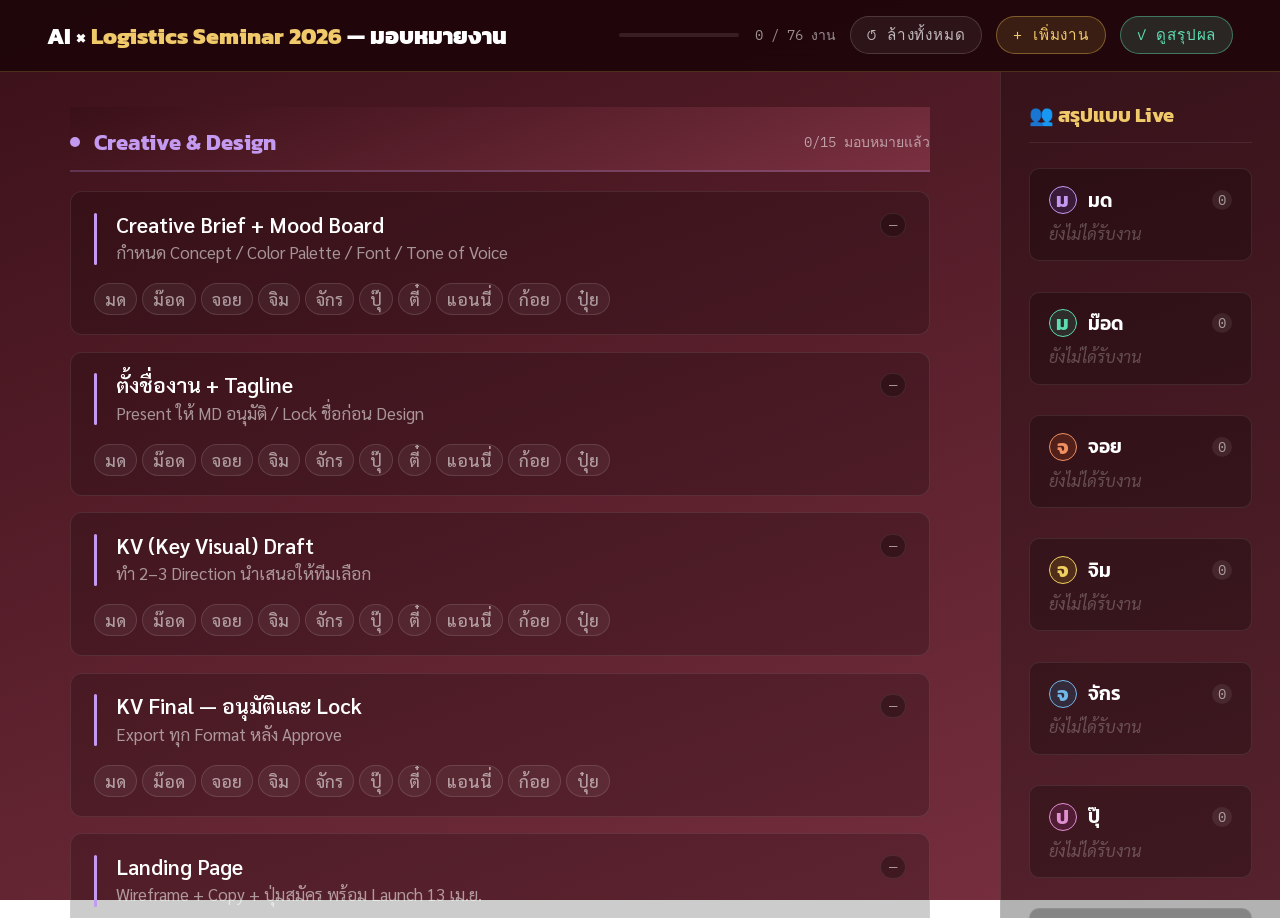
<file: index.html>
<!DOCTYPE html>
<html lang="th">
<head>
<meta charset="UTF-8">
<meta name="viewport" content="width=device-width, initial-scale=1.0">
<title>AI × Logistics — มอบหมายงาน</title>
<link href="https://fonts.googleapis.com/css2?family=Kanit:wght@300;400;500;600;700;800&family=Sarabun:wght@300;400;500;600;700&family=IBM+Plex+Mono:wght@400;600&display=swap" rel="stylesheet">
<style>
:root {
  --bg1: #3a1018;
  --bg2: #7a3040;
  --gold: #d4a843;
  --gold-light: #f0c96a;
  --surface: rgba(0,0,0,0.25);
  --border: rgba(255,255,255,0.09);
  --dim: rgba(255,255,255,0.55);
  --c-creative:  #c49af0;
  --c-speaker:   #5edcb0;
  --c-logistics: #f09060;
  --c-sales:     #f0d060;
  --c-meeting:   #70b8e8;
  --c-venue:     #e090d0;
}
* { margin:0; padding:0; box-sizing:border-box; }
html { font-size: 23.4px; }
body {
  font-family: 'Sarabun', sans-serif;
  background: linear-gradient(160deg, var(--bg1) 0%, var(--bg2) 100%);
  background-attachment: fixed;
  color: #fff;
  min-height: 100vh;
}

/* ── TOPBAR ── */
.topbar {
  position: sticky; top: 0; z-index: 50;
  display: flex; align-items: center; justify-content: space-between;
  padding: 0.7rem 2rem;
  background: rgba(30,6,10,0.92);
  backdrop-filter: blur(16px);
  border-bottom: 1px solid rgba(212,168,67,0.25);
  gap: 1rem;
}
.top-brand { font-family:'Kanit',sans-serif; font-weight:800; font-size:1rem; }
.top-brand span { color: var(--gold-light); }
.top-actions { display:flex; gap:0.6rem; align-items:center; }

.btn {
  font-family:'IBM Plex Mono',monospace; font-size:0.65rem; letter-spacing:0.8px;
  padding: 6px 16px; border-radius:100px; cursor:pointer; transition: all 0.18s;
  border: 1px solid;
}
.btn-ghost { background:rgba(255,255,255,0.06); border-color:rgba(255,255,255,0.15); color:rgba(255,255,255,0.7); }
.btn-ghost:hover { background:rgba(255,255,255,0.12); color:#fff; }
.btn-gold { background:rgba(212,168,67,0.15); border-color:rgba(212,168,67,0.45); color:var(--gold-light); }
.btn-gold:hover { background:rgba(212,168,67,0.28); }
.btn-green { background:rgba(94,220,176,0.15); border-color:rgba(94,220,176,0.45); color:#5edcb0; }
.btn-green:hover { background:rgba(94,220,176,0.28); }

/* progress bar */
.progress-wrap {
  display:flex; align-items:center; gap:0.7rem;
  font-family:'IBM Plex Mono',monospace; font-size:0.6rem; color:var(--dim);
}
.progress-bar { width:120px; height:4px; background:rgba(255,255,255,0.1); border-radius:4px; overflow:hidden; }
.progress-fill { height:100%; background:var(--gold); border-radius:4px; transition:width 0.3s; }

/* ── LAYOUT ── */
.layout { display:flex; height:calc(100vh - 54px); }

/* LEFT: task list */
.main-col {
  flex:1; overflow-y:auto; padding:1.5rem 2rem;
}
.main-col::-webkit-scrollbar { width:4px; }
.main-col::-webkit-scrollbar-thumb { background:rgba(212,168,67,0.25); border-radius:4px; }
.inner { max-width:860px; margin:0 auto; }

/* RIGHT: summary */
.side-col {
  width:280px; flex-shrink:0;
  background:rgba(0,0,0,0.3);
  border-left:1px solid var(--border);
  overflow-y:auto; padding:1.2rem;
  display:flex; flex-direction:column; gap:0.8rem;
}
.side-col::-webkit-scrollbar { width:3px; }
.side-col::-webkit-scrollbar-thumb { background:rgba(212,168,67,0.2); border-radius:3px; }

/* ── DEPT GROUP ── */
.dept-group { margin-bottom:2rem; }
.dept-header {
  display:flex; align-items:center; gap:0.6rem;
  padding:0.5rem 0; margin-bottom:0.8rem;
  border-bottom: 2px solid;
  position: sticky; top: -1px;
  background: linear-gradient(160deg, var(--bg1) 0%, var(--bg2) 100%);
  z-index: 10;
  padding-top: 0.8rem;
}
.dept-dot { width:10px; height:10px; border-radius:50%; flex-shrink:0; }
.dept-name { font-family:'Kanit',sans-serif; font-weight:700; font-size:0.95rem; }
.dept-progress { margin-left:auto; font-family:'IBM Plex Mono',monospace; font-size:0.6rem; color:var(--dim); }

/* ── TASK CARD ── */
.task-card {
  background: rgba(0,0,0,0.2);
  border: 1px solid var(--border);
  border-radius:12px;
  margin-bottom:0.7rem;
  overflow:hidden;
  transition: border-color 0.2s;
}
.task-card.has-assign { border-color: rgba(212,168,67,0.25); }

.task-top {
  display:flex; align-items:flex-start; gap:0.8rem;
  padding: 0.8rem 1rem;
}
.task-left-bar { width:3px; border-radius:2px; flex-shrink:0; align-self:stretch; margin-top:2px; }
.task-info { flex:1; }
.task-title { font-weight:600; font-size:0.9rem; line-height:1.35; margin-bottom:2px; }
.task-detail { font-size:0.72rem; color:var(--dim); line-height:1.4; }
.task-assign-count {
  flex-shrink:0;
  font-family:'IBM Plex Mono',monospace; font-size:0.58rem;
  background:rgba(0,0,0,0.3); border:1px solid var(--border);
  padding:2px 8px; border-radius:100px; color:var(--dim); white-space:nowrap;
  margin-top:2px;
}
.task-assign-count.has-n { background:rgba(212,168,67,0.1); border-color:rgba(212,168,67,0.3); color:var(--gold-light); }

/* member chips row */
.member-row {
  display:flex; flex-wrap:wrap; gap:5px;
  padding: 0 1rem 0.8rem 1rem;
}

.mem-chip {
  display:inline-flex; align-items:center; gap:4px;
  font-family:'Sarabun',sans-serif; font-size:0.72rem; font-weight:500;
  padding: 4px 10px;
  border-radius:100px;
  border: 1.5px solid rgba(255,255,255,0.12);
  background: rgba(255,255,255,0.05);
  color: rgba(255,255,255,0.55);
  cursor:pointer;
  transition: all 0.15s;
  user-select:none;
}
.mem-chip:hover { background:rgba(255,255,255,0.1); color:rgba(255,255,255,0.85); border-color:rgba(255,255,255,0.25); }
.mem-chip.selected {
  color: #1a0608;
  font-weight:700;
  border-color: transparent;
}
.mem-chip .check-icon { display:none; font-size:0.65rem; }
.mem-chip.selected .check-icon { display:inline; }

/* ── SUMMARY SIDEBAR ── */
.side-title {
  font-family:'Kanit',sans-serif; font-weight:700; font-size:0.85rem;
  color:var(--gold-light); padding-bottom:0.5rem;
  border-bottom:1px solid rgba(255,255,255,0.08); margin-bottom:0.3rem;
}
.member-summary-card {
  background:rgba(0,0,0,0.25); border:1px solid var(--border);
  border-radius:10px; padding:0.7rem 0.8rem; margin-bottom:0.5rem;
}
.ms-header { display:flex; align-items:center; gap:0.5rem; margin-bottom:0.35rem; }
.ms-avatar {
  width:28px; height:28px; border-radius:50%;
  display:flex; align-items:center; justify-content:center;
  font-family:'Kanit',sans-serif; font-weight:700; font-size:0.85rem;
  flex-shrink:0; border:1.5px solid;
}
.ms-name { font-family:'Kanit',sans-serif; font-weight:600; font-size:0.82rem; flex:1; }
.ms-count {
  font-family:'IBM Plex Mono',monospace; font-size:0.58rem;
  padding:1px 6px; border-radius:100px; background:rgba(255,255,255,0.08); color:var(--dim);
}
.ms-tasks { display:flex; flex-wrap:wrap; gap:3px; }
.ms-task-tag {
  font-size:0.62rem; padding:2px 6px; border-radius:5px;
  background:rgba(255,255,255,0.06); color:rgba(255,255,255,0.65);
  border:1px solid rgba(255,255,255,0.08);
  max-width:100%; overflow:hidden; text-overflow:ellipsis; white-space:nowrap;
}
.ms-empty { font-size:0.7rem; color:rgba(255,255,255,0.25); font-style:italic; }

/* ── GANTT ── */
.gtab {
  font-family:'IBM Plex Mono',monospace; font-size:0.6rem; letter-spacing:0.5px;
  padding:4px 12px; border-radius:100px; border:none;
  background:transparent; color:rgba(255,255,255,0.45); cursor:pointer; transition:all 0.15s;
}
.gtab.active-gtab { background:rgba(212,168,67,0.2); color:var(--gold-light); }
.gperson-chip {
  font-family:'Sarabun',sans-serif; font-size:0.68rem; font-weight:600;
  padding:3px 10px; border-radius:100px; border:1.5px solid rgba(255,255,255,0.12);
  background:rgba(255,255,255,0.05); color:rgba(255,255,255,0.5);
  cursor:pointer; transition:all 0.15s; user-select:none;
}
.gperson-chip.gp-active { color:#1a0608; border-color:transparent; font-weight:700; }
.gantt-table { width:100%; border-collapse:collapse; font-size:0.75rem; }
.gantt-table th {
  font-family:'IBM Plex Mono',monospace; font-size:0.55rem; letter-spacing:1px;
  color:rgba(255,255,255,0.4); font-weight:400; padding:6px 8px;
  border-bottom:1px solid rgba(255,255,255,0.08); white-space:nowrap;
  text-align:center; background:rgba(0,0,0,0.25);
}
.gantt-table th.col-task { text-align:left; width:220px; position:sticky; left:0; background:rgba(20,5,8,0.97); z-index:5; }
.gantt-table td { padding:3px 0; border-bottom:1px solid rgba(255,255,255,0.04); vertical-align:middle; }
.gantt-table td.col-task {
  padding:5px 10px; position:sticky; left:0; background:rgba(20,5,8,0.95); z-index:4;
  font-size:0.72rem; line-height:1.35;
}
.gantt-table tr:hover td { background:rgba(255,255,255,0.025); }
.gantt-table tr:hover td.col-task { background:rgba(20,5,8,0.98); }
.gantt-dept-row td {
  font-family:'Kanit',sans-serif; font-weight:700; font-size:0.72rem;
  padding:8px 10px 4px; color:rgba(255,255,255,0.5); background:rgba(0,0,0,0.2);
}
.gantt-dept-row td.col-task { background:rgba(10,2,5,0.98); }
.gbar-cell { padding:3px 2px !important; }
.gbar {
  height:18px; border-radius:4px; position:relative;
  display:flex; align-items:center; padding:0 5px;
  font-family:'IBM Plex Mono',monospace; font-size:0.5rem; white-space:nowrap;
  overflow:hidden; transition:opacity 0.2s;
  cursor:default;
}
.gbar:hover { filter:brightness(1.2); }
.gbar-label { overflow:hidden; text-overflow:ellipsis; color:rgba(0,0,0,0.8); font-weight:600; }
.today-col { background:rgba(212,168,67,0.08) !important; }
.today-header { color:var(--gold-light) !important; font-weight:600 !important; }
.assignees-tag {
  font-size:0.6rem; color:rgba(255,255,255,0.45);
  margin-top:1px; white-space:nowrap; overflow:hidden; text-overflow:ellipsis;
}
/* ── BAR CHART ── */
.chart-wrap {
  display: flex;
  align-items: flex-end;
  gap: 0.7rem;
  height: 220px;
  padding: 0 0.5rem;
  position: relative;
}
.chart-gridlines {
  position: absolute;
  inset: 0;
  display: flex;
  flex-direction: column;
  justify-content: space-between;
  pointer-events: none;
  padding-bottom: 36px;
}
.chart-gridline {
  border-top: 1px dashed rgba(255,255,255,0.07);
  width: 100%;
  position: relative;
}
.chart-gridline-label {
  position: absolute;
  right: calc(100% + 6px);
  top: -8px;
  font-family: 'IBM Plex Mono', monospace;
  font-size: 0.55rem;
  color: rgba(255,255,255,0.25);
  white-space: nowrap;
}
.chart-col {
  flex: 1;
  display: flex;
  flex-direction: column;
  align-items: center;
  justify-content: flex-end;
  gap: 6px;
  height: 100%;
}
.chart-bar-wrap {
  width: 100%;
  display: flex;
  flex-direction: column;
  align-items: center;
  justify-content: flex-end;
  flex: 1;
}
.chart-bar {
  width: 72%;
  border-radius: 6px 6px 0 0;
  transition: height 0.6s cubic-bezier(0.34,1.56,0.64,1);
  position: relative;
  min-height: 4px;
  cursor: default;
}
.chart-bar:hover { filter: brightness(1.15); }
.chart-val {
  font-family: 'Kanit', sans-serif;
  font-weight: 700;
  font-size: 0.85rem;
  margin-bottom: 4px;
  transition: all 0.3s;
}
.chart-name {
  font-family: 'Sarabun', sans-serif;
  font-size: 0.72rem;
  color: rgba(255,255,255,0.7);
  text-align: center;
  white-space: nowrap;
}
.chart-dept-dots {
  display: flex;
  flex-wrap: wrap;
  justify-content: center;
  gap: 2px;
  max-width: 100%;
  margin-top: 4px;
}
.chart-dept-dot { width: 5px; height: 5px; border-radius: 50%; }

/* ── SUMMARY MODAL ── */
.modal-bg {
  display:none; position:fixed; inset:0;
  background:rgba(0,0,0,0.85); z-index:200;
  overflow-y:auto; padding:2rem 1rem;
}
.modal-box {
  max-width:820px; margin:0 auto;
  background: linear-gradient(160deg,#2a0c10,#5a2030);
  border:1px solid rgba(212,168,67,0.25);
  border-radius:18px; overflow:hidden;
}
.modal-header {
  display:flex; align-items:center; justify-content:space-between;
  padding:1.2rem 1.5rem;
  border-bottom:1px solid rgba(255,255,255,0.08);
}
.modal-title { font-family:'Kanit',sans-serif; font-weight:800; font-size:1.1rem; }
.modal-body { padding:1.5rem; }

/* summary by person */
.sum-grid { display:grid; grid-template-columns:repeat(auto-fill,minmax(260px,1fr)); gap:1rem; }
.sum-card {
  background:rgba(0,0,0,0.3); border:1px solid rgba(255,255,255,0.08);
  border-radius:12px; overflow:hidden;
}
.sum-card-header {
  display:flex; align-items:center; gap:0.6rem;
  padding:0.8rem 1rem; border-bottom:1px solid rgba(255,255,255,0.06);
}
.sum-avatar {
  width:34px; height:34px; border-radius:50%;
  display:flex; align-items:center; justify-content:center;
  font-family:'Kanit',sans-serif; font-weight:700; font-size:1rem;
  flex-shrink:0; border:2px solid;
}
.sum-name { font-family:'Kanit',sans-serif; font-weight:700; font-size:0.9rem; flex:1; }
.sum-n { font-family:'IBM Plex Mono',monospace; font-size:0.6rem; color:var(--gold-light); background:rgba(212,168,67,0.12); padding:2px 8px; border-radius:100px; }
.sum-tasks { padding:0.7rem 1rem; }
.sum-task-row {
  display:flex; gap:0.5rem; align-items:flex-start;
  padding:0.3rem 0; border-bottom:1px solid rgba(255,255,255,0.04); font-size:0.75rem;
}
.sum-task-row:last-child { border:none; }
.sum-dot { width:6px; height:6px; border-radius:50%; flex-shrink:0; margin-top:5px; }
.sum-no-tasks { font-size:0.72rem; color:rgba(255,255,255,0.25); font-style:italic; padding:0.5rem 0; }

/* unassigned warning */
.unassigned-section { margin-top:1.5rem; }
.unassigned-title {
  font-family:'Kanit',sans-serif; font-weight:700; font-size:0.85rem;
  color:#f09060; margin-bottom:0.7rem; display:flex; align-items:center; gap:0.5rem;
}
.unassigned-row {
  display:flex; align-items:center; gap:0.6rem;
  padding:0.5rem 0.8rem; background:rgba(240,144,96,0.07);
  border:1px solid rgba(240,144,96,0.2); border-radius:8px; margin-bottom:0.4rem;
  font-size:0.78rem;
}
</style>
</head>
<body>

<!-- TOPBAR -->
<div class="topbar">
  <div class="top-brand">AI × <span>Logistics Seminar 2026</span> — มอบหมายงาน</div>
  <div class="top-actions">
    <div class="progress-wrap">
      <div class="progress-bar"><div class="progress-fill" id="progressFill" style="width:0%"></div></div>
      <span id="progressLabel">0 / 47 งาน</span>
    </div>
    <button class="btn btn-ghost" onclick="clearAll()">↺ ล้างทั้งหมด</button>
    <button class="btn btn-gold" onclick="openAddTask()">+ เพิ่มงาน</button>
    <button class="btn btn-green" onclick="openSummary()">✓ ดูสรุปผล</button>
  </div>
</div>

<!-- LAYOUT -->
<div class="layout">

  <!-- MAIN: tasks -->
  <div class="main-col">
    <div class="inner" id="taskList"></div>
    <!-- BAR CHART — appears when all tasks assigned -->
    <div class="inner" id="chartSection" style="display:none;padding-bottom:2rem">
      <div style="border-top:2px solid rgba(212,168,67,0.25);margin:2rem 0 1.5rem;padding-top:1.5rem">
        <div style="font-family:'IBM Plex Mono',monospace;font-size:0.6rem;letter-spacing:3px;color:var(--gold);margin-bottom:0.3rem">TEAM WORKLOAD</div>
        <div style="font-family:'Kanit',sans-serif;font-weight:800;font-size:1.1rem;margin-bottom:0.2rem">จำนวนงานของแต่ละคน</div>
        <div style="font-size:0.75rem;color:var(--dim)">มอบหมายงานครบ 47 งานแล้ว — ตรวจสอบ workload ของทีม</div>
      </div>
      <div id="barChart"></div>
    </div>

    <!-- GANTT CHART — always visible after bar chart -->
    <div class="inner" id="ganttSection" style="display:none;padding-bottom:3rem">
      <div style="border-top:2px solid rgba(212,168,67,0.25);margin:2rem 0 1.5rem;padding-top:1.5rem;display:flex;align-items:flex-end;justify-content:space-between;flex-wrap:wrap;gap:1rem">
        <div>
          <div style="font-family:'IBM Plex Mono',monospace;font-size:0.6rem;letter-spacing:3px;color:var(--gold);margin-bottom:0.3rem">PROJECT TIMELINE</div>
          <div style="font-family:'Kanit',sans-serif;font-weight:800;font-size:1.1rem;margin-bottom:0.2rem">Gantt Chart — AI × Logistics Seminar 2026</div>
          <div style="font-size:0.75rem;color:var(--dim)">กดชื่อคนเพื่อ filter เฉพาะงานของคนนั้น · Today = เส้นทอง</div>
        </div>
        <div style="display:flex;gap:0.5rem;align-items:center;flex-wrap:wrap">
          <!-- Person filter -->
          <div id="ganttPersonFilter" style="display:flex;gap:4px;flex-wrap:wrap"></div>
          <div style="width:1px;height:24px;background:rgba(255,255,255,0.15)"></div>
          <!-- View toggle -->
          <div style="display:flex;background:rgba(0,0,0,0.3);border:1px solid rgba(255,255,255,0.12);border-radius:100px;padding:3px;gap:2px">
            <button id="btnMonth" class="gtab active-gtab" onclick="setGanttView('month')">รายเดือน</button>
            <button id="btnWeek"  class="gtab" onclick="setGanttView('week')">รายสัปดาห์</button>
          </div>
        </div>
      </div>
      <div style="overflow-x:auto;border-radius:12px">
        <div id="ganttChart" style="min-width:900px"></div>
      </div>
    </div>
  </div>

  <!-- SIDE: live summary -->
  <div class="side-col" id="sideSummary"></div>

</div>

<!-- ADD TASK MODAL -->
<div class="modal-bg" id="addTaskModal">
  <div class="modal-box" style="max-width:500px">
    <div class="modal-header">
      <div>
        <div style="font-family:'IBM Plex Mono',monospace;font-size:0.55rem;letter-spacing:3px;color:var(--gold);margin-bottom:3px">NEW TASK</div>
        <div class="modal-title">เพิ่มงานใหม่</div>
      </div>
      <button class="btn btn-ghost" onclick="closeAddTask()">✕ ปิด</button>
    </div>
    <div class="modal-body" style="display:flex;flex-direction:column;gap:1rem">

      <!-- Task name -->
      <div>
        <label style="font-family:'IBM Plex Mono',monospace;font-size:0.6rem;letter-spacing:1px;color:var(--gold);display:block;margin-bottom:6px">ชื่องาน *</label>
        <input id="newTaskName" type="text" placeholder="เช่น ออกแบบ Email Template..."
          style="width:100%;background:rgba(0,0,0,0.3);border:1px solid rgba(255,255,255,0.15);border-radius:8px;padding:10px 14px;color:white;font-family:'Sarabun',sans-serif;font-size:0.9rem;outline:none;transition:border-color 0.2s"
          onfocus="this.style.borderColor='rgba(212,168,67,0.5)'" onblur="this.style.borderColor='rgba(255,255,255,0.15)'"
          onkeydown="if(event.key==='Enter')document.getElementById('newTaskDetail').focus()">
      </div>

      <!-- Detail -->
      <div>
        <label style="font-family:'IBM Plex Mono',monospace;font-size:0.6rem;letter-spacing:1px;color:var(--gold);display:block;margin-bottom:6px">รายละเอียด <span style="color:var(--dim)">(ไม่บังคับ)</span></label>
        <input id="newTaskDetail" type="text" placeholder="เช่น ทำ template HTML สำหรับ newsletter รายเดือน..."
          style="width:100%;background:rgba(0,0,0,0.3);border:1px solid rgba(255,255,255,0.15);border-radius:8px;padding:10px 14px;color:white;font-family:'Sarabun',sans-serif;font-size:0.9rem;outline:none;transition:border-color 0.2s"
          onfocus="this.style.borderColor='rgba(212,168,67,0.5)'" onblur="this.style.borderColor='rgba(255,255,255,0.15)'">
      </div>

      <!-- Dept -->
      <div>
        <label style="font-family:'IBM Plex Mono',monospace;font-size:0.6rem;letter-spacing:1px;color:var(--gold);display:block;margin-bottom:8px">ฝ่ายงาน *</label>
        <div style="display:flex;flex-wrap:wrap;gap:6px" id="deptPicker">
          <!-- rendered by JS -->
        </div>
      </div>

      <!-- Date range -->
      <div style="display:grid;grid-template-columns:1fr 1fr;gap:0.7rem">
        <div>
          <label style="font-family:'IBM Plex Mono',monospace;font-size:0.6rem;letter-spacing:1px;color:var(--gold);display:block;margin-bottom:6px">วันเริ่ม <span style="color:var(--dim)">(ไม่บังคับ)</span></label>
          <input id="newTaskStart" type="date" min="2026-03-13" max="2026-06-19"
            style="width:100%;background:rgba(0,0,0,0.3);border:1px solid rgba(255,255,255,0.15);border-radius:8px;padding:8px 10px;color:white;font-family:'IBM Plex Mono',monospace;font-size:0.72rem;outline:none;color-scheme:dark">
        </div>
        <div>
          <label style="font-family:'IBM Plex Mono',monospace;font-size:0.6rem;letter-spacing:1px;color:var(--gold);display:block;margin-bottom:6px">วันสิ้นสุด <span style="color:var(--dim)">(ไม่บังคับ)</span></label>
          <input id="newTaskEnd" type="date" min="2026-03-13" max="2026-06-20"
            style="width:100%;background:rgba(0,0,0,0.3);border:1px solid rgba(255,255,255,0.15);border-radius:8px;padding:8px 10px;color:white;font-family:'IBM Plex Mono',monospace;font-size:0.72rem;outline:none;color-scheme:dark">
        </div>
      </div>

      <!-- error msg -->
      <div id="addTaskError" style="display:none;background:rgba(240,96,96,0.15);border:1px solid rgba(240,96,96,0.3);border-radius:8px;padding:8px 12px;font-size:0.75rem;color:#f08080"></div>

      <!-- Confirm -->
      <div style="display:flex;justify-content:flex-end;gap:0.6rem;padding-top:0.3rem">
        <button class="btn btn-ghost" onclick="closeAddTask()">ยกเลิก</button>
        <button class="btn btn-gold" onclick="confirmAddTask()">+ เพิ่มงานนี้</button>
      </div>

    </div>
  </div>
</div>
<div class="modal-bg" id="summaryModal">
  <div class="modal-box">
    <div class="modal-header">
      <div>
        <div style="font-family:'IBM Plex Mono',monospace;font-size:0.55rem;letter-spacing:3px;color:var(--gold);margin-bottom:3px">สรุปผลการมอบหมายงาน</div>
        <div class="modal-title">AI × Logistics Seminar 2026</div>
      </div>
      <button class="btn btn-ghost" onclick="closeSummary()">✕ ปิด</button>
    </div>
    <div class="modal-body" id="summaryContent"></div>
  </div>
</div>

<script>
// ══════════════════════════════════════
// TEAM
// ══════════════════════════════════════
const MEMBERS = [
  { name:'มด',   color:'#c49af0', bg:'rgba(124,80,220,0.18)' },
  { name:'ม๊อด', color:'#5edcb0', bg:'rgba(46,180,138,0.18)' },
  { name:'จอย',  color:'#f09060', bg:'rgba(220,100,40,0.18)' },
  { name:'จิม',  color:'#f0d060', bg:'rgba(200,160,20,0.18)' },
  { name:'จักร', color:'#70b8e8', bg:'rgba(40,140,200,0.18)' },
  { name:'ปุ๊',  color:'#e090d0', bg:'rgba(180,60,160,0.18)' },
  { name:'ตี๋',  color:'#80e080', bg:'rgba(40,180,40,0.18)'  },
  { name:'แอนนี่',color:'#f08080',bg:'rgba(200,40,40,0.18)'  },
  { name:'ก้อย', color:'#80c8f0', bg:'rgba(20,120,180,0.18)' },
  { name:'ปุ๋ย', color:'#f0b060', bg:'rgba(200,120,20,0.18)' },
];

// ══════════════════════════════════════
// TASKS DATA
// ══════════════════════════════════════
const DEPTS = [
  { id:'creative', name:'Creative & Design', color:'#c49af0',
    tasks:[
      {id:'cr1',  t:'Creative Brief + Mood Board',        d:'กำหนด Concept / Color Palette / Font / Tone of Voice'},
      {id:'cr2',  t:'ตั้งชื่องาน + Tagline',              d:'Present ให้ MD อนุมัติ / Lock ชื่อก่อน Design'},
      {id:'cr3',  t:'KV (Key Visual) Draft',              d:'ทำ 2–3 Direction นำเสนอให้ทีมเลือก'},
      {id:'cr4',  t:'KV Final — อนุมัติและ Lock',         d:'Export ทุก Format หลัง Approve'},
      {id:'cr5',  t:'Landing Page',                       d:'Wireframe + Copy + ปุ่มสมัคร พร้อม Launch 13 เม.ย.'},
      {id:'cr6',  t:'Facebook Cover + Profile + Template',d:'Template โพสต์ทุก Format: Square / Portrait / Story'},
      {id:'cr7',  t:'LinkedIn Banner + Profile วิทยากร', d:'Graphic แนะนำวิทยากร 3 ท่าน / Copy ไทย-อังกฤษ'},
      {id:'cr8',  t:'Content Plan เม.ย. ล่วงหน้า',       d:'วาง Content Calendar / เขียน Copy ล่วงหน้า 50%'},
      {id:'cr9',  t:'Teaser Content 3 ชุด (Pre-Launch)', d:'Teaser 1–3 ก่อนเปิดขาย Early Bird'},
      {id:'cr10', t:'Facebook Ads Creative',              d:'ทำ Ad 3–4 แบบ A/B Test / Target ผู้จัดการ + เจ้าของธุรกิจ'},
      {id:'cr11', t:'Design สิ่งพิมพ์ทั้งหมด',           d:'Banner / Certificate / Name Tag / Handout / Table Number'},
      {id:'cr12', t:'Content พ.ค. — Push ขายหนัก',      d:'Social Proof / BTS การเตรียมงาน / Urgency'},
      {id:'cr13', t:'Line OA Broadcasts ทุกชุด',          d:'Reminder 4 ชุด: Early / Program / เตรียมตัว / วันก่อนงาน'},
      {id:'cr14', t:'Countdown Content 2 สัปดาห์สุดท้าย',d:'โพสต์ทุกวัน Preview หัวข้อ / Quote วิทยากร'},
      {id:'cr15', t:'Live Content วันงาน',                d:'Caption + Story Template + Hashtag พร้อมใช้ทันที'},
    ]
  },
  { id:'speaker', name:'Speaker & Content', color:'#5edcb0',
    tasks:[
      {id:'sp1', t:'ส่ง Brief วิทยากรทั้ง 3 ท่าน',     d:'Outline เนื้อหา / ระยะเวลา / ขอ Bio + รูปภาพ'},
      {id:'sp2', t:'เซ็นสัญญาวิทยากร',                  d:'ดร.ธรรณพ 25,000 ฿ — เตรียมสัญญาและนัดเซ็น'},
      {id:'sp3', t:'ส่ง Workshop Blueprint',             d:'Prompt Template + Exercise + ซักซ้อมกับ Facilitator'},
      {id:'sp4', t:'รับ Presentation Draft + Review',    d:'รับไฟล์ / Review / ส่ง Feedback / ตรวจ Branding'},
      {id:'sp5', t:'รับ Presentation Final + Lock',      d:'Deadline 13 มิ.ย. / Backup USB + Cloud ทุกไฟล์'},
      {id:'sp6', t:'เขียน Script พิธีกร',                d:'Opening / Closing / Run of Show ทั้งวัน'},
    ]
  },
  { id:'logistics', name:'Logistics & Production', color:'#f09060',
    tasks:[
      {id:'lg1', t:'Book ห้อง S31 อย่างเป็นทางการ',    d:'วางมัดจำ / ขอ Floor Plan / เช็ค WiFi + AV'},
      {id:'lg2', t:'ออกแบบ Welcome Pack',               d:'กำหนด Item / Quote โรงพิมพ์ 3 เจ้า / ออกแบบถุงผ้า'},
      {id:'lg3', t:'สั่งพิมพ์ทั้งหมด',                  d:'ส่ง Artwork Final / 100 ชุด + สำรอง ระยะ 2–3 อาทิตย์'},
      {id:'lg4', t:'รับของพิมพ์ + ตรวจ QC',             d:'ตรวจทุกชิ้น / แจ้งแก้ถ้าผิด / ก่อนงาน 3 สัปดาห์'},
      {id:'lg5', t:'จัดหาอุปกรณ์ Tech',                 d:'Router WiFi 2 / Extension 25 ชุด / Hotspot 5 / HDMI'},
      {id:'lg6', t:'Pack Welcome Pack 100 ชุด',         d:'เรียง A–Z / แปะชื่อ / พิมพ์ Certificate / ใส่กล่อง'},
      {id:'lg7', t:'Setup ห้องงาน 18 มิ.ย.',            d:'ติด Banner / วาง Extension / Setup Router / วางของ'},
    ]
  },
  { id:'sales', name:'Sales & Marketing', color:'#f0d060',
    tasks:[
      {id:'sl1', t:'เลือก Platform ขายตั๋ว',            d:'Eventpop / Google Form + Promptpay / ตั้งราคา'},
      {id:'sl2', t:'Launch Early Bird 3,000 ฿',         d:'13 เม.ย. 09:00 — โพสต์ทุก Channel / ยิง Ads'},
      {id:'sl3', t:'ปิด Early Bird + เปิด General',     d:'12 พ.ค. — โพสต์ Urgency / Countdown'},
      {id:'sl4', t:'Corporate Package 4,000 ฿/คน',     d:'เน้น HR/L&D 3+ คน ปิด 9 มิ.ย.'},
      {id:'sl5', t:'รายงานยอดขายรายสัปดาห์',            d:'Friday Report ทุกศุกร์ตลอด Campaign'},
    ]
  },
  { id:'meeting', name:'การประชุม / Briefing', color:'#70b8e8',
    tasks:[
      {id:'mt1', t:'Kick-off Meeting ทุกฝ่าย',          d:'ศุกร์ 13 มี.ค. — วาง Master Timeline / แบ่งหน้าที่'},
      {id:'mt2', t:'Weekly Meeting ทุกพฤหัส 10:00',     d:'14 ครั้ง ตั้งแต่ 20 มี.ค. — Update + ตัดสินใจ'},
      {id:'mt3', t:'Briefing ช่างภาพ',                  d:'เสาร์ 19 เม.ย. — Shot List / Style / Deliverable 48 ชม.'},
      {id:'mt4', t:'Full Team Briefing',                 d:'เสาร์ 14 มิ.ย. ครึ่งวัน — Walk-through Run of Show'},
      {id:'mt5', t:'จัดทำ Master Timeline',              d:'สร้างและ maintain ตาราง Timeline ทั้งโครงการ'},
      {id:'mt6', t:'ติดตาม Budget + P&L',               d:'Track ค่าใช้จ่าย / รายงาน MD / Alert เมื่อเกิน Budget'},
    ]
  },
  { id:'venue', name:'Venue & Tech Test', color:'#e090d0',
    tasks:[
      {id:'vn1', t:'ประสานงาน S31 — WiFi + AV',        d:'ยืนยัน Device capacity / ขอ Equipment list'},
      {id:'vn2', t:'Test จอ + เสียง ที่ S31',            d:'เสาร์ 14 มิ.ย. — Laptop / ไมค์ / Router / Extension'},
      {id:'vn3', t:'Setup Router WiFi + Hotspot',        d:'2 ตัว / Hotspot 5 เครื่อง / Test 90 Device พร้อมกัน'},
      {id:'vn4', t:'ดูแล Registration Desk',             d:'iPad check-in / Welcome Pack A–Z / QR poster'},
      {id:'vn5', t:'ดูแลช่างภาพและสื่อ',                d:'Coordinate / Photo delivery 48 ชม. / Highlight VDO'},
    ]
  },
  { id:'mc', name:'พิธีกร / MC', color:'#ffd166',
    tasks:[
      {id:'mc1', t:'เตรียม Script พิธีกร + Run of Show',   d:'ศึกษา Agenda / เขียน Script Opening–Closing / ส่งให้ PM Review ก่อน 13 มิ.ย.'},
      {id:'mc2', t:'ซักซ้อม Rehearsal กับวิทยากร',        d:'18 มิ.ย. ที่ S31 — ซักซ้อม Transition / ช่วงเวลา / Cue เข้า-ออก แต่ละ Session'},
      {id:'mc3', t:'ดำเนินรายการวันงาน 08:30–17:00',      d:'Opening / แนะนำวิทยากร / เชื่อม Session / Panel Discussion / ปิดงาน / มอบ Certificate'},
    ]
  },
  { id:'sponsor', name:'Sponsorship Liaison', color:'#a8dadc',
    tasks:[
      {id:'sp_1', t:'จัดทำ Sponsorship Package + Deck',     d:'ออกแบบ Package Platinum/Gold/Silver / เตรียม Deck นำเสนอ Sponsor'},
      {id:'sp_2', t:'ติดต่อและเจรจา Sponsor เป้าหมาย',    d:'ส่ง Deck / ติดตาม / ปิดดีล ก่อน 10 พ.ค.'},
      {id:'sp_3', t:'รวบรวม Logo + ข้อมูล Sponsor',        d:'ขอไฟล์ Logo ความละเอียดสูง / Bio / ส่งให้ทีม Creative ใส่ KV'},
      {id:'sp_4', t:'ประสานงานวางบูธ Sponsor',             d:'กำหนด Layout บูธ / ส่ง Spec ให้ Sponsor / ยืนยันขนาดและตำแหน่ง'},
      {id:'sp_5', t:'จัดคิวและเวลา Sponsor ขึ้นพูด',      d:'กำหนด Slot ใน Agenda / แจ้ง Script / ประสาน MC วันงาน'},
      {id:'sp_6', t:'ดูแล Sponsor วันงาน + ส่ง Thank You', d:'ต้อนรับ Sponsor / ส่ง Report หลังงาน / ขอบคุณเป็นทางการ'},
    ]
  },
  { id:'admin', name:'Customer Support & Admin', color:'#f4a261',
    tasks:[
      {id:'ad1', t:'ตั้งระบบตอบ LINE OA',                  d:'ตั้ง Auto-reply / กำหนดคนดูแล / วาง FAQ เรื่องการสมัคร ชำระเงิน'},
      {id:'ad2', t:'ตอบคำถามลูกค้าตลอด Campaign',          d:'ตอบ LINE / DM Facebook ทุกวันทำการ ภายใน 2 ชม.'},
      {id:'ad3', t:'จัดทำและส่งใบเสร็จ / ใบกำกับภาษี',    d:'สำหรับลูกค้านิติบุคคล — สำคัญมากสำหรับลดหย่อน 200% / ส่งภายใน 7 วัน'},
      {id:'ad4', t:'ดูแลระบบลงทะเบียนและฐานข้อมูลผู้สมัคร',d:'Export รายชื่อ / ตรวจ Payment / อัปเดต List ทุกวัน'},
      {id:'ad5', t:'แจ้ง Reminder ผู้ลงทะเบียนก่อนงาน',   d:'Line Broadcast 3 รอบ: 1 อาทิตย์ / 3 วัน / เช้าวันงาน'},
    ]
  },
  { id:'facilitator', name:'Workshop Facilitators', color:'#b7e4c7',
    tasks:[
      {id:'fc1', t:'คัดเลือก Facilitator 4 คน',            d:'เลือกคนที่ใช้ AI และ Gemini เป็น / อธิบายเทคนิคเบื้องต้นได้'},
      {id:'fc2', t:'เตรียม Facilitator Guide + Cheat Sheet',d:'สรุปขั้นตอน Workshop ทั้งหมด / ปัญหาที่พบบ่อย + วิธีแก้'},
      {id:'fc3', t:'Briefing Facilitator ก่อนงาน',          d:'18 มิ.ย. — ซักซ้อม Exercise ทุกข้อ / แบ่งโซนโต๊ะรับผิดชอบ'},
      {id:'fc4', t:'ประจำโต๊ะช่วย Workshop วันงาน',         d:'14:30–16:15 — เดิน 4 คน / โซนละ ~20 คน / ช่วยแก้ปัญหา Tech เบื้องต้น'},
    ]
  },
  { id:'pdpa', name:'PDPA & Media Consent', color:'#cdb4db',
    tasks:[
      {id:'pd1', t:'จัดทำ PDPA Notice + Consent Form',      d:'ร่างข้อความแจ้งสิทธิ / ฟอร์มยินยอมถ่ายภาพ-วิดีโอ / ให้ Legal ตรวจ'},
      {id:'pd2', t:'ออกแบบป้าย PDPA Notice วันงาน',         d:'ป้ายตั้งหน้าห้อง / สไลด์แจ้งก่อนเริ่ม / QR Code Privacy Policy'},
      {id:'pd3', t:'ดูแลฐานข้อมูลผู้เข้าร่วมให้ถูกกฎหมาย', d:'เก็บเฉพาะข้อมูลที่จำเป็น / กำหนด Access / ทำลายหลังงาน 90 วัน'},
    ]
  },
  { id:'postevent', name:'Post-Event Engagement', color:'#ffb4a2',
    tasks:[
      {id:'pe1', t:'ส่งแบบประเมินความพึงพอใจ',              d:'Google Form / ส่งภายใน 2 ชม. หลังปิดงาน / Target: Response rate 60%+'},
      {id:'pe2', t:'ส่งไฟล์รูปภาพให้ผู้เข้าร่วม',           d:'Google Drive Link / คัดรูปสวย 50+ ใบ / ส่งภายใน 48 ชม. หลังงาน'},
      {id:'pe3', t:'ส่ง Thank You Note วิทยากรทุกท่าน',      d:'เมล + ของที่ระลึก / ส่งภายในวันจันทร์หลังงาน'},
      {id:'pe4', t:'ส่ง Thank You + Report ให้ Sponsor',     d:'สรุป Reach / จำนวนผู้เข้าร่วม / รูปบูธ / ส่งภายใน 1 สัปดาห์'},
      {id:'pe5', t:'สรุป Lessons Learned + AAR ทีมงาน',      d:'ประชุมสรุปงาน ภายใน 1 สัปดาห์ — สิ่งที่ดี / แก้ / ทำต่อ ครั้งหน้า'},
    ]
  },
  { id:'onsite', name:'On-site Coordinator', color:'#90e0ef',
    tasks:[
      {id:'oc1', t:'จัดทำ Day-of Timeline ละเอียด',          d:'Timeline ทุก 15 นาที ตั้งแต่ 07:00–18:00 / แจก Walkie-talkie ทีม'},
      {id:'oc2', t:'ประสานโรงแรม S31 วันงาน',                d:'ติดต่อ Coordinator โรงแรม / ดูแล Catering / แก้ปัญหาเฉพาะหน้า'},
      {id:'oc3', t:'ควบคุมเวลาและ Flow วันงาน',               d:'สัญญาณ Cue วิทยากร / เตือนเวลา / ประสาน MC ตลอดวัน'},
    ]
  },
  { id:'vip', name:'VIP & Speaker Hospitality', color:'#e9c46a',
    tasks:[
      {id:'vp1', t:'วางแผน รับ-ส่ง วิทยากรวันงาน',           d:'ยืนยันเวลา / รถรับ-ส่ง หรือ นัดจอด / ติดต่อล่วงหน้า 3 วัน'},
      {id:'vp2', t:'เตรียมห้อง Speaker Room + อาหาร',        d:'น้ำ / ขนม / ของว่าง / Charger / ป้ายชื่อ / Wifi Password'},
      {id:'vp3', t:'ดูแลวิทยากรตลอดวันงาน',                  d:'ประกบ 1 คนต่อ 1 วิทยากร / ตรวจ Slide ก่อนขึ้นพูด / ดูแลทุก Need'},
    ]
  },
];

// ══════════════════════════════════════
// STATE: assign[taskId] = Set of names
// ══════════════════════════════════════
const assign = {};
DEPTS.forEach(d => d.tasks.forEach(t => { assign[t.id] = new Set(); }));

// ══════════════════════════════════════
// RENDER TASKS
// ══════════════════════════════════════
function render() {
  const container = document.getElementById('taskList');
  let html = '';

  DEPTS.forEach(dept => {
    const assignedCount = dept.tasks.filter(t => assign[t.id].size > 0).length;
    html += `<div class="dept-group">
      <div class="dept-header" style="border-color:${dept.color}44">
        <div class="dept-dot" style="background:${dept.color}"></div>
        <div class="dept-name" style="color:${dept.color}">${dept.name}</div>
        <div class="dept-progress">${assignedCount}/${dept.tasks.length} มอบหมายแล้ว</div>
      </div>`;

    dept.tasks.forEach(task => {
      const selected = assign[task.id];
      const hasAny = selected.size > 0;

      html += `<div class="task-card${hasAny?' has-assign':''}" id="card-${task.id}">
        <div class="task-top">
          <div class="task-left-bar" style="background:${dept.color}"></div>
          <div class="task-info">
            <div class="task-title">${task.t}</div>
            <div class="task-detail">${task.d}</div>
          </div>
          <div class="task-assign-count${hasAny?' has-n':''}">${hasAny ? selected.size+' คน' : '—'}</div>
        </div>
        <div class="member-row">`;

      MEMBERS.forEach(m => {
        const isSel = selected.has(m.name);
        html += `<span class="mem-chip${isSel?' selected':''}"
          style="${isSel ? `background:${m.color};color:#1a0608;border-color:${m.color}` : ''}"
          onclick="toggle('${task.id}','${m.name}')">
          <span class="check-icon">✓</span>${m.name}
        </span>`;
      });

      html += `</div></div>`;
    });

    html += `</div>`;
  });

  container.innerHTML = html;
  updateProgress();
  renderSide();
}

// ══════════════════════════════════════
// TOGGLE
// ══════════════════════════════════════
function toggle(taskId, name) {
  if (assign[taskId].has(name)) assign[taskId].delete(name);
  else assign[taskId].add(name);
  render();
}

// ══════════════════════════════════════
// BAR CHART
// ══════════════════════════════════════
function renderChart() {
  const chartSection = document.getElementById('chartSection');
  const chartEl = document.getElementById('barChart');

  // Count tasks per member, also track dept breakdown
  const counts = {};
  const deptCounts = {}; // name -> { deptColor: count }
  MEMBERS.forEach(m => {
    counts[m.name] = 0;
    deptCounts[m.name] = {};
  });

  DEPTS.forEach(d => {
    d.tasks.forEach(t => {
      assign[t.id].forEach(name => {
        counts[name] = (counts[name] || 0) + 1;
        if (!deptCounts[name][d.color]) deptCounts[name][d.color] = 0;
        deptCounts[name][d.color]++;
      });
    });
  });

  const max = Math.max(...Object.values(counts), 1);
  const totalHeight = 160; // px for bar area

  // gridline steps
  const step = max <= 5 ? 1 : max <= 10 ? 2 : max <= 20 ? 4 : 5;
  const gridLines = [];
  for (let v = step; v <= max; v += step) gridLines.push(v);

  let html = `<div class="chart-wrap">
    <div class="chart-gridlines">`;
  // render gridlines bottom to top
  [...gridLines].reverse().forEach(v => {
    const pct = (v / max) * 100;
    html += `<div class="chart-gridline" style="margin-bottom:${pct < 100 ? 0 : 0}px">
      <span class="chart-gridline-label">${v}</span>
    </div>`;
  });
  html += `</div>`;

  MEMBERS.forEach(m => {
    const count = counts[m.name] || 0;
    const barH = max > 0 ? Math.round((count / max) * totalHeight) : 0;
    const depts = Object.entries(deptCounts[m.name] || {});

    html += `<div class="chart-col">
      <div class="chart-bar-wrap">
        <div class="chart-val" style="color:${m.color}">${count > 0 ? count : ''}</div>
        <div class="chart-bar" style="height:${barH}px;background:${m.color};opacity:0.85" title="${m.name}: ${count} งาน"></div>
      </div>
      <div class="chart-name">${m.name}</div>
      <div class="chart-dept-dots">
        ${depts.map(([color, n]) => Array(n).fill(`<div class="chart-dept-dot" style="background:${color}" title="${n} งาน"></div>`).join('')).join('')}
      </div>
    </div>`;
  });

  html += `</div>`;

  // avg line annotation
  const totalAssigned = Object.values(counts).reduce((a,b)=>a+b,0);
  const avg = (totalAssigned / MEMBERS.length).toFixed(1);
  html += `<div style="margin-top:1rem;display:flex;gap:1.5rem;flex-wrap:wrap;font-size:0.75rem;color:var(--dim)">
    <span>รวมทั้งหมด <strong style="color:white">${totalAssigned}</strong> task assignments</span>
    <span>เฉลี่ย <strong style="color:var(--gold-light)">${avg}</strong> งาน/คน</span>
    <span>สูงสุด <strong style="color:#5edcb0">${max}</strong> งาน</span>
  </div>
  <div style="margin-top:0.8rem;display:flex;flex-wrap:wrap;gap:0.5rem">
    ${DEPTS.map(d=>`<span style="display:flex;align-items:center;gap:4px;font-size:0.68rem;color:var(--dim)"><span style="width:8px;height:8px;border-radius:50%;background:${d.color};display:inline-block"></span>${d.name}</span>`).join('')}
  </div>`;

  chartEl.innerHTML = html;
}

// ══════════════════════════════════════
// PROGRESS
// ══════════════════════════════════════
function updateProgress() {
  let total = 0, assigned = 0;
  DEPTS.forEach(d => d.tasks.forEach(t => {
    total++;
    if (assign[t.id].size > 0) assigned++;
  }));
  const pct = Math.round(assigned/total*100);
  document.getElementById('progressFill').style.width = pct+'%';
  document.getElementById('progressLabel').textContent = `${assigned} / ${total} งาน`;

  // Show chart when all assigned
  const chartSection = document.getElementById('chartSection');
  if (assigned === total) {
    chartSection.style.display = 'block';
    renderChart();
    if (assigned === total && chartSection.dataset.scrolled !== '1') {
      chartSection.dataset.scrolled = '1';
      setTimeout(() => chartSection.scrollIntoView({ behavior:'smooth', block:'start' }), 300);
    }
  } else {
    chartSection.style.display = 'none';
    chartSection.dataset.scrolled = '';
  }
  maybeShowGantt();
}

// ══════════════════════════════════════
// SIDE SUMMARY (live)
// ══════════════════════════════════════
function getDeptForTask(tid) {
  return DEPTS.find(d => d.tasks.some(t => t.id === tid));
}
function getTask(tid) {
  for (const d of DEPTS) { const t = d.tasks.find(x => x.id === tid); if(t) return t; }
}

function renderSide() {
  let html = `<div class="side-title">👥 สรุปแบบ Live</div>`;
  MEMBERS.forEach(m => {
    const myTasks = [];
    DEPTS.forEach(d => d.tasks.forEach(t => {
      if (assign[t.id].has(m.name)) myTasks.push({ t, dept:d });
    }));
    html += `<div class="member-summary-card">
      <div class="ms-header">
        <div class="ms-avatar" style="background:${m.bg};border-color:${m.color};color:${m.color}">${m.name.charAt(0)}</div>
        <div class="ms-name">${m.name}</div>
        <div class="ms-count">${myTasks.length}</div>
      </div>
      <div class="ms-tasks">`;
    if (myTasks.length === 0) {
      html += `<span class="ms-empty">ยังไม่ได้รับงาน</span>`;
    } else {
      myTasks.slice(0,4).forEach(({t,dept}) => {
        html += `<span class="ms-task-tag" style="border-color:${dept.color}33;color:rgba(255,255,255,0.75)">${t.t}</span>`;
      });
      if (myTasks.length > 4) html += `<span class="ms-task-tag" style="color:var(--dim)">+${myTasks.length-4} อีก</span>`;
    }
    html += `</div></div>`;
  });
  document.getElementById('sideSummary').innerHTML = html;
}

// ══════════════════════════════════════
// ADD TASK
// ══════════════════════════════════════
let selectedDeptForNew = null;
let customTaskCounter = 0;

function openAddTask() {
  selectedDeptForNew = null;
  document.getElementById('newTaskName').value = '';
  document.getElementById('newTaskDetail').value = '';
  document.getElementById('newTaskStart').value = '';
  document.getElementById('newTaskEnd').value = '';
  document.getElementById('addTaskError').style.display = 'none';

  // render dept picker
  const picker = document.getElementById('deptPicker');
  picker.innerHTML = DEPTS.map(d => `
    <span id="dpick-${d.id}" onclick="pickDept('${d.id}')"
      style="display:inline-flex;align-items:center;gap:5px;padding:5px 12px;border-radius:100px;border:1.5px solid rgba(255,255,255,0.12);background:rgba(255,255,255,0.05);color:rgba(255,255,255,0.55);cursor:pointer;font-size:0.75rem;transition:all 0.15s;font-family:'Sarabun',sans-serif">
      <span style="width:8px;height:8px;border-radius:50%;background:${d.color};display:inline-block"></span>
      ${d.name}
    </span>`).join('');

  document.getElementById('addTaskModal').style.display = 'block';
  setTimeout(() => document.getElementById('newTaskName').focus(), 100);
}

function pickDept(id) {
  selectedDeptForNew = id;
  document.querySelectorAll('[id^="dpick-"]').forEach(el => {
    el.style.background = '';
    el.style.borderColor = 'rgba(255,255,255,0.12)';
    el.style.color = 'rgba(255,255,255,0.55)';
  });
  const dept = DEPTS.find(d => d.id === id);
  const el = document.getElementById('dpick-' + id);
  el.style.background = dept.color + '25';
  el.style.borderColor = dept.color;
  el.style.color = dept.color;
}

function closeAddTask() {
  document.getElementById('addTaskModal').style.display = 'none';
}

function confirmAddTask() {
  const name   = document.getElementById('newTaskName').value.trim();
  const detail = document.getElementById('newTaskDetail').value.trim();
  const start  = document.getElementById('newTaskStart').value;
  const end    = document.getElementById('newTaskEnd').value;
  const errEl  = document.getElementById('addTaskError');

  if (!name) {
    errEl.textContent = 'กรุณาใส่ชื่องานก่อนนะครับ';
    errEl.style.display = 'block'; return;
  }
  if (!selectedDeptForNew) {
    errEl.textContent = 'กรุณาเลือกฝ่ายงานด้วยครับ';
    errEl.style.display = 'block'; return;
  }
  if (start && end && end < start) {
    errEl.textContent = 'วันสิ้นสุดต้องไม่มาก่อนวันเริ่มนะครับ';
    errEl.style.display = 'block'; return;
  }
  errEl.style.display = 'none';

  // create new task
  customTaskCounter++;
  const newId = 'custom_' + customTaskCounter;
  const dept  = DEPTS.find(d => d.id === selectedDeptForNew);
  dept.tasks.push({ id: newId, t: name, d: detail || '—' });
  assign[newId] = new Set();

  // add to gantt if dates provided
  if (start) {
    GANTT_TASKS.push({
      id: newId, dept: selectedDeptForNew, name,
      start: start || '2026-03-13',
      end:   end   || start || '2026-06-19',
    });
  }

  closeAddTask();
  render();
  renderGantt();

  // scroll to the new task
  setTimeout(() => {
    const el = document.getElementById('card-' + newId);
    if (el) el.scrollIntoView({ behavior:'smooth', block:'center' });
  }, 200);
}

// close modals on bg click
document.getElementById('addTaskModal').addEventListener('click', e => {
  if (e.target === e.currentTarget) closeAddTask();
});

// ══════════════════════════════════════
// FULL SUMMARY MODAL
// ══════════════════════════════════════
function openSummary() {
  let html = `<div class="sum-grid">`;

  MEMBERS.forEach(m => {
    const myTasks = [];
    DEPTS.forEach(d => d.tasks.forEach(t => {
      if (assign[t.id].has(m.name)) myTasks.push({ t, dept:d });
    }));

    html += `<div class="sum-card">
      <div class="sum-card-header">
        <div class="sum-avatar" style="background:${m.bg};border-color:${m.color};color:${m.color}">${m.name.charAt(0)}</div>
        <div class="sum-name">${m.name}</div>
        <div class="sum-n">${myTasks.length} งาน</div>
      </div>
      <div class="sum-tasks">`;

    if (myTasks.length === 0) {
      html += `<div class="sum-no-tasks">ยังไม่ได้รับมอบหมาย</div>`;
    } else {
      myTasks.forEach(({t, dept}) => {
        html += `<div class="sum-task-row">
          <div class="sum-dot" style="background:${dept.color}"></div>
          <div>${t.t}</div>
        </div>`;
      });
    }
    html += `</div></div>`;
  });
  html += `</div>`;

  // unassigned
  const unassigned = [];
  DEPTS.forEach(d => d.tasks.forEach(t => {
    if (assign[t.id].size === 0) unassigned.push({t,dept:d});
  }));

  if (unassigned.length > 0) {
    html += `<div class="unassigned-section">
      <div class="unassigned-title">⚠️ งานที่ยังไม่มีคนรับ (${unassigned.length} งาน)</div>`;
    unassigned.forEach(({t,dept}) => {
      html += `<div class="unassigned-row">
        <div style="width:8px;height:8px;border-radius:50%;background:${dept.color};flex-shrink:0"></div>
        <div><strong>${t.t}</strong> <span style="color:var(--dim);font-size:0.7rem">— ${dept.name}</span></div>
      </div>`;
    });
    html += `</div>`;
  }

  document.getElementById('summaryContent').innerHTML = html;
  document.getElementById('summaryModal').style.display = 'block';
}

function closeSummary() {
  document.getElementById('summaryModal').style.display = 'none';
}

function clearAll() {
  if (!confirm('ล้างการมอบหมายทั้งหมดใช่ไหม?')) return;
  DEPTS.forEach(d => d.tasks.forEach(t => { assign[t.id] = new Set(); }));
  render();
}

// close modal on bg click
document.getElementById('summaryModal').addEventListener('click', e => {
  if (e.target === e.currentTarget) closeSummary();
});

// ══════════════════════════════════════
// GANTT CHART
// ══════════════════════════════════════
const GANTT_TASKS = [
  // Creative
  {id:'cr1',  dept:'creative', name:'Creative Brief + Mood Board',        start:'2026-03-13', end:'2026-03-20'},
  {id:'cr2',  dept:'creative', name:'ตั้งชื่องาน + Tagline',              start:'2026-03-16', end:'2026-03-27'},
  {id:'cr3',  dept:'creative', name:'KV Draft',                           start:'2026-03-22', end:'2026-04-01'},
  {id:'cr4',  dept:'creative', name:'KV Final — Lock',                    start:'2026-04-01', end:'2026-04-03'},
  {id:'cr5',  dept:'creative', name:'Landing Page',                       start:'2026-03-27', end:'2026-04-13'},
  {id:'cr6',  dept:'creative', name:'Facebook Cover + Template',          start:'2026-03-29', end:'2026-04-07'},
  {id:'cr7',  dept:'creative', name:'LinkedIn Banner + Profile',          start:'2026-03-29', end:'2026-04-07'},
  {id:'cr8',  dept:'creative', name:'Content Plan เม.ย.',                 start:'2026-04-05', end:'2026-04-13'},
  {id:'cr9',  dept:'creative', name:'Teaser Content 3 ชุด',               start:'2026-04-10', end:'2026-04-13'},
  {id:'cr10', dept:'creative', name:'Facebook Ads Creative',              start:'2026-04-17', end:'2026-05-10'},
  {id:'cr11', dept:'creative', name:'Design สิ่งพิมพ์',                   start:'2026-04-24', end:'2026-05-10'},
  {id:'cr12', dept:'creative', name:'Content พ.ค. — Push ขาย',           start:'2026-05-10', end:'2026-06-05'},
  {id:'cr13', dept:'creative', name:'Line OA Broadcasts',                 start:'2026-05-29', end:'2026-06-12'},
  {id:'cr14', dept:'creative', name:'Countdown Content',                  start:'2026-06-05', end:'2026-06-18'},
  {id:'cr15', dept:'creative', name:'Live Content วันงาน',                start:'2026-06-18', end:'2026-06-19'},
  // Speaker
  {id:'sp1',  dept:'speaker',  name:'ส่ง Brief วิทยากร',                  start:'2026-03-13', end:'2026-03-20'},
  {id:'sp2',  dept:'speaker',  name:'เซ็นสัญญา ดร.ธรรณพ',                start:'2026-03-20', end:'2026-03-27'},
  {id:'sp3',  dept:'speaker',  name:'Workshop Blueprint',                 start:'2026-04-17', end:'2026-04-30'},
  {id:'sp4',  dept:'speaker',  name:'รับ Presentation Draft',             start:'2026-05-10', end:'2026-05-24'},
  {id:'sp5',  dept:'speaker',  name:'Presentation Final + Lock',          start:'2026-06-07', end:'2026-06-13'},
  {id:'sp6',  dept:'speaker',  name:'Script พิธีกร',                      start:'2026-06-07', end:'2026-06-14'},
  // Logistics
  {id:'lg1',  dept:'logistics',name:'Book ห้อง S31',                      start:'2026-03-13', end:'2026-03-20'},
  {id:'lg2',  dept:'logistics',name:'ออกแบบ Welcome Pack',                start:'2026-04-10', end:'2026-04-24'},
  {id:'lg3',  dept:'logistics',name:'สั่งพิมพ์',                           start:'2026-04-24', end:'2026-05-10'},
  {id:'lg4',  dept:'logistics',name:'รับของ + QC',                        start:'2026-05-10', end:'2026-05-22'},
  {id:'lg5',  dept:'logistics',name:'จัดหาอุปกรณ์ Tech',                  start:'2026-05-15', end:'2026-06-07'},
  {id:'lg6',  dept:'logistics',name:'Pack Welcome Pack',                  start:'2026-06-16', end:'2026-06-18'},
  {id:'lg7',  dept:'logistics',name:'Setup ห้องงาน',                      start:'2026-06-18', end:'2026-06-19'},
  // Sales
  {id:'sl1',  dept:'sales',    name:'เลือก Platform ขายตั๋ว',             start:'2026-03-22', end:'2026-04-01'},
  {id:'sl2',  dept:'sales',    name:'Launch Early Bird 3,000 ฿',          start:'2026-04-13', end:'2026-04-13'},
  {id:'sl3',  dept:'sales',    name:'ปิด Early Bird / เปิด General',      start:'2026-05-12', end:'2026-05-12'},
  {id:'sl4',  dept:'sales',    name:'Corporate Package',                  start:'2026-04-13', end:'2026-06-09'},
  {id:'sl5',  dept:'sales',    name:'Report ยอดขายรายสัปดาห์',            start:'2026-04-13', end:'2026-06-19'},
  // Meeting
  {id:'mt1',  dept:'meeting',  name:'Kick-off Meeting',                   start:'2026-03-13', end:'2026-03-13'},
  {id:'mt2',  dept:'meeting',  name:'Weekly Meeting (ทุกพฤหัส)',          start:'2026-03-20', end:'2026-06-18'},
  {id:'mt3',  dept:'meeting',  name:'Briefing ช่างภาพ',                   start:'2026-04-19', end:'2026-04-19'},
  {id:'mt4',  dept:'meeting',  name:'Full Team Briefing',                 start:'2026-06-14', end:'2026-06-14'},
  {id:'mt5',  dept:'meeting',  name:'Master Timeline',                    start:'2026-03-13', end:'2026-06-19'},
  {id:'mt6',  dept:'meeting',  name:'Budget + P&L',                       start:'2026-03-13', end:'2026-06-19'},
  // Venue
  {id:'vn1',  dept:'venue',    name:'ประสานงาน S31',                      start:'2026-03-27', end:'2026-04-07'},
  {id:'vn2',  dept:'venue',    name:'Test จอ + เสียง',                    start:'2026-06-14', end:'2026-06-14'},
  {id:'vn3',  dept:'venue',    name:'Setup Router + Hotspot',             start:'2026-06-14', end:'2026-06-19'},
  {id:'vn4',  dept:'venue',    name:'Registration Desk',                  start:'2026-06-19', end:'2026-06-19'},
  {id:'vn5',  dept:'venue',    name:'ดูแลช่างภาพ',                        start:'2026-06-19', end:'2026-06-20'},
  // Content Development
  {id:'cd1',  dept:'content',  name:'#1 Kickoff — กำหนด Theme & Scope',  start:'2026-03-27', end:'2026-03-27'},
  {id:'cd2',  dept:'content',  name:'เตรียม Outline แต่ละ Session',       start:'2026-03-28', end:'2026-04-17'},
  {id:'cd3',  dept:'content',  name:'#2 Review — Outline & Flow',        start:'2026-04-17', end:'2026-04-17'},
  {id:'cd4',  dept:'content',  name:'พัฒนา Slide Draft + Workshop',       start:'2026-04-18', end:'2026-05-22'},
  {id:'cd5',  dept:'content',  name:'#3 Slide & Workshop Check',          start:'2026-05-22', end:'2026-05-22'},
  {id:'cd6',  dept:'content',  name:'ปรับ Slide Final + Lock เนื้อหา',    start:'2026-05-23', end:'2026-06-05'},
  {id:'cd7',  dept:'content',  name:'#4 Final Sync — Lock ทั้งหมด',       start:'2026-06-05', end:'2026-06-05'},
  {id:'cd8',  dept:'content',  name:'Dress Rehearsal (Full Run-through)', start:'2026-06-18', end:'2026-06-18'},
  // MC / พิธีกร
  {id:'mc1',  dept:'mc',       name:'เตรียม Script + Run of Show',        start:'2026-06-01', end:'2026-06-13'},
  {id:'mc2',  dept:'mc',       name:'Rehearsal กับวิทยากร ที่ S31',       start:'2026-06-18', end:'2026-06-18'},
  {id:'mc3',  dept:'mc',       name:'ดำเนินรายการวันงาน 08:30–17:00',     start:'2026-06-19', end:'2026-06-19'},
];

const DEPT_META = {
  creative:  { name:'Creative & Design',           color:'#c49af0' },
  speaker:   { name:'Speaker & Content',            color:'#5edcb0' },
  logistics: { name:'Logistics & Production',       color:'#f09060' },
  sales:     { name:'Sales & Marketing',            color:'#f0d060' },
  meeting:   { name:'การประชุม / Briefing',         color:'#70b8e8' },
  venue:     { name:'Venue & Tech Test',            color:'#e090d0' },
  content:   { name:'Content Development (วิทยากร)',color:'#ff9f7f' },
  mc:        { name:'พิธีกร / MC',                  color:'#ffd166' },
};

const PROJECT_START = new Date('2026-03-13');
const PROJECT_END   = new Date('2026-06-20');
const TODAY         = new Date();

let ganttView        = 'month';  // 'month' | 'week'
let ganttFilterPerson = null;    // null = all

function setGanttView(v) {
  ganttView = v;
  document.getElementById('btnMonth').classList.toggle('active-gtab', v==='month');
  document.getElementById('btnWeek').classList.toggle('active-gtab', v==='week');
  renderGantt();
}

function toggleGanttPerson(name) {
  ganttFilterPerson = ganttFilterPerson === name ? null : name;
  document.querySelectorAll('.gperson-chip').forEach(el => {
    const active = el.dataset.name === ganttFilterPerson;
    el.classList.toggle('gp-active', active);
    if (active) { const m = MEMBERS.find(x=>x.name===name); el.style.background=m.color; el.style.borderColor=m.color; }
    else { el.style.background=''; el.style.borderColor=''; }
  });
  renderGantt();
}

// Build time columns
function buildColumns() {
  const cols = [];
  if (ganttView === 'month') {
    // month columns Mar–Jun 2026
    for (let m = 2; m <= 5; m++) {  // 0-indexed months: Mar=2 Jun=5
      const start = new Date(2026, m, 1);
      const end   = new Date(2026, m+1, 0); // last day of month
      const label = start.toLocaleDateString('th-TH',{month:'long'});
      cols.push({ label, start, end });
    }
  } else {
    // weekly columns: each Mon–Sun
    let cur = new Date(PROJECT_START);
    // go back to Monday
    const day = cur.getDay();
    cur.setDate(cur.getDate() - (day === 0 ? 6 : day - 1));
    while (cur <= PROJECT_END) {
      const wStart = new Date(cur);
      const wEnd   = new Date(cur); wEnd.setDate(wEnd.getDate()+6);
      const label  = `${wStart.getDate()}/${wStart.getMonth()+1}`;
      cols.push({ label, start: wStart, end: wEnd });
      cur.setDate(cur.getDate()+7);
    }
  }
  return cols;
}

function daysBetween(a, b) {
  return Math.round((b - a) / 86400000);
}
function totalDays() {
  return daysBetween(PROJECT_START, PROJECT_END) + 1;
}
function clamp(d, lo, hi) {
  return d < lo ? lo : d > hi ? hi : d;
}

function renderGantt() {
  const cols = buildColumns();
  const total = daysBetween(PROJECT_START, PROJECT_END) + 1;

  // person filter chips
  const filterEl = document.getElementById('ganttPersonFilter');
  if (filterEl && filterEl.childElementCount === 0) {
    filterEl.innerHTML = MEMBERS.map(m => `
      <span class="gperson-chip" data-name="${m.name}" onclick="toggleGanttPerson('${m.name}')">${m.name}</span>
    `).join('');
  }

  // group tasks by dept
  const deptOrder = ['creative','speaker','content','mc','logistics','sales','meeting','venue'];

  let html = `<table class="gantt-table"><thead><tr>
    <th class="col-task">งาน</th>`;
  cols.forEach((col, i) => {
    const isTodayCol = TODAY >= col.start && TODAY <= col.end;
    html += `<th class="${isTodayCol?'today-header':''}" style="min-width:${ganttView==='month'?100:52}px">${col.label}${isTodayCol?' ◀':''}  </th>`;
  });
  html += `</tr></thead><tbody>`;

  deptOrder.forEach(deptId => {
    const meta = DEPT_META[deptId];
    const tasks = GANTT_TASKS.filter(t => t.dept === deptId);
    const visibleTasks = ganttFilterPerson
      ? tasks.filter(t => (assign[t.id]||new Set()).has(ganttFilterPerson))
      : tasks;
    if (visibleTasks.length === 0) return;

    // dept header row
    html += `<tr class="gantt-dept-row">
      <td class="col-task" style="color:${meta.color}">
        <div style="display:flex;align-items:center;gap:5px">
          <div style="width:8px;height:8px;border-radius:50%;background:${meta.color}"></div>
          ${meta.name}
        </div>
      </td>`;
    cols.forEach(() => { html += `<td style="background:rgba(0,0,0,0.1)"></td>`; });
    html += `</tr>`;

    visibleTasks.forEach(task => {
      const tStart = new Date(task.start);
      const tEnd   = new Date(task.end);
      const assignees = [...(assign[task.id]||new Set())];
      const assigneeStr = assignees.length > 0 ? assignees.join(', ') : '—';

      html += `<tr>
        <td class="col-task">
          <div style="font-size:0.72rem;line-height:1.3">${task.name}</div>
          <div class="assignees-tag">${assigneeStr}</div>
        </td>`;

      cols.forEach(col => {
        const isTodayCol = TODAY >= col.start && TODAY <= col.end;
        // does bar overlap this col?
        const barStart = clamp(tStart, col.start, col.end);
        const barEnd   = clamp(tEnd,   col.start, col.end);
        const colLen   = daysBetween(col.start, col.end) + 1;
        const overlap  = daysBetween(barStart, barEnd) + 1;
        const leftPct  = (daysBetween(col.start, barStart) / colLen) * 100;
        const widthPct = (overlap / colLen) * 100;
        const hasBar   = tEnd >= col.start && tStart <= col.end;

        const tdStyle = isTodayCol ? 'background:rgba(212,168,67,0.05)' : '';

        if (hasBar) {
        const isMilestone = task.name.startsWith('#');
        const barColor = isMilestone
          ? '#ff9f7f'
          : assignees.length === 1
            ? (MEMBERS.find(m=>m.name===assignees[0])?.color || meta.color)
            : meta.color;
        const barStyle = isMilestone
          ? `background:${barColor};border:2px solid rgba(255,255,255,0.5);opacity:1`
          : `background:${barColor};opacity:0.82`;
          html += `<td class="gbar-cell" style="${tdStyle}">
            <div style="position:relative;height:22px">
              <div class="gbar"
                style="position:absolute;left:${leftPct}%;width:${Math.max(widthPct,3)}%;${barStyle}"
                title="${task.name} | ${task.start} → ${task.end} | ${assigneeStr}">
                <span class="gbar-label">${widthPct > 20 ? task.name : ''}</span>
              </div>
            </div>
          </td>`;
        } else {
          html += `<td style="${tdStyle}"></td>`;
        }
      });
      html += `</tr>`;
    });
  });

  // today marker row
  html += `</tbody></table>`;

  document.getElementById('ganttChart').innerHTML = html;
}

// Show gantt always after chart section (even before all assigned — show with unassigned state)
function maybeShowGantt() {
  const gs = document.getElementById('ganttSection');
  if (!gs) return;
  gs.style.display = 'block';
  renderGantt();
}

// ══════════════════════════════════════
// INIT
// ══════════════════════════════════════
render();
maybeShowGantt();
</script>
</body>
</html>
</file>
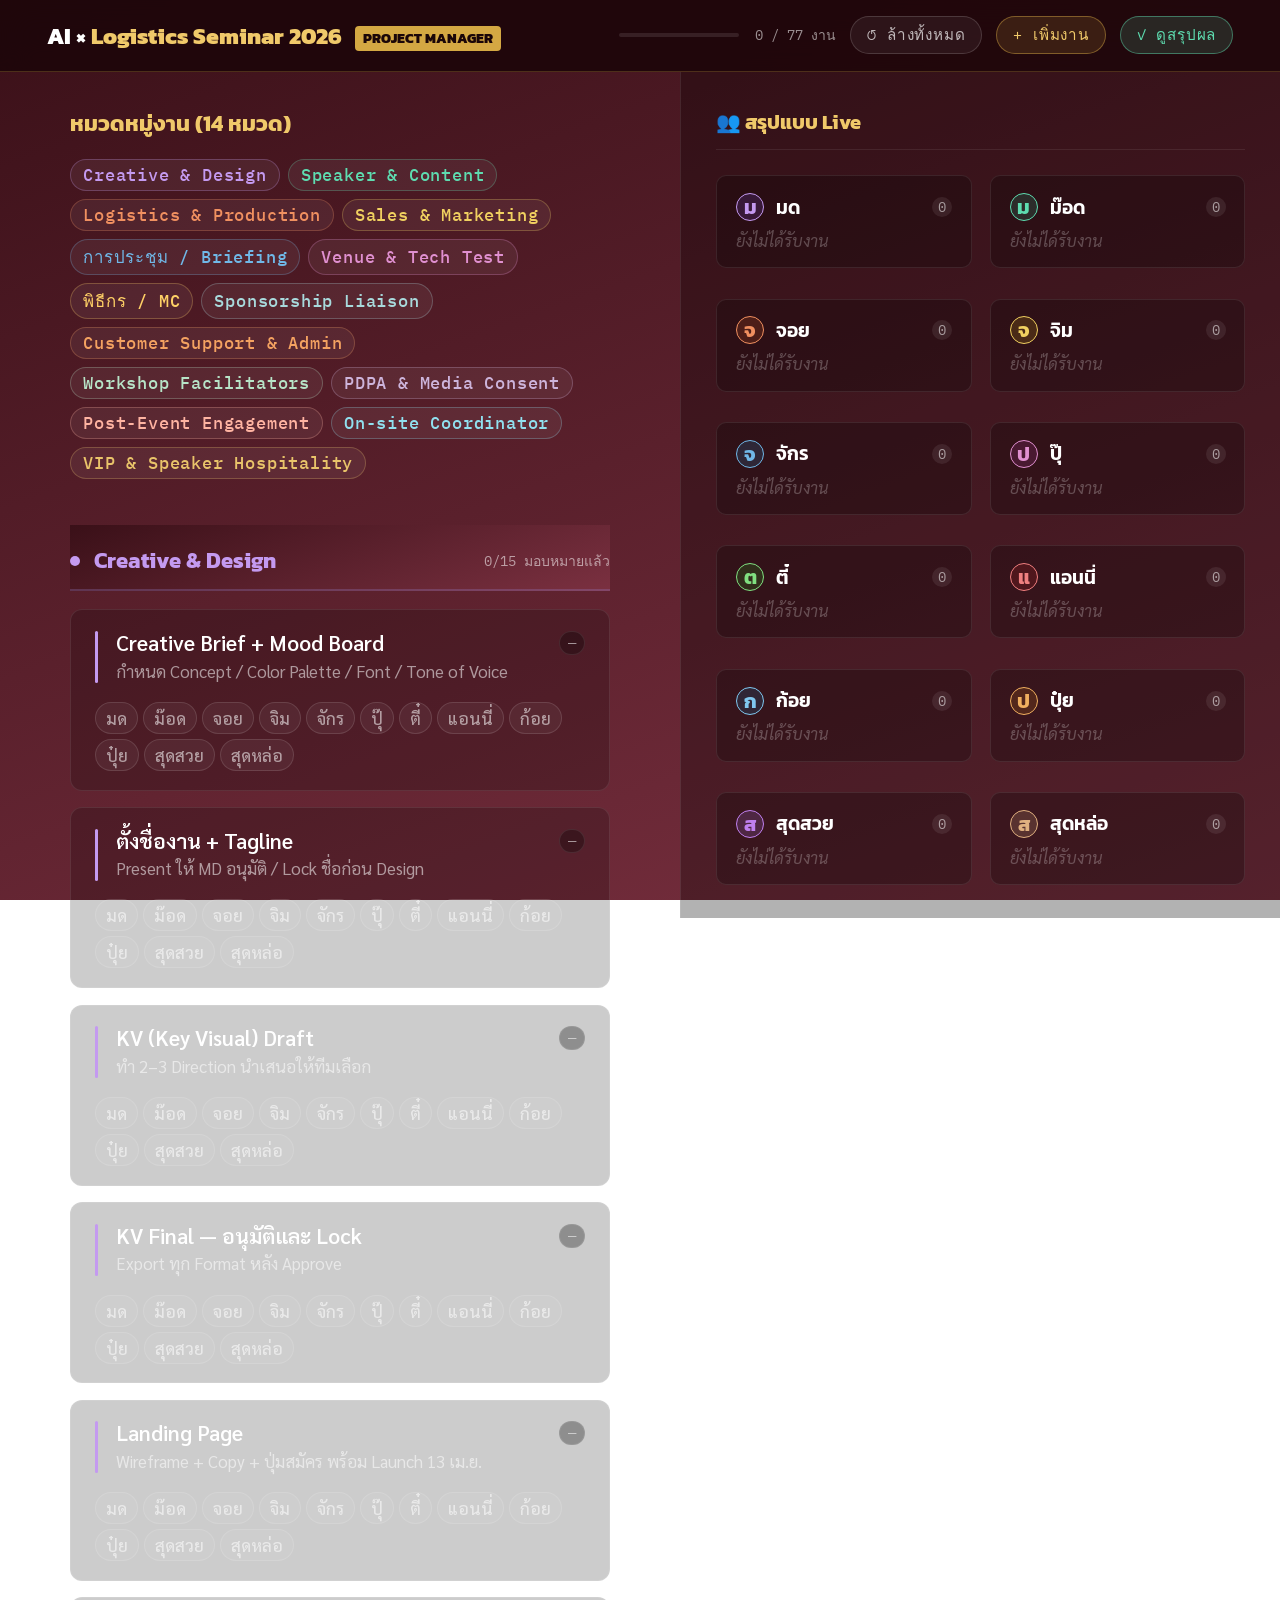
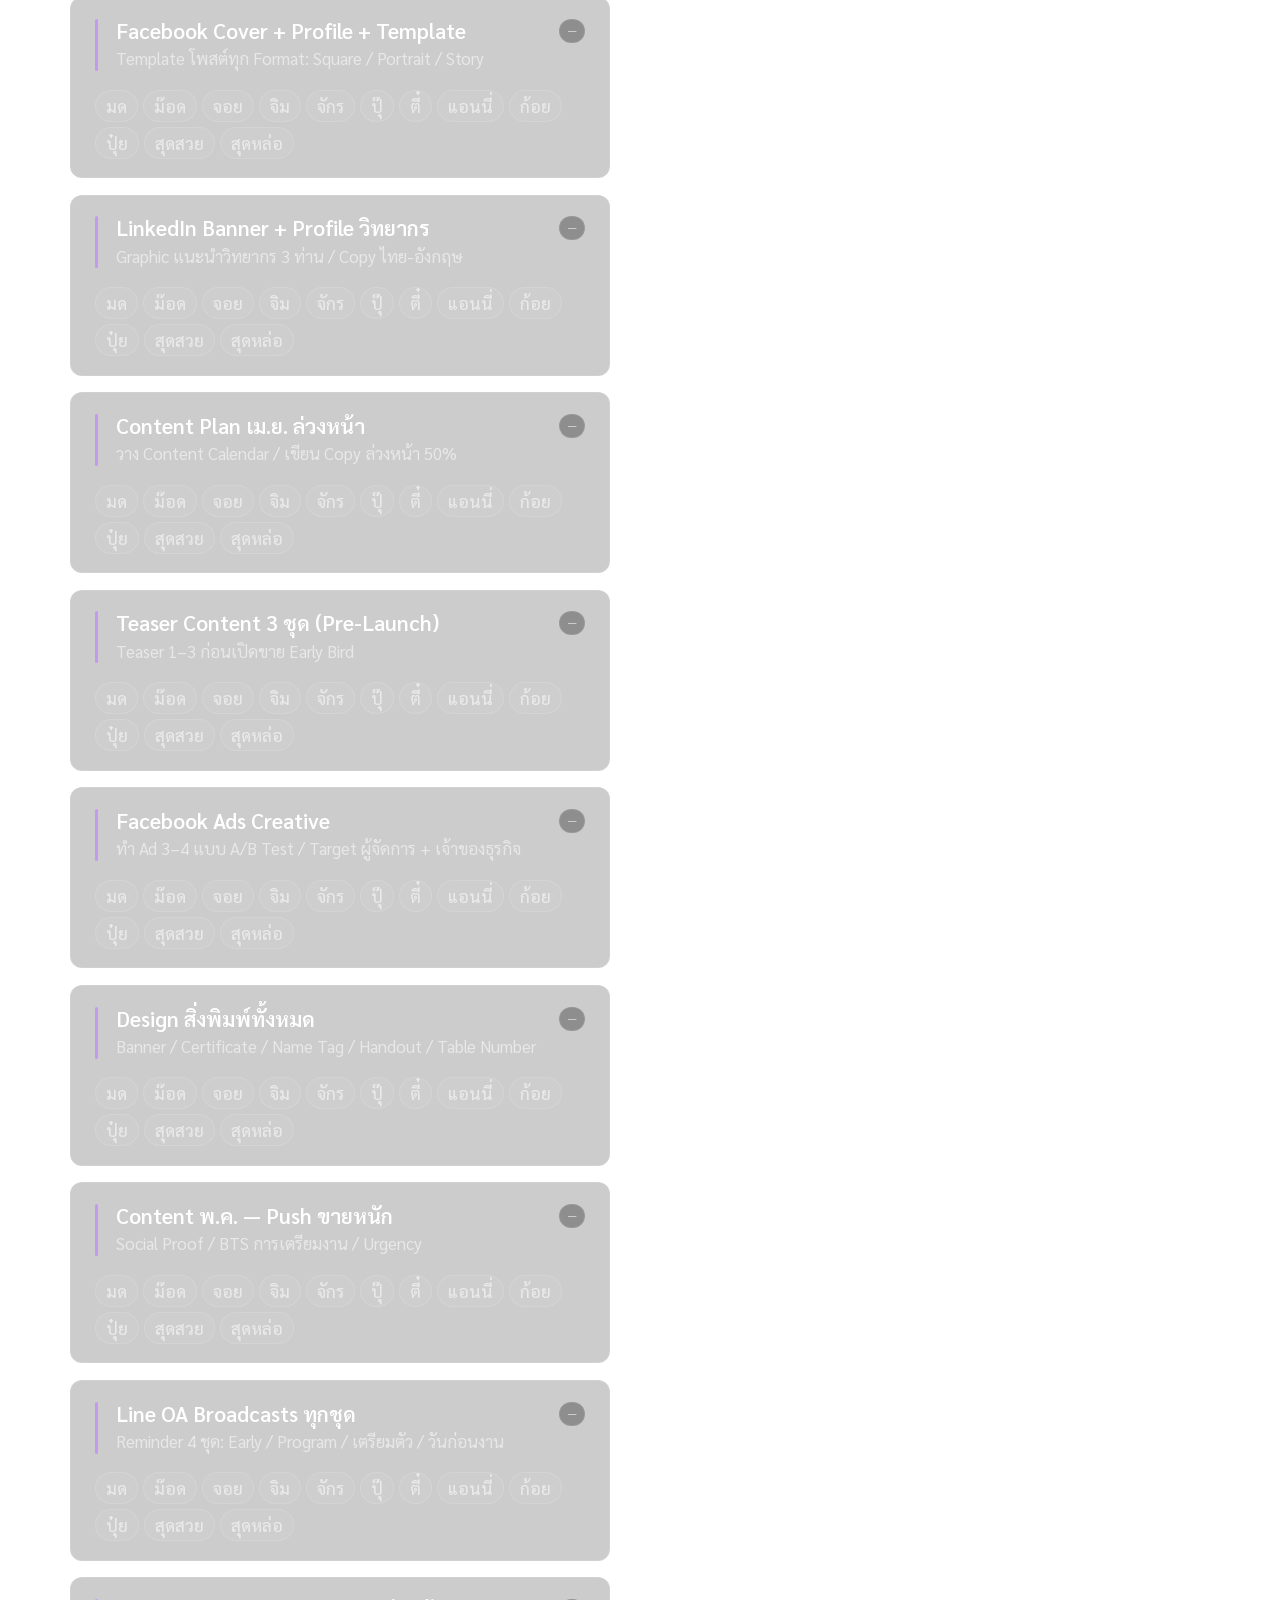
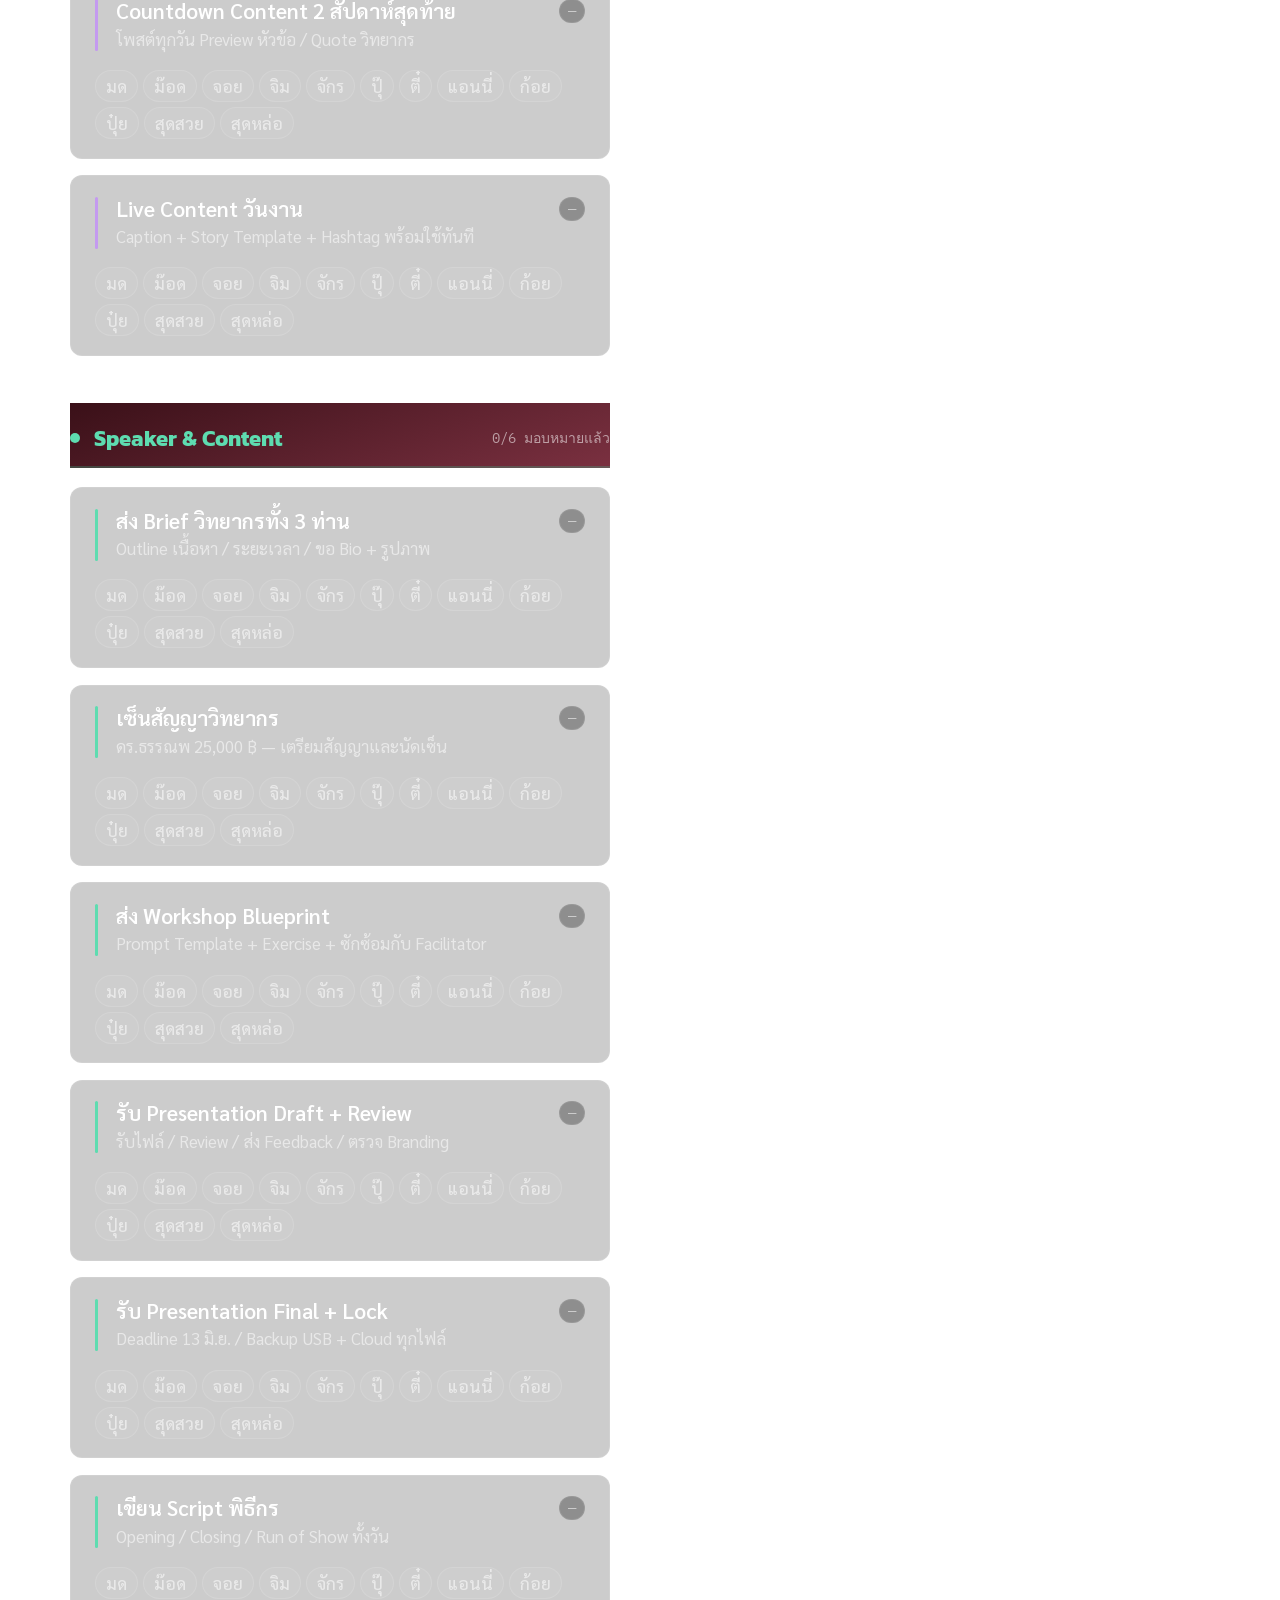
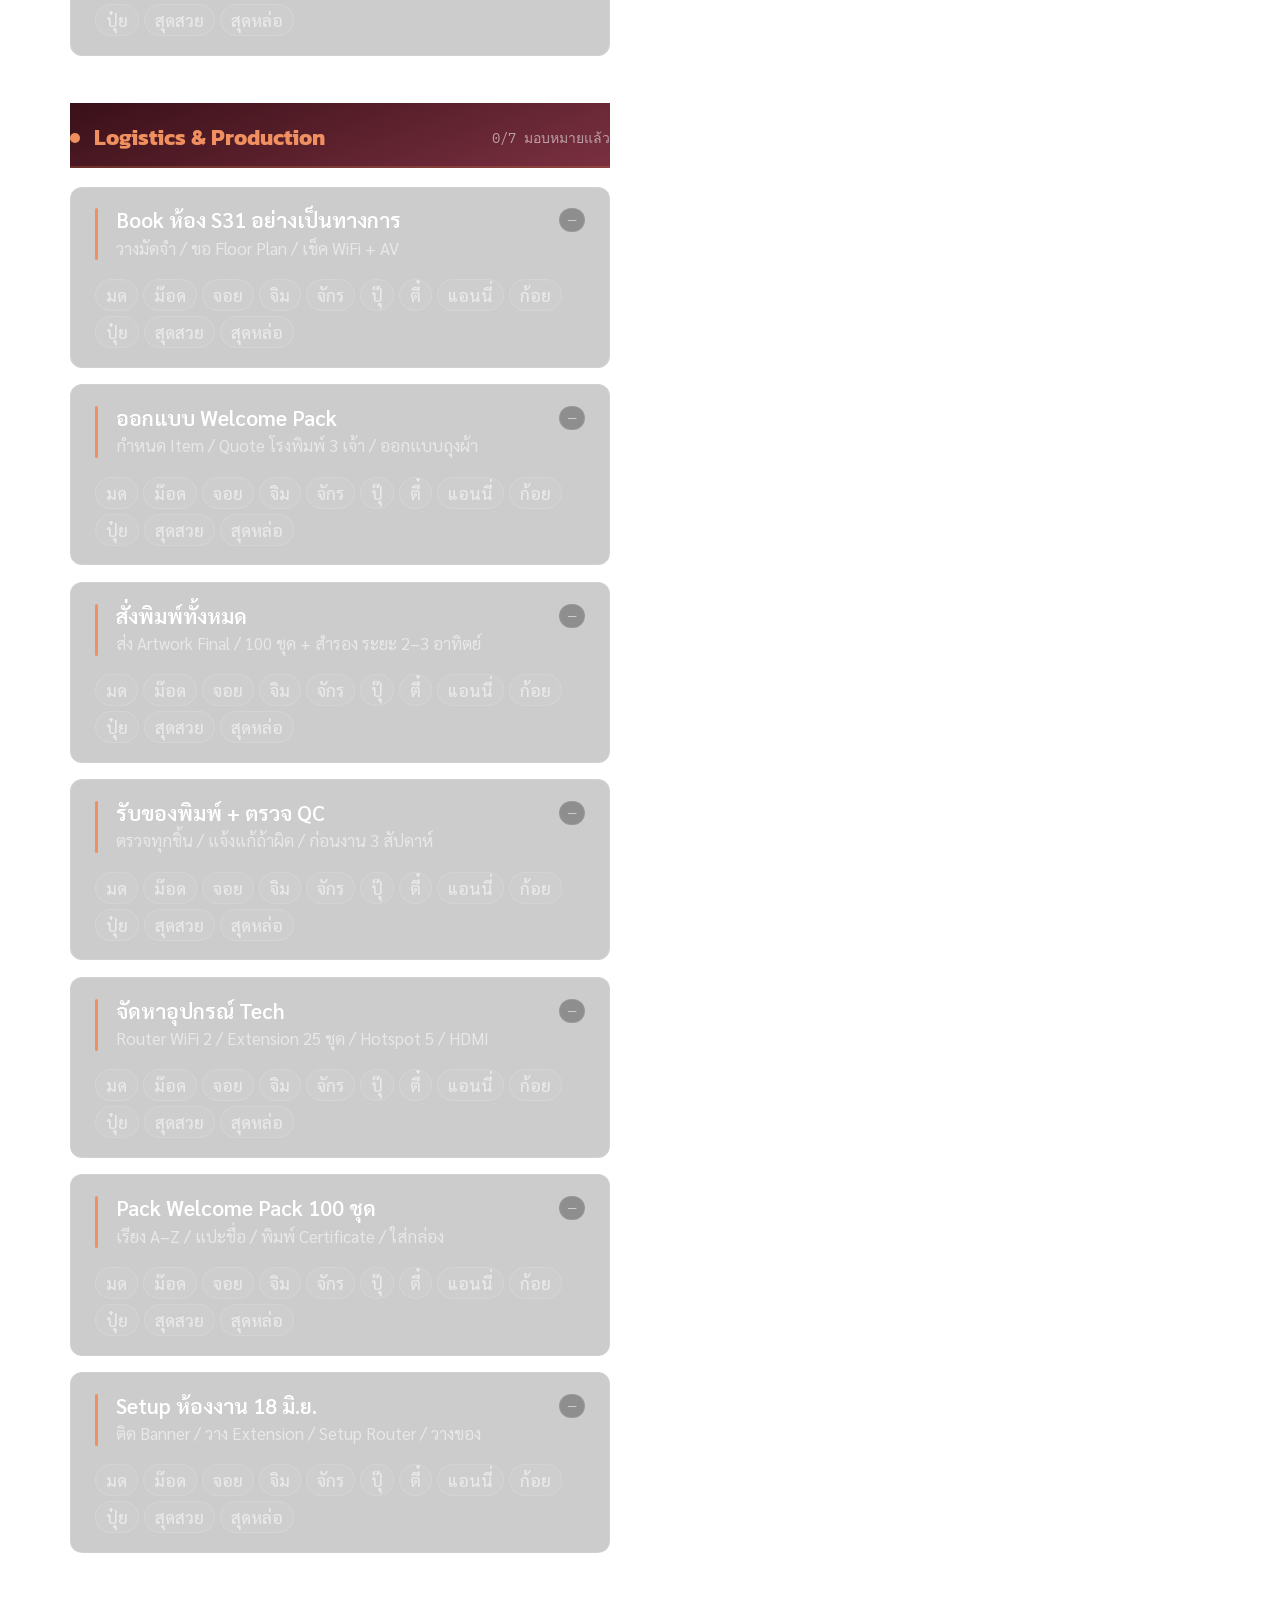
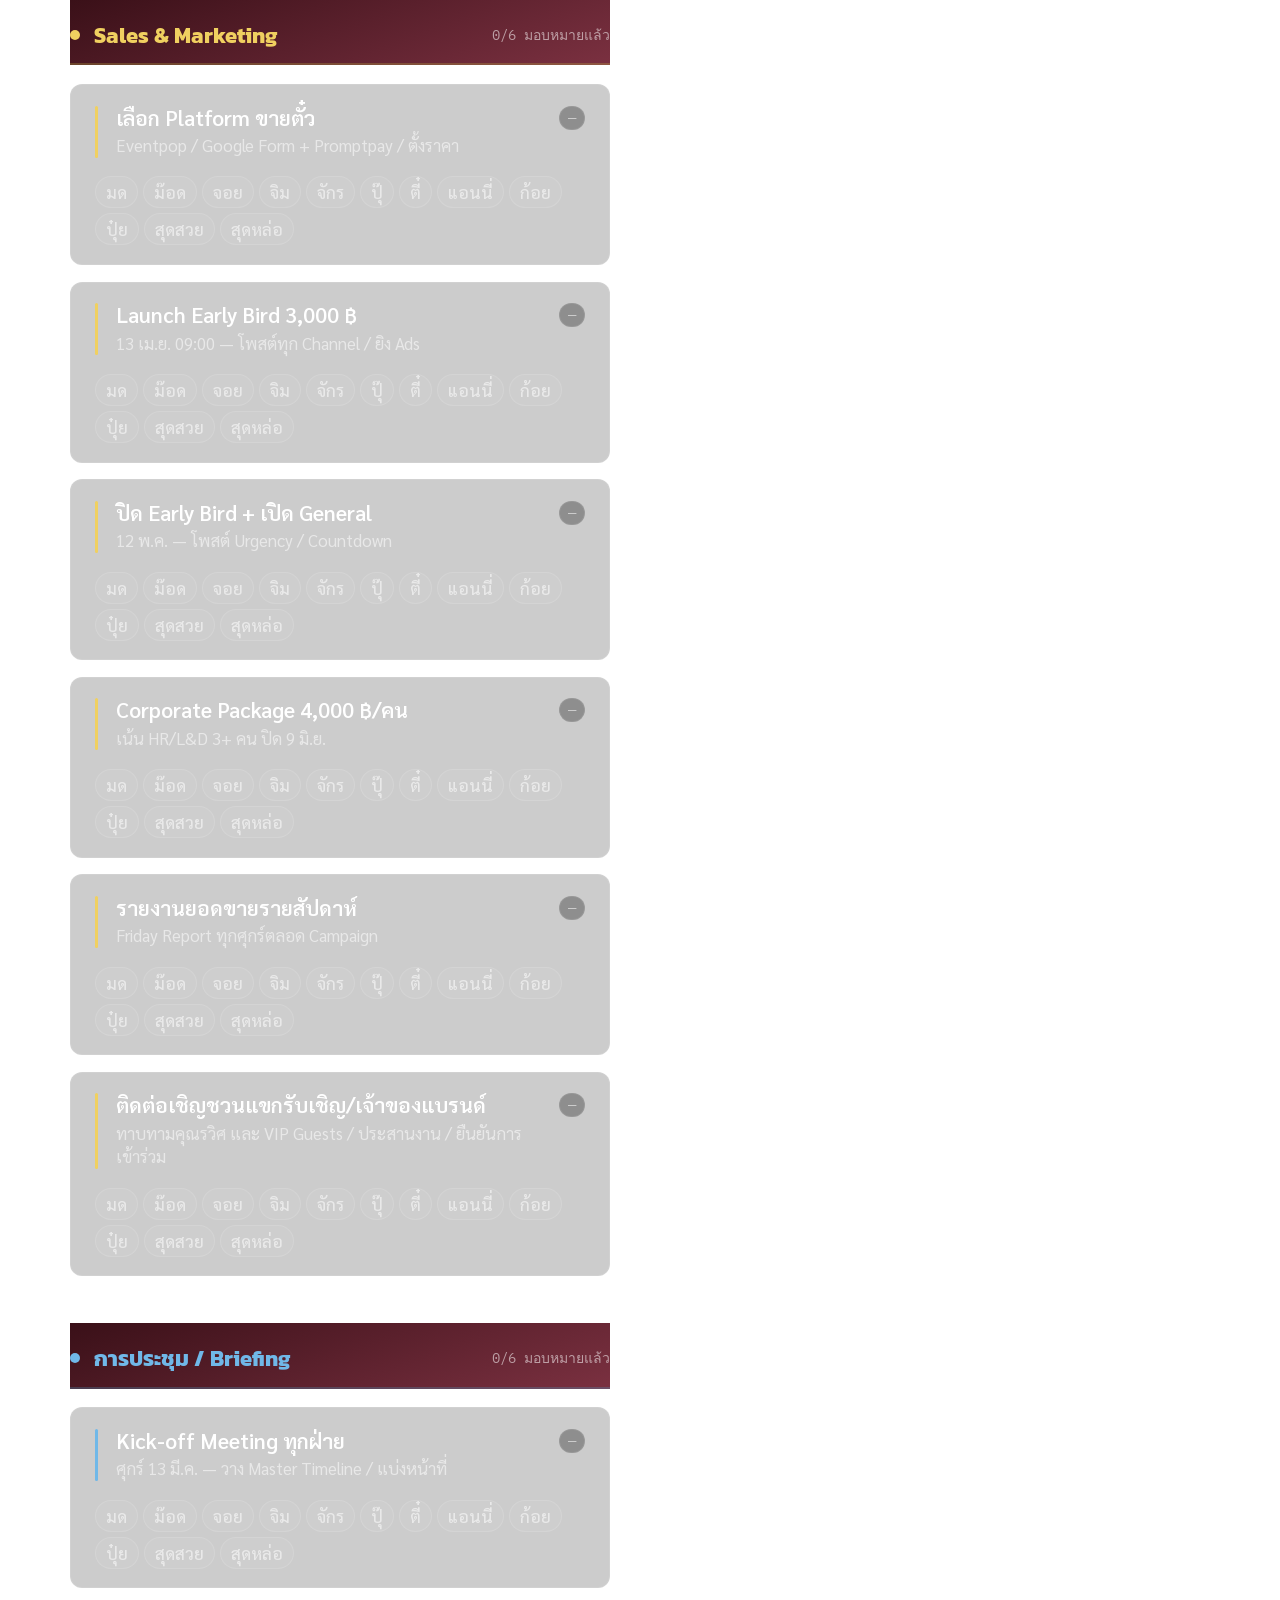
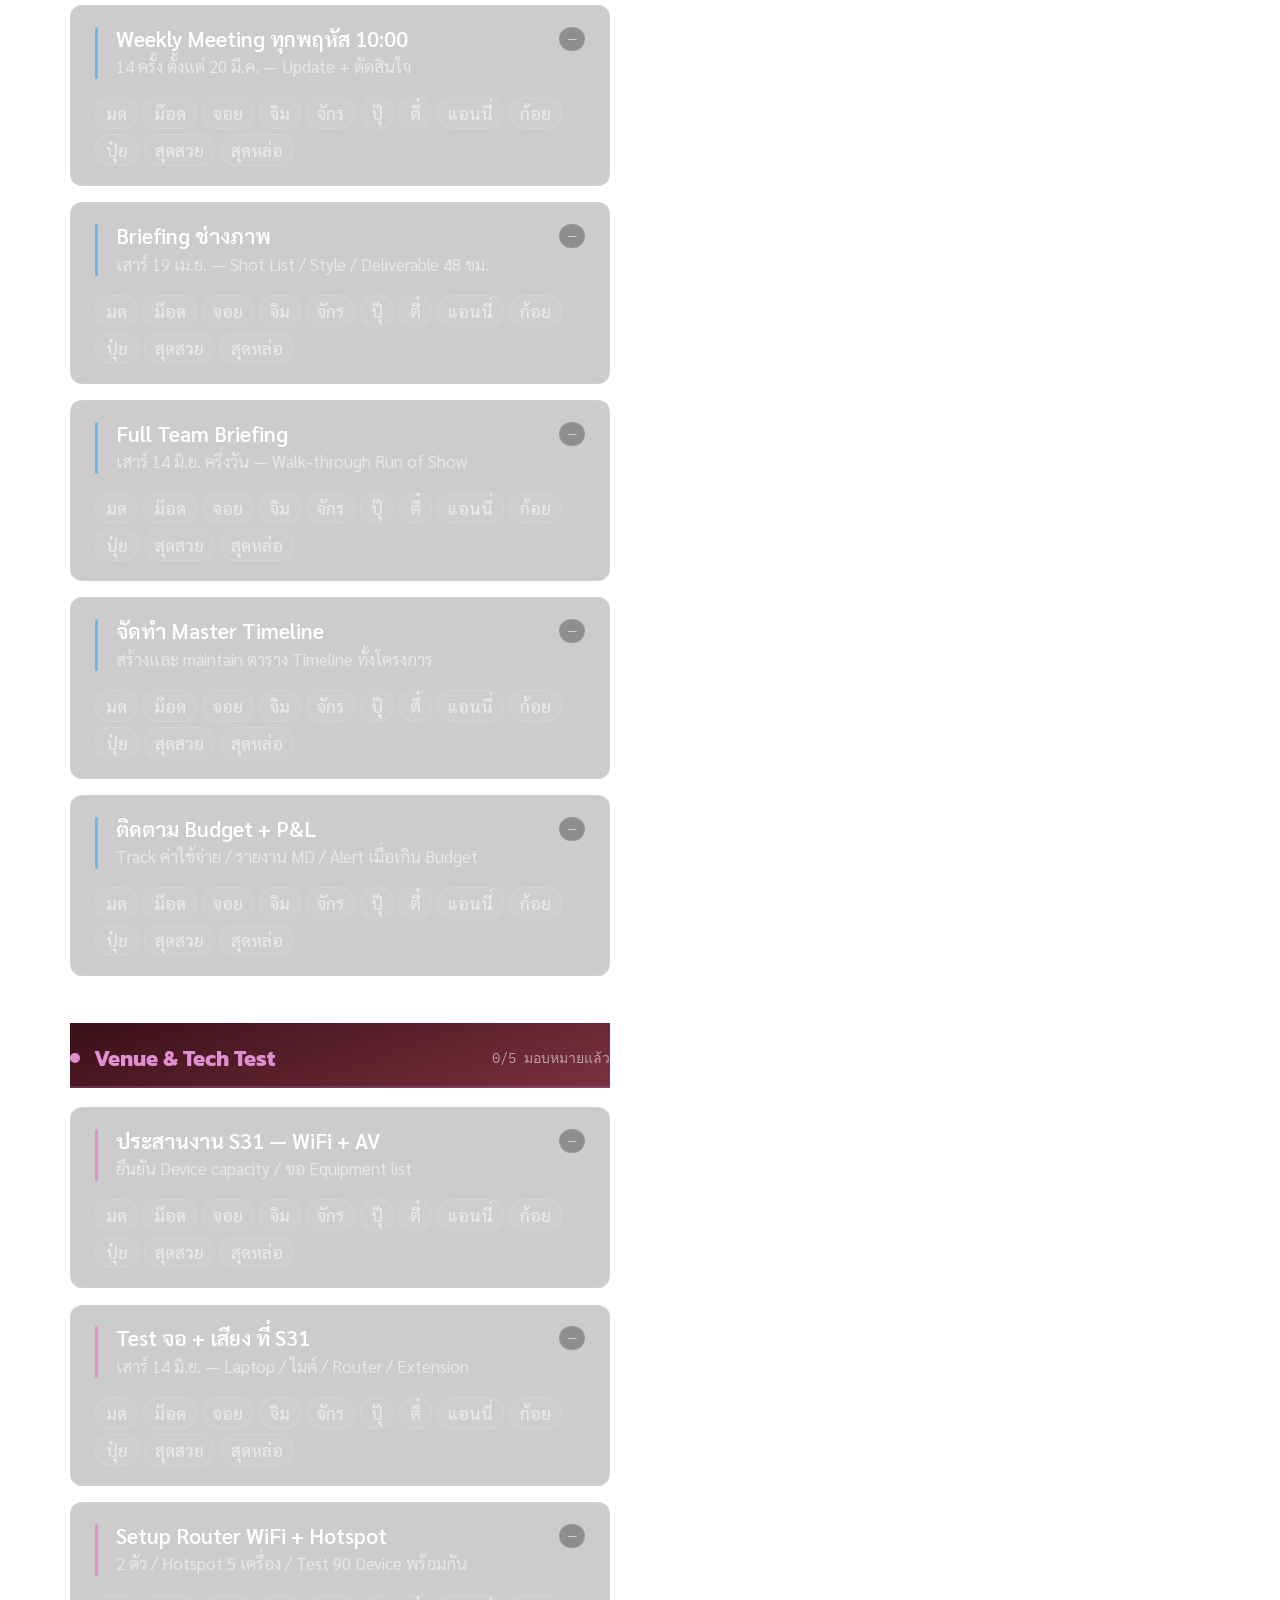
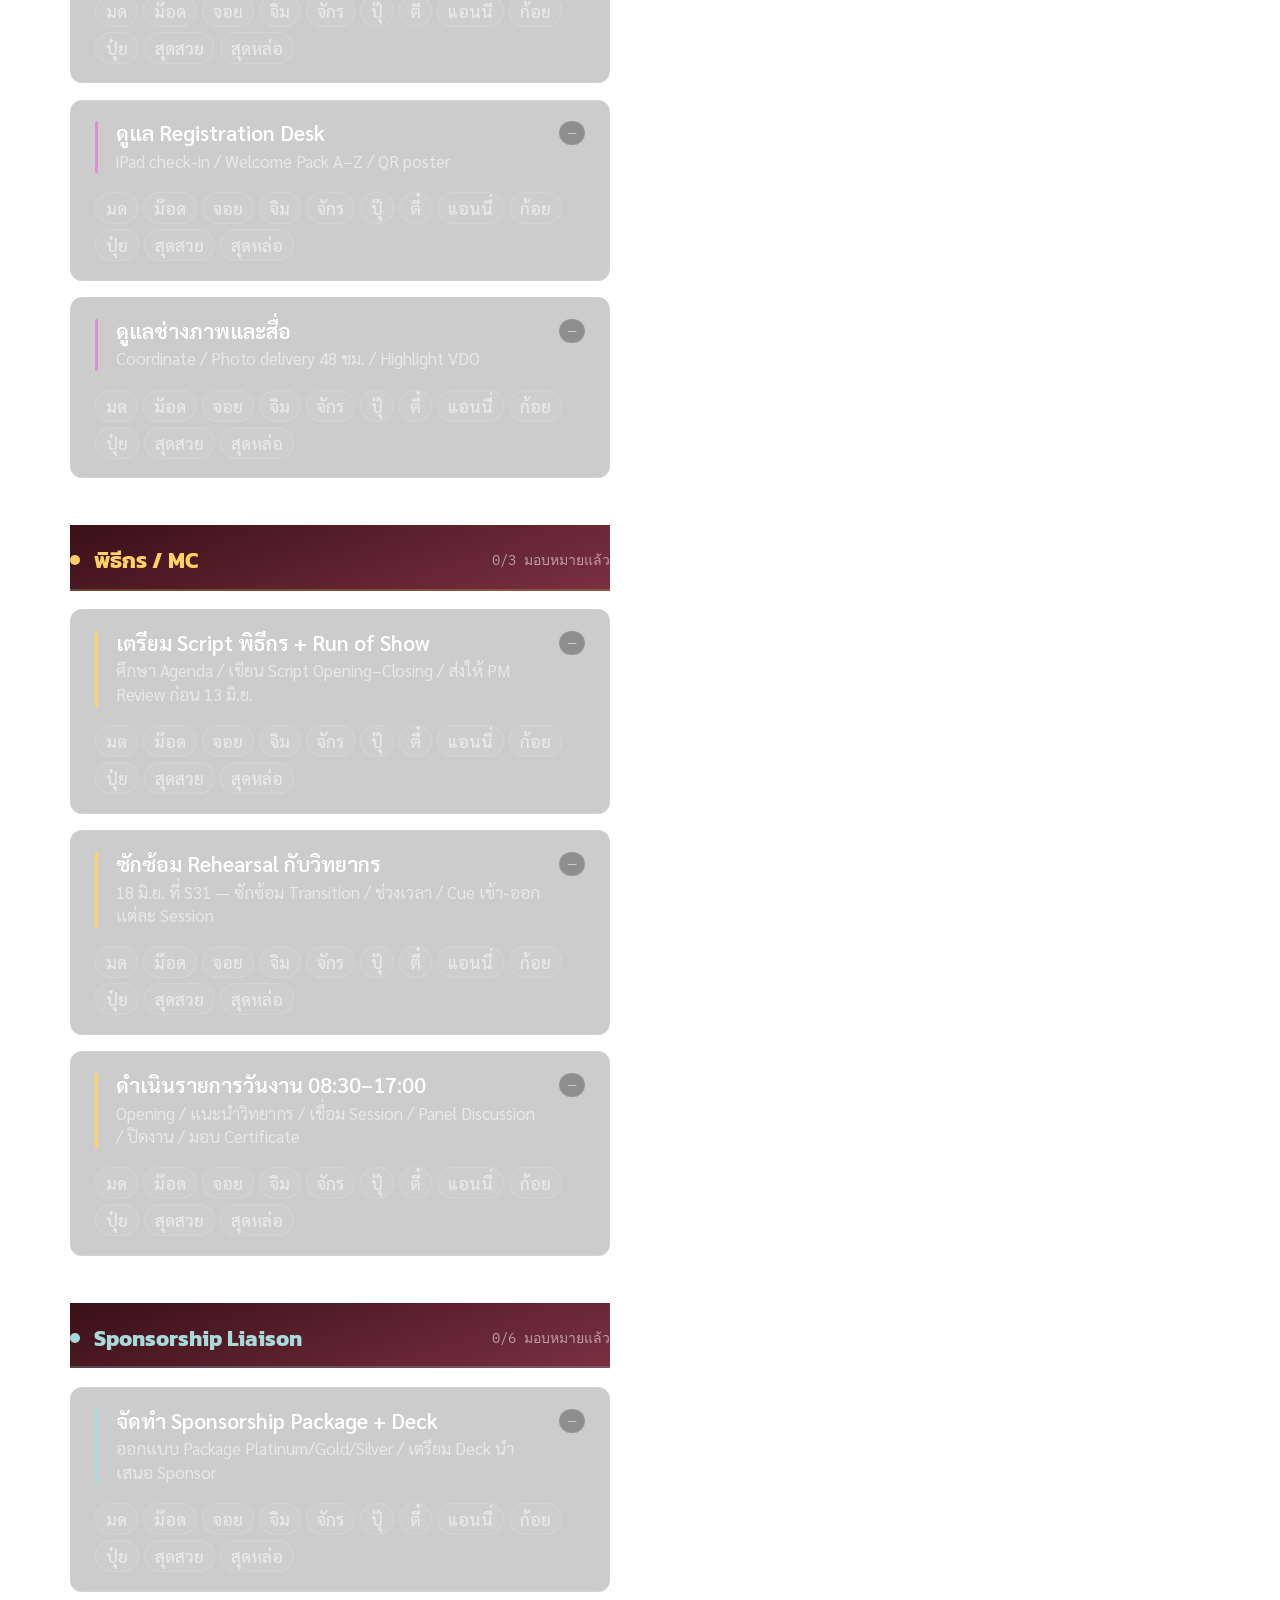
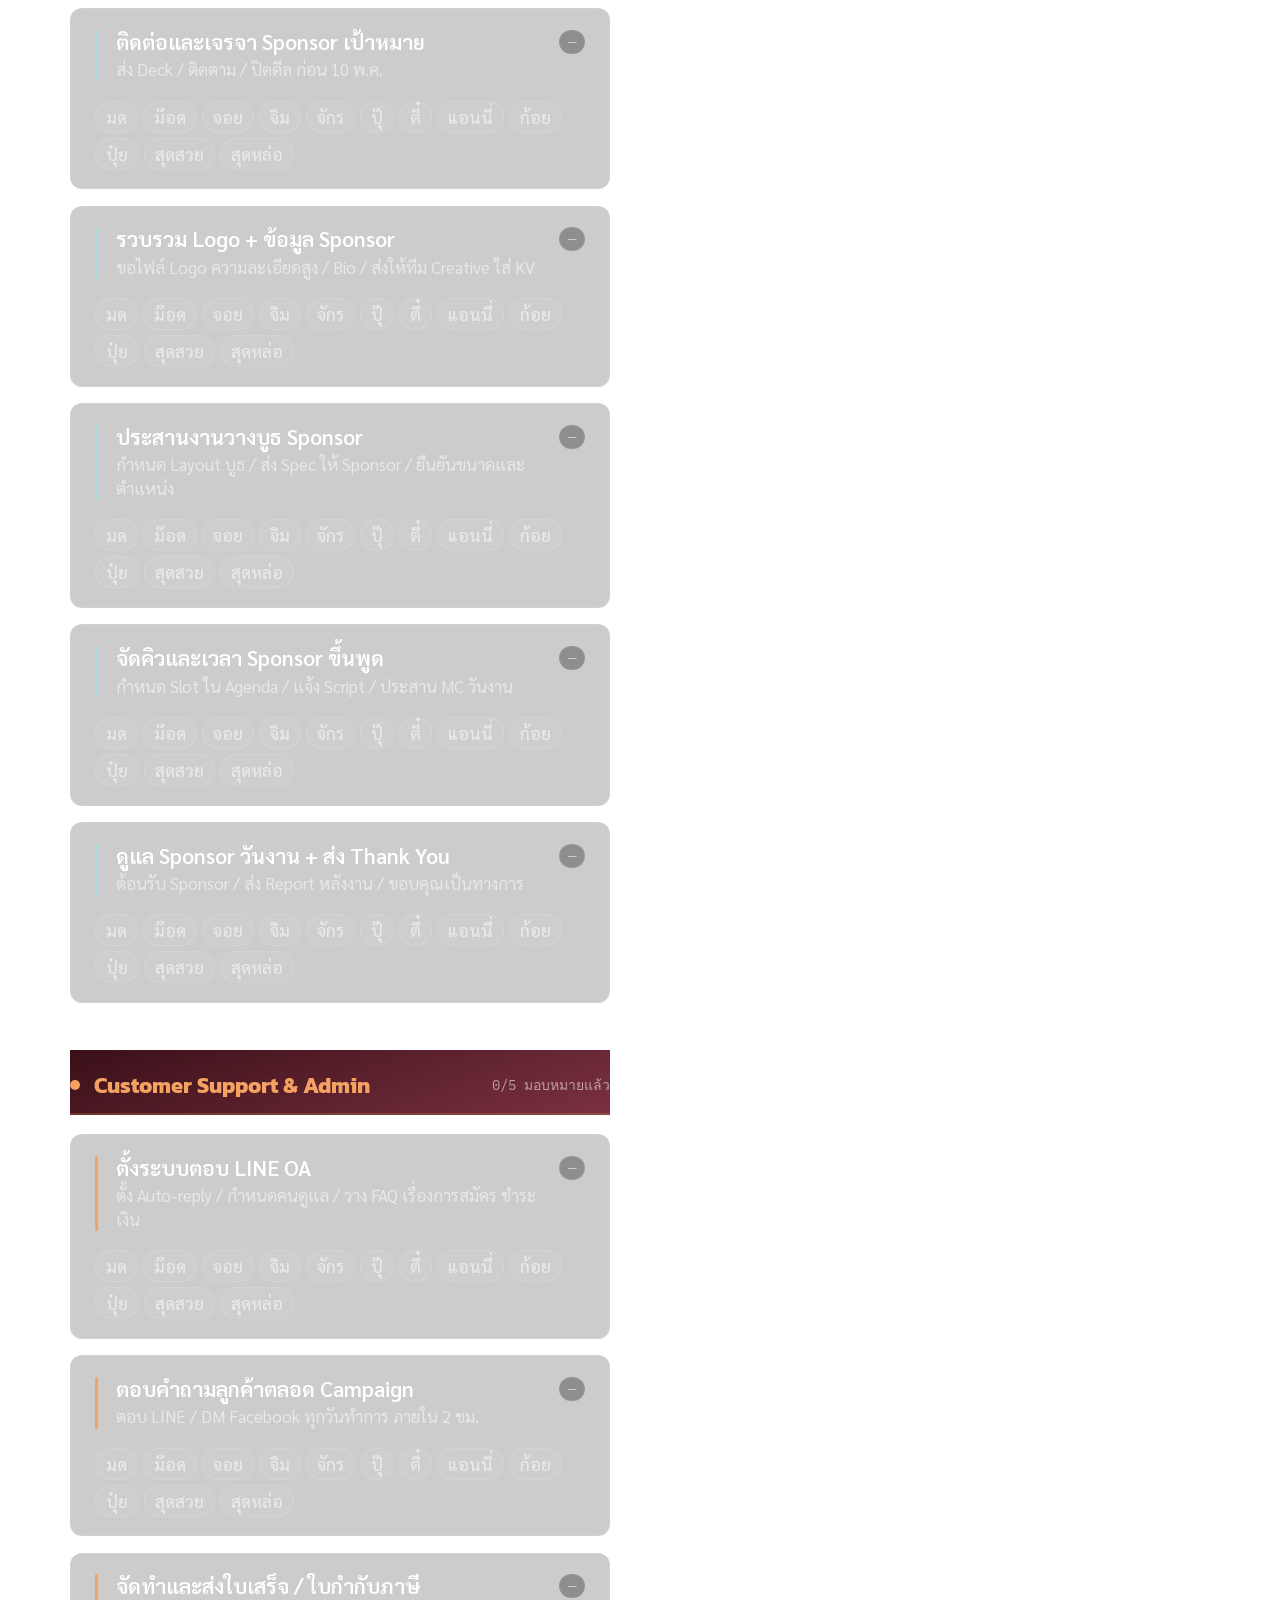
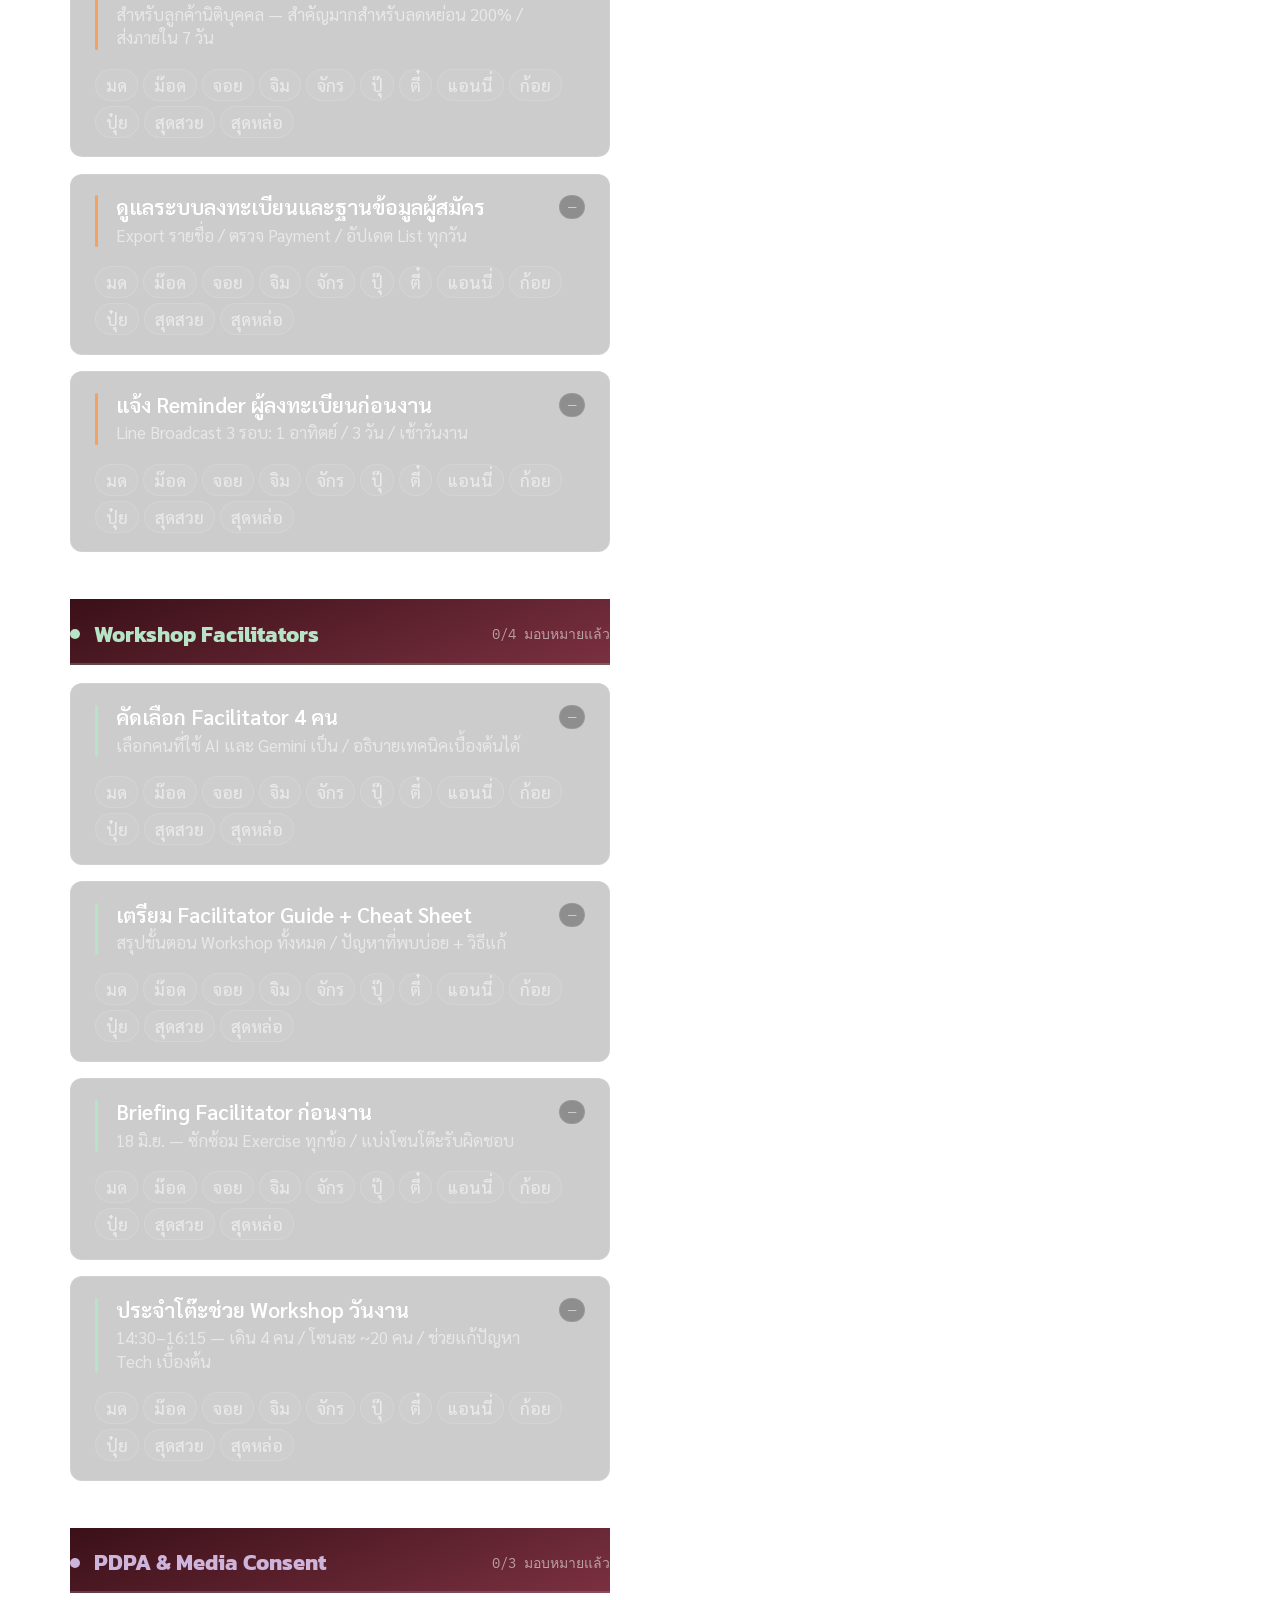
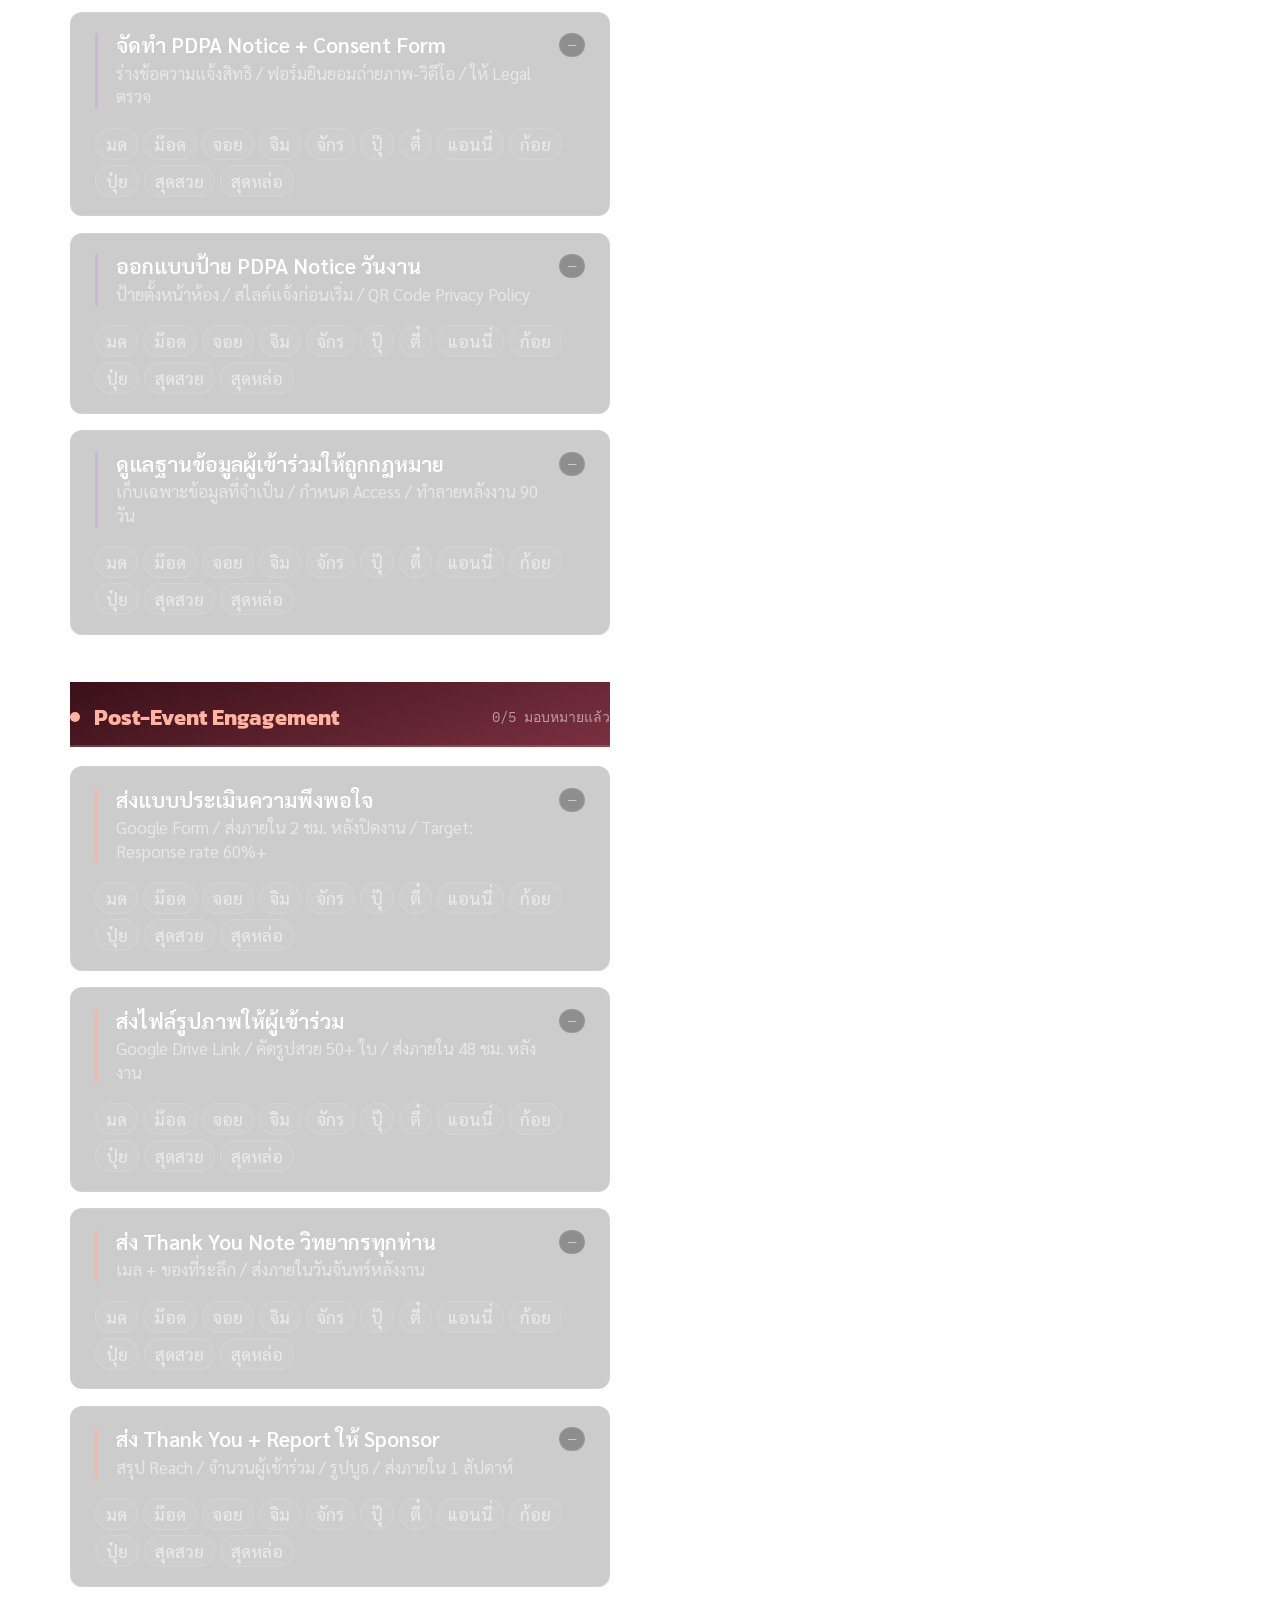
<file: pm_version.html>
<!DOCTYPE html>
<html lang="th">

<head>
  <meta charset="UTF-8">
  <meta name="viewport" content="width=device-width, initial-scale=1.0">
  <title>AI × Logistics — มอบหมายงาน</title>
  <link
    href="https://fonts.googleapis.com/css2?family=Kanit:wght@300;400;500;600;700;800&family=Sarabun:wght@300;400;500;600;700&family=IBM+Plex+Mono:wght@400;600&display=swap"
    rel="stylesheet">
  <style>
    :root {
      --bg1: #3a1018;
      --bg2: #7a3040;
      --gold: #d4a843;
      --gold-light: #f0c96a;
      --surface: rgba(0, 0, 0, 0.25);
      --border: rgba(255, 255, 255, 0.09);
      --dim: rgba(255, 255, 255, 0.55);
      --c-creative: #c49af0;
      --c-speaker: #5edcb0;
      --c-logistics: #f09060;
      --c-sales: #f0d060;
      --c-meeting: #70b8e8;
      --c-venue: #e090d0;
    }

    * {
      margin: 0;
      padding: 0;
      box-sizing: border-box;
    }

    html {
      font-size: 23.4px;
    }

    body {
      font-family: 'Sarabun', sans-serif;
      background: linear-gradient(160deg, var(--bg1) 0%, var(--bg2) 100%);
      background-attachment: fixed;
      color: #fff;
      min-height: 100vh;
    }

    /* ── TOPBAR ── */
    .topbar {
      position: sticky;
      top: 0;
      z-index: 50;
      display: flex;
      align-items: center;
      justify-content: space-between;
      padding: 0.7rem 2rem;
      background: rgba(30, 6, 10, 0.92);
      backdrop-filter: blur(16px);
      border-bottom: 1px solid rgba(212, 168, 67, 0.25);
      gap: 1rem;
    }

    .top-brand {
      font-family: 'Kanit', sans-serif;
      font-weight: 800;
      font-size: 1rem;
    }

    .top-brand span {
      color: var(--gold-light);
    }

    .top-brand .pm-label {
      background: var(--gold);
      color: #1a0608;
      padding: 2px 8px;
      border-radius: 4px;
      font-size: 0.6rem;
      margin-left: 8px;
      vertical-align: middle;
      text-transform: uppercase;
    }

    .top-actions {
      display: flex;
      gap: 0.6rem;
      align-items: center;
    }

    .btn {
      font-family: 'IBM Plex Mono', monospace;
      font-size: 0.65rem;
      letter-spacing: 0.8px;
      padding: 6px 16px;
      border-radius: 100px;
      cursor: pointer;
      transition: all 0.18s;
      border: 1px solid;
    }

    .btn-ghost {
      background: rgba(255, 255, 255, 0.06);
      border-color: rgba(255, 255, 255, 0.15);
      color: rgba(255, 255, 255, 0.7);
    }

    .btn-ghost:hover {
      background: rgba(255, 255, 255, 0.12);
      color: #fff;
    }

    .btn-gold {
      background: rgba(212, 168, 67, 0.15);
      border-color: rgba(212, 168, 67, 0.45);
      color: var(--gold-light);
    }

    .btn-gold:hover {
      background: rgba(212, 168, 67, 0.28);
    }

    .btn-green {
      background: rgba(94, 220, 176, 0.15);
      border-color: rgba(94, 220, 176, 0.45);
      color: #5edcb0;
    }

    .btn-green:hover {
      background: rgba(94, 220, 176, 0.28);
    }

    /* progress bar */
    .progress-wrap {
      display: flex;
      align-items: center;
      gap: 0.7rem;
      font-family: 'IBM Plex Mono', monospace;
      font-size: 0.6rem;
      color: var(--dim);
    }

    .progress-bar {
      width: 120px;
      height: 4px;
      background: rgba(255, 255, 255, 0.1);
      border-radius: 4px;
      overflow: hidden;
    }

    .progress-fill {
      height: 100%;
      background: var(--gold);
      border-radius: 4px;
      transition: width 0.3s;
    }

    /* ── LAYOUT ── */
    .layout {
      display: flex;
    }

    /* LEFT: task list */
    .main-col {
      flex: 1;
      overflow-y: auto;
      padding: 1.5rem 3rem;
    }

    .main-col::-webkit-scrollbar {
      width: 4px;
    }

    .main-col::-webkit-scrollbar-thumb {
      background: rgba(212, 168, 67, 0.25);
      border-radius: 4px;
    }

    .inner {
      max-width: 1000px;
      margin: 0 auto;
    }

    /* RIGHT: summary */
    .side-col {
      width: 600px;
      flex-shrink: 0;
      background: rgba(0, 0, 0, 0.3);
      border-left: 1px solid var(--border);
      overflow-y: auto;
      padding: 1.5rem;
      display: flex;
      flex-direction: column;
      gap: 0.8rem;
      position: sticky;
      top: 54px;
      height: calc(100vh - 54px);
    }

    .live-grid {
      display: grid;
      grid-template-columns: 1fr 1fr;
      gap: 0.8rem;
    }

    .side-col::-webkit-scrollbar {
      width: 3px;
    }

    .side-col::-webkit-scrollbar-thumb {
      background: rgba(212, 168, 67, 0.2);
      border-radius: 3px;
    }

    /* ── DEPT GROUP ── */
    .dept-group {
      margin-bottom: 2rem;
    }

    .dept-header {
      display: flex;
      align-items: center;
      gap: 0.6rem;
      padding: 0.5rem 0;
      margin-bottom: 0.8rem;
      border-bottom: 2px solid;
      position: sticky;
      top: -1px;
      background: linear-gradient(160deg, var(--bg1) 0%, var(--bg2) 100%);
      z-index: 10;
      padding-top: 0.8rem;
    }

    .dept-dot {
      width: 10px;
      height: 10px;
      border-radius: 50%;
      flex-shrink: 0;
    }

    .dept-name {
      font-family: 'Kanit', sans-serif;
      font-weight: 700;
      font-size: 0.95rem;
    }

    .dept-progress {
      margin-left: auto;
      font-family: 'IBM Plex Mono', monospace;
      font-size: 0.6rem;
      color: var(--dim);
    }

    /* ── TASK CARD ── */
    .task-card {
      background: rgba(0, 0, 0, 0.2);
      border: 1px solid var(--border);
      border-radius: 12px;
      margin-bottom: 0.7rem;
      overflow: hidden;
      transition: border-color 0.2s;
    }

    .task-card.has-assign {
      border-color: rgba(212, 168, 67, 0.25);
    }

    .task-top {
      display: flex;
      align-items: flex-start;
      gap: 0.8rem;
      padding: 0.8rem 1rem;
    }

    .task-left-bar {
      width: 3px;
      border-radius: 2px;
      flex-shrink: 0;
      align-self: stretch;
      margin-top: 2px;
    }

    .task-info {
      flex: 1;
    }

    .task-title {
      font-weight: 600;
      font-size: 0.9rem;
      line-height: 1.35;
      margin-bottom: 2px;
    }

    .task-detail {
      font-size: 0.72rem;
      color: var(--dim);
      line-height: 1.4;
    }

    .task-assign-count {
      flex-shrink: 0;
      font-family: 'IBM Plex Mono', monospace;
      font-size: 0.58rem;
      background: rgba(0, 0, 0, 0.3);
      border: 1px solid var(--border);
      padding: 2px 8px;
      border-radius: 100px;
      color: var(--dim);
      white-space: nowrap;
      margin-top: 2px;
    }

    .task-assign-count.has-n {
      background: rgba(212, 168, 67, 0.1);
      border-color: rgba(212, 168, 67, 0.3);
      color: var(--gold-light);
    }

    /* member chips row */
    .member-row {
      display: flex;
      flex-wrap: wrap;
      gap: 5px;
      padding: 0 1rem 0.8rem 1rem;
    }

    .mem-chip {
      display: inline-flex;
      align-items: center;
      gap: 4px;
      font-family: 'Sarabun', sans-serif;
      font-size: 0.72rem;
      font-weight: 500;
      padding: 4px 10px;
      border-radius: 100px;
      border: 1.5px solid rgba(255, 255, 255, 0.12);
      background: rgba(255, 255, 255, 0.05);
      color: rgba(255, 255, 255, 0.55);
      cursor: pointer;
      transition: all 0.15s;
      user-select: none;
    }

    .mem-chip:hover {
      background: rgba(255, 255, 255, 0.1);
      color: rgba(255, 255, 255, 0.85);
      border-color: rgba(255, 255, 255, 0.25);
    }

    .mem-chip.selected {
      color: #1a0608;
      font-weight: 700;
      border-color: transparent;
    }

    .mem-chip .check-icon {
      display: none;
      font-size: 0.65rem;
    }

    .mem-chip.selected .check-icon {
      display: inline;
    }

    /* ── SUMMARY SIDEBAR ── */
    .side-title {
      font-family: 'Kanit', sans-serif;
      font-weight: 700;
      font-size: 0.85rem;
      color: var(--gold-light);
      padding-bottom: 0.5rem;
      border-bottom: 1px solid rgba(255, 255, 255, 0.08);
      margin-bottom: 0.3rem;
    }

    .member-summary-card {
      background: rgba(0, 0, 0, 0.25);
      border: 1px solid var(--border);
      border-radius: 10px;
      padding: 0.7rem 0.8rem;
      margin-bottom: 0.5rem;
    }

    .ms-header {
      display: flex;
      align-items: center;
      gap: 0.5rem;
      margin-bottom: 0.35rem;
    }

    .ms-avatar {
      width: 28px;
      height: 28px;
      border-radius: 50%;
      display: flex;
      align-items: center;
      justify-content: center;
      font-family: 'Kanit', sans-serif;
      font-weight: 700;
      font-size: 0.85rem;
      flex-shrink: 0;
      border: 1.5px solid;
    }

    .ms-name {
      font-family: 'Kanit', sans-serif;
      font-weight: 600;
      font-size: 0.82rem;
      flex: 1;
    }

    .ms-count {
      font-family: 'IBM Plex Mono', monospace;
      font-size: 0.58rem;
      padding: 1px 6px;
      border-radius: 100px;
      background: rgba(255, 255, 255, 0.08);
      color: var(--dim);
    }

    .ms-tasks {
      display: flex;
      flex-wrap: wrap;
      gap: 3px;
      overflow: hidden;
    }

    .ms-task-tag {
      font-size: 0.62rem;
      padding: 2px 6px;
      border-radius: 5px;
      background: rgba(255, 255, 255, 0.06);
      color: rgba(255, 255, 255, 0.65);
      border: 1px solid rgba(255, 255, 255, 0.08);
      max-width: 100%;
      overflow: hidden;
      text-overflow: ellipsis;
      white-space: nowrap;
      min-width: 0;
    }

    .ms-empty {
      font-size: 0.7rem;
      color: rgba(255, 255, 255, 0.25);
      font-style: italic;
    }

    /* ── GANTT ── */
    .gtab {
      font-family: 'IBM Plex Mono', monospace;
      font-size: 0.6rem;
      letter-spacing: 0.5px;
      padding: 4px 12px;
      border-radius: 100px;
      border: none;
      background: transparent;
      color: rgba(255, 255, 255, 0.45);
      cursor: pointer;
      transition: all 0.15s;
    }

    .gtab.active-gtab {
      background: rgba(212, 168, 67, 0.2);
      color: var(--gold-light);
    }

    .gperson-chip {
      font-family: 'Sarabun', sans-serif;
      font-size: 0.68rem;
      font-weight: 600;
      padding: 3px 10px;
      border-radius: 100px;
      border: 1.5px solid rgba(255, 255, 255, 0.12);
      background: rgba(255, 255, 255, 0.05);
      color: rgba(255, 255, 255, 0.5);
      cursor: pointer;
      transition: all 0.15s;
      user-select: none;
    }

    .gperson-chip.gp-active {
      color: #1a0608;
      border-color: transparent;
      font-weight: 700;
    }

    .gantt-table {
      width: 100%;
      border-collapse: collapse;
      font-size: 0.75rem;
    }

    .gantt-table th {
      font-family: 'IBM Plex Mono', monospace;
      font-size: 0.55rem;
      letter-spacing: 1px;
      color: rgba(255, 255, 255, 0.4);
      font-weight: 400;
      padding: 6px 8px;
      border-bottom: 1px solid rgba(255, 255, 255, 0.08);
      white-space: nowrap;
      text-align: center;
      background: rgba(0, 0, 0, 0.25);
    }

    .gantt-table th.col-task {
      text-align: left;
      width: 220px;
      position: sticky;
      left: 0;
      background: rgba(20, 5, 8, 0.97);
      z-index: 5;
    }

    .gantt-table td {
      padding: 3px 0;
      border-bottom: 1px solid rgba(255, 255, 255, 0.04);
      vertical-align: middle;
    }

    .gantt-table td.col-task {
      padding: 5px 10px;
      position: sticky;
      left: 0;
      background: rgba(20, 5, 8, 0.95);
      z-index: 4;
      font-size: 0.72rem;
      line-height: 1.35;
    }

    .gantt-table tr:hover td {
      background: rgba(255, 255, 255, 0.025);
    }

    .gantt-table tr:hover td.col-task {
      background: rgba(20, 5, 8, 0.98);
    }

    .gantt-dept-row td {
      font-family: 'Kanit', sans-serif;
      font-weight: 700;
      font-size: 0.72rem;
      padding: 8px 10px 4px;
      color: rgba(255, 255, 255, 0.5);
      background: rgba(0, 0, 0, 0.2);
    }

    .gantt-dept-row td.col-task {
      background: rgba(10, 2, 5, 0.98);
    }

    .gbar-cell {
      padding: 3px 2px !important;
    }

    .gbar {
      height: 18px;
      border-radius: 4px;
      position: relative;
      display: flex;
      align-items: center;
      padding: 0 5px;
      font-family: 'IBM Plex Mono', monospace;
      font-size: 0.5rem;
      white-space: nowrap;
      overflow: hidden;
      transition: opacity 0.2s;
      cursor: default;
    }

    .gbar:hover {
      filter: brightness(1.2);
    }

    .gbar-label {
      overflow: hidden;
      text-overflow: ellipsis;
      color: rgba(0, 0, 0, 0.8);
      font-weight: 600;
    }

    .today-col {
      background: rgba(212, 168, 67, 0.08) !important;
    }

    .today-header {
      color: var(--gold-light) !important;
      font-weight: 600 !important;
    }

    .assignees-tag {
      font-size: 0.6rem;
      color: rgba(255, 255, 255, 0.45);
      margin-top: 1px;
      white-space: nowrap;
      overflow: hidden;
      text-overflow: ellipsis;
    }

    /* ── BAR CHART ── */
    .chart-wrap {
      display: flex;
      align-items: flex-end;
      gap: 0.7rem;
      height: 220px;
      padding: 0 0.5rem;
      position: relative;
    }

    .chart-gridlines {
      position: absolute;
      inset: 0;
      display: flex;
      flex-direction: column;
      justify-content: space-between;
      pointer-events: none;
      padding-bottom: 36px;
    }

    .chart-gridline {
      border-top: 1px dashed rgba(255, 255, 255, 0.07);
      width: 100%;
      position: relative;
    }

    .chart-gridline-label {
      position: absolute;
      right: calc(100% + 6px);
      top: -8px;
      font-family: 'IBM Plex Mono', monospace;
      font-size: 0.55rem;
      color: rgba(255, 255, 255, 0.25);
      white-space: nowrap;
    }

    .chart-col {
      flex: 1;
      display: flex;
      flex-direction: column;
      align-items: center;
      justify-content: flex-end;
      gap: 6px;
      height: 100%;
    }

    .chart-bar-wrap {
      width: 100%;
      display: flex;
      flex-direction: column;
      align-items: center;
      justify-content: flex-end;
      flex: 1;
    }

    .chart-bar {
      width: 72%;
      border-radius: 6px 6px 0 0;
      transition: height 0.6s cubic-bezier(0.34, 1.56, 0.64, 1);
      position: relative;
      min-height: 4px;
      cursor: default;
    }

    .chart-bar:hover {
      filter: brightness(1.15);
    }

    .chart-val {
      font-family: 'Kanit', sans-serif;
      font-weight: 700;
      font-size: 0.85rem;
      margin-bottom: 4px;
      transition: all 0.3s;
    }

    .chart-name {
      font-family: 'Sarabun', sans-serif;
      font-size: 0.72rem;
      color: rgba(255, 255, 255, 0.7);
      text-align: center;
      white-space: nowrap;
    }

    .chart-dept-dots {
      display: flex;
      flex-wrap: wrap;
      justify-content: center;
      gap: 2px;
      max-width: 100%;
      margin-top: 4px;
    }

    .chart-dept-dot {
      width: 5px;
      height: 5px;
      border-radius: 50%;
    }

    /* ── SUMMARY MODAL ── */
    .modal-bg {
      display: none;
      position: fixed;
      inset: 0;
      background: rgba(0, 0, 0, 0.85);
      z-index: 200;
      overflow-y: auto;
      padding: 2rem 1rem;
    }

    .modal-box {
      max-width: 1400px;
      width: 95%;
      margin: 0 auto;
      background: linear-gradient(160deg, #2a0c10, #5a2030);
      border: 1px solid rgba(212, 168, 67, 0.25);
      border-radius: 18px;
      overflow: hidden;
    }

    .modal-header {
      display: flex;
      align-items: center;
      justify-content: space-between;
      padding: 1.2rem 1.5rem;
      border-bottom: 1px solid rgba(255, 255, 255, 0.08);
    }

    .modal-title {
      font-family: 'Kanit', sans-serif;
      font-weight: 800;
      font-size: 1.1rem;
    }

    .modal-body {
      padding: 1.5rem;
    }

    /* summary by person */
    .sum-grid {
      display: grid;
      grid-template-columns: repeat(5, 1fr);
      gap: 1rem;
    }

    /* Responsive fallback for smaller screens */
    @media (max-width: 1200px) {
      .sum-grid {
        grid-template-columns: repeat(auto-fill, minmax(260px, 1fr));
      }
    }

    .sum-card {
      background: rgba(0, 0, 0, 0.3);
      border: 1px solid rgba(255, 255, 255, 0.08);
      border-radius: 12px;
      overflow: hidden;
    }

    .sum-card-header {
      display: flex;
      align-items: center;
      gap: 0.6rem;
      padding: 0.8rem 1rem;
      border-bottom: 1px solid rgba(255, 255, 255, 0.06);
    }

    .sum-avatar {
      width: 34px;
      height: 34px;
      border-radius: 50%;
      display: flex;
      align-items: center;
      justify-content: center;
      font-family: 'Kanit', sans-serif;
      font-weight: 700;
      font-size: 1rem;
      flex-shrink: 0;
      border: 2px solid;
    }

    .sum-name {
      font-family: 'Kanit', sans-serif;
      font-weight: 700;
      font-size: 0.9rem;
      flex: 1;
    }

    .sum-n {
      font-family: 'IBM Plex Mono', monospace;
      font-size: 0.6rem;
      color: var(--gold-light);
      background: rgba(212, 168, 67, 0.12);
      padding: 2px 8px;
      border-radius: 100px;
    }

    .sum-tasks {
      padding: 0.7rem 1rem;
    }

    .sum-task-row {
      display: flex;
      gap: 0.5rem;
      align-items: flex-start;
      padding: 0.3rem 0;
      border-bottom: 1px solid rgba(255, 255, 255, 0.04);
      font-size: 0.75rem;
    }

    .sum-task-row:last-child {
      border: none;
    }

    .sum-dot {
      width: 6px;
      height: 6px;
      border-radius: 50%;
      flex-shrink: 0;
      margin-top: 5px;
    }

    .sum-no-tasks {
      font-size: 0.72rem;
      color: rgba(255, 255, 255, 0.25);
      font-style: italic;
      padding: 0.5rem 0;
    }

    /* unassigned warning */
    .unassigned-section {
      margin-top: 1.5rem;
    }

    .unassigned-title {
      font-family: 'Kanit', sans-serif;
      font-weight: 700;
      font-size: 0.85rem;
      color: #f09060;
      margin-bottom: 0.7rem;
      display: flex;
      align-items: center;
      gap: 0.5rem;
    }

    .unassigned-row {
      display: flex;
      align-items: center;
      gap: 0.6rem;
      padding: 0.5rem 0.8rem;
      background: rgba(240, 144, 96, 0.07);
      border: 1px solid rgba(240, 144, 96, 0.2);
      border-radius: 8px;
      margin-bottom: 0.4rem;
      font-size: 0.78rem;
    }
  </style>
</head>

<body>

  <!-- TOPBAR -->
  <div class="topbar">
    <div class="top-brand">AI × <span>Logistics Seminar 2026</span> <span class="pm-label">Project Manager</span></div>
    <div class="top-actions">
      <div class="progress-wrap">
        <div class="progress-bar">
          <div class="progress-fill" id="progressFill" style="width:0%"></div>
        </div>
        <span id="progressLabel">0 / 47 งาน</span>
      </div>
      <button class="btn btn-ghost" onclick="clearAll()">↺ ล้างทั้งหมด</button>
      <button class="btn btn-gold" onclick="openAddTask()">+ เพิ่มงาน</button>
      <button class="btn btn-green" onclick="openSummary()">✓ ดูสรุปผล</button>
    </div>
  </div>

  <!-- LAYOUT -->
  <div class="layout">

    <!-- MAIN: tasks -->
    <div class="main-col">
      <div class="inner" style="margin-bottom: 2rem;">
        <div
          style="font-family:'Kanit',sans-serif;font-weight:700;font-size:0.95rem;margin-bottom:0.8rem;color:var(--gold-light)">
          หมวดหมู่งาน (14 หมวด)</div>
        <div id="deptNavButtons" style="display:flex;flex-wrap:wrap;gap:8px;"></div>
      </div>

      <div class="inner" id="taskList"></div>
      <!-- BAR CHART — appears when all tasks assigned -->
      <div class="inner" id="chartSection" style="display:none;padding-bottom:2rem">
        <div style="border-top:2px solid rgba(212,168,67,0.25);margin:2rem 0 1.5rem;padding-top:1.5rem">
          <div
            style="font-family:'IBM Plex Mono',monospace;font-size:0.6rem;letter-spacing:3px;color:var(--gold);margin-bottom:0.3rem">
            TEAM WORKLOAD</div>
          <div style="font-family:'Kanit',sans-serif;font-weight:800;font-size:1.1rem;margin-bottom:0.2rem">
            จำนวนงานของแต่ละคน</div>
          <div style="font-size:0.75rem;color:var(--dim)">มอบหมายงานครบ 47 งานแล้ว — ตรวจสอบ workload ของทีม</div>
        </div>
        <div id="barChart"></div>
      </div>

    </div>

    <!-- SIDE: live summary -->
    <div class="side-col" id="sideSummary"></div>

  </div> <!-- End .layout -->

  <!-- GANTT CHART — full width below layout -->
  <div id="ganttSection" style="display:none;padding:2rem 3rem 4rem;background:var(--bg1)">
    <div
      style="border-top:2px solid rgba(212,168,67,0.25);margin-bottom:1.5rem;padding-top:1.5rem;display:flex;align-items:flex-end;justify-content:space-between;flex-wrap:wrap;gap:1rem">
      <div>
        <div
          style="font-family:'IBM Plex Mono',monospace;font-size:0.6rem;letter-spacing:3px;color:var(--gold);margin-bottom:0.3rem">
          PROJECT TIMELINE</div>
        <div style="font-family:'Kanit',sans-serif;font-weight:800;font-size:1.1rem;margin-bottom:0.2rem">Gantt
          Chart — AI × Logistics Seminar 2026</div>
        <div style="font-size:0.75rem;color:var(--dim)">กดชื่อคนเพื่อ filter เฉพาะงานของคนนั้น · Today = เส้นทอง
        </div>
      </div>
      <div style="display:flex;gap:0.5rem;align-items:center;flex-wrap:wrap">
        <!-- Person filter -->
        <div id="ganttPersonFilter" style="display:flex;gap:4px;flex-wrap:wrap"></div>
        <div style="width:1px;height:24px;background:rgba(255,255,255,0.15)"></div>
        <!-- View toggle -->
        <div
          style="display:flex;background:rgba(0,0,0,0.3);border:1px solid rgba(255,255,255,0.12);border-radius:100px;padding:3px;gap:2px">
          <button id="btnMonth" class="gtab active-gtab" onclick="setGanttView('month')">รายเดือน</button>
          <button id="btnWeek" class="gtab" onclick="setGanttView('week')">รายสัปดาห์</button>
        </div>
      </div>
    </div>
    <div style="overflow-x:auto;border-radius:12px;box-shadow:0 4px 20px rgba(0,0,0,0.3)">
      <div id="ganttChart" style="min-width:1200px"></div>
    </div>
  </div>

  <!-- SIDE: live summary -->
  <div class="side-col" id="sideSummary"></div>

  </div>

  <!-- ADD TASK MODAL -->
  <div class="modal-bg" id="addTaskModal">
    <div class="modal-box" style="max-width:500px">
      <div class="modal-header">
        <div>
          <div
            style="font-family:'IBM Plex Mono',monospace;font-size:0.55rem;letter-spacing:3px;color:var(--gold);margin-bottom:3px">
            NEW TASK</div>
          <div class="modal-title">เพิ่มงานใหม่</div>
        </div>
        <button class="btn btn-ghost" onclick="closeAddTask()">✕ ปิด</button>
      </div>
      <div class="modal-body" style="display:flex;flex-direction:column;gap:1rem">

        <!-- Task name -->
        <div>
          <label
            style="font-family:'IBM Plex Mono',monospace;font-size:0.6rem;letter-spacing:1px;color:var(--gold);display:block;margin-bottom:6px">ชื่องาน
            *</label>
          <input id="newTaskName" type="text" placeholder="เช่น ออกแบบ Email Template..."
            style="width:100%;background:rgba(0,0,0,0.3);border:1px solid rgba(255,255,255,0.15);border-radius:8px;padding:10px 14px;color:white;font-family:'Sarabun',sans-serif;font-size:0.9rem;outline:none;transition:border-color 0.2s"
            onfocus="this.style.borderColor='rgba(212,168,67,0.5)'"
            onblur="this.style.borderColor='rgba(255,255,255,0.15)'"
            onkeydown="if(event.key==='Enter')document.getElementById('newTaskDetail').focus()">
        </div>

        <!-- Detail -->
        <div>
          <label
            style="font-family:'IBM Plex Mono',monospace;font-size:0.6rem;letter-spacing:1px;color:var(--gold);display:block;margin-bottom:6px">รายละเอียด
            <span style="color:var(--dim)">(ไม่บังคับ)</span></label>
          <input id="newTaskDetail" type="text" placeholder="เช่น ทำ template HTML สำหรับ newsletter รายเดือน..."
            style="width:100%;background:rgba(0,0,0,0.3);border:1px solid rgba(255,255,255,0.15);border-radius:8px;padding:10px 14px;color:white;font-family:'Sarabun',sans-serif;font-size:0.9rem;outline:none;transition:border-color 0.2s"
            onfocus="this.style.borderColor='rgba(212,168,67,0.5)'"
            onblur="this.style.borderColor='rgba(255,255,255,0.15)'">
        </div>

        <!-- Dept -->
        <div>
          <label
            style="font-family:'IBM Plex Mono',monospace;font-size:0.6rem;letter-spacing:1px;color:var(--gold);display:block;margin-bottom:8px">ฝ่ายงาน
            *</label>
          <div style="display:flex;flex-wrap:wrap;gap:6px" id="deptPicker">
            <!-- rendered by JS -->
          </div>
        </div>

        <!-- Date range -->
        <div style="display:grid;grid-template-columns:1fr 1fr;gap:0.7rem">
          <div>
            <label
              style="font-family:'IBM Plex Mono',monospace;font-size:0.6rem;letter-spacing:1px;color:var(--gold);display:block;margin-bottom:6px">วันเริ่ม
              <span style="color:var(--dim)">(ไม่บังคับ)</span></label>
            <input id="newTaskStart" type="date" min="2026-03-13" max="2026-06-19"
              style="width:100%;background:rgba(0,0,0,0.3);border:1px solid rgba(255,255,255,0.15);border-radius:8px;padding:8px 10px;color:white;font-family:'IBM Plex Mono',monospace;font-size:0.72rem;outline:none;color-scheme:dark">
          </div>
          <div>
            <label
              style="font-family:'IBM Plex Mono',monospace;font-size:0.6rem;letter-spacing:1px;color:var(--gold);display:block;margin-bottom:6px">วันสิ้นสุด
              <span style="color:var(--dim)">(ไม่บังคับ)</span></label>
            <input id="newTaskEnd" type="date" min="2026-03-13" max="2026-06-20"
              style="width:100%;background:rgba(0,0,0,0.3);border:1px solid rgba(255,255,255,0.15);border-radius:8px;padding:8px 10px;color:white;font-family:'IBM Plex Mono',monospace;font-size:0.72rem;outline:none;color-scheme:dark">
          </div>
        </div>

        <!-- error msg -->
        <div id="addTaskError"
          style="display:none;background:rgba(240,96,96,0.15);border:1px solid rgba(240,96,96,0.3);border-radius:8px;padding:8px 12px;font-size:0.75rem;color:#f08080">
        </div>

        <!-- Confirm -->
        <div style="display:flex;justify-content:flex-end;gap:0.6rem;padding-top:0.3rem">
          <button class="btn btn-ghost" onclick="closeAddTask()">ยกเลิก</button>
          <button class="btn btn-gold" onclick="confirmAddTask()">+ เพิ่มงานนี้</button>
        </div>

      </div>
    </div>
  </div>
  <div class="modal-bg" id="summaryModal">
    <div class="modal-box">
      <div class="modal-header">
        <div>
          <div
            style="font-family:'IBM Plex Mono',monospace;font-size:0.55rem;letter-spacing:3px;color:var(--gold);margin-bottom:3px">
            สรุปผลการมอบหมายงาน</div>
          <div class="modal-title">AI × Logistics Seminar 2026</div>
        </div>
        <button class="btn btn-ghost" onclick="closeSummary()">✕ ปิด</button>
      </div>
      <div class="modal-body" id="summaryContent"></div>
    </div>
  </div>

  <script>
    // ══════════════════════════════════════
    // TEAM
    // ══════════════════════════════════════
    const MEMBERS = [
      { name: 'มด', color: '#c49af0', bg: 'rgba(124,80,220,0.18)' },
      { name: 'ม๊อด', color: '#5edcb0', bg: 'rgba(46,180,138,0.18)' },
      { name: 'จอย', color: '#f09060', bg: 'rgba(220,100,40,0.18)' },
      { name: 'จิม', color: '#f0d060', bg: 'rgba(200,160,20,0.18)' },
      { name: 'จักร', color: '#70b8e8', bg: 'rgba(40,140,200,0.18)' },
      { name: 'ปุ๊', color: '#e090d0', bg: 'rgba(180,60,160,0.18)' },
      { name: 'ตี๋', color: '#80e080', bg: 'rgba(40,180,40,0.18)' },
      { name: 'แอนนี่', color: '#f08080', bg: 'rgba(200,40,40,0.18)' },
      { name: 'ก้อย', color: '#80c8f0', bg: 'rgba(20,120,180,0.18)' },
      { name: 'ปุ๋ย', color: '#f0b060', bg: 'rgba(200,120,20,0.18)' },
      { name: 'สุดสวย', color: '#c080f0', bg: 'rgba(180,120,240,0.18)' },
      { name: 'สุดหล่อ', color: '#e0b080', bg: 'rgba(224,176,128,0.18)' },
    ];

    // ══════════════════════════════════════
    // TASKS DATA
    // ══════════════════════════════════════
    const DEPTS = [
      {
        id: 'creative', name: 'Creative & Design', color: '#c49af0',
        tasks: [
          { id: 'cr1', t: 'Creative Brief + Mood Board', d: 'กำหนด Concept / Color Palette / Font / Tone of Voice' },
          { id: 'cr2', t: 'ตั้งชื่องาน + Tagline', d: 'Present ให้ MD อนุมัติ / Lock ชื่อก่อน Design' },
          { id: 'cr3', t: 'KV (Key Visual) Draft', d: 'ทำ 2–3 Direction นำเสนอให้ทีมเลือก' },
          { id: 'cr4', t: 'KV Final — อนุมัติและ Lock', d: 'Export ทุก Format หลัง Approve' },
          { id: 'cr5', t: 'Landing Page', d: 'Wireframe + Copy + ปุ่มสมัคร พร้อม Launch 13 เม.ย.' },
          { id: 'cr6', t: 'Facebook Cover + Profile + Template', d: 'Template โพสต์ทุก Format: Square / Portrait / Story' },
          { id: 'cr7', t: 'LinkedIn Banner + Profile วิทยากร', d: 'Graphic แนะนำวิทยากร 3 ท่าน / Copy ไทย-อังกฤษ' },
          { id: 'cr8', t: 'Content Plan เม.ย. ล่วงหน้า', d: 'วาง Content Calendar / เขียน Copy ล่วงหน้า 50%' },
          { id: 'cr9', t: 'Teaser Content 3 ชุด (Pre-Launch)', d: 'Teaser 1–3 ก่อนเปิดขาย Early Bird' },
          { id: 'cr10', t: 'Facebook Ads Creative', d: 'ทำ Ad 3–4 แบบ A/B Test / Target ผู้จัดการ + เจ้าของธุรกิจ' },
          { id: 'cr11', t: 'Design สิ่งพิมพ์ทั้งหมด', d: 'Banner / Certificate / Name Tag / Handout / Table Number' },
          { id: 'cr12', t: 'Content พ.ค. — Push ขายหนัก', d: 'Social Proof / BTS การเตรียมงาน / Urgency' },
          { id: 'cr13', t: 'Line OA Broadcasts ทุกชุด', d: 'Reminder 4 ชุด: Early / Program / เตรียมตัว / วันก่อนงาน' },
          { id: 'cr14', t: 'Countdown Content 2 สัปดาห์สุดท้าย', d: 'โพสต์ทุกวัน Preview หัวข้อ / Quote วิทยากร' },
          { id: 'cr15', t: 'Live Content วันงาน', d: 'Caption + Story Template + Hashtag พร้อมใช้ทันที' },
        ]
      },
      {
        id: 'speaker', name: 'Speaker & Content', color: '#5edcb0',
        tasks: [
          { id: 'sp1', t: 'ส่ง Brief วิทยากรทั้ง 3 ท่าน', d: 'Outline เนื้อหา / ระยะเวลา / ขอ Bio + รูปภาพ' },
          { id: 'sp2', t: 'เซ็นสัญญาวิทยากร', d: 'ดร.ธรรณพ 25,000 ฿ — เตรียมสัญญาและนัดเซ็น' },
          { id: 'sp3', t: 'ส่ง Workshop Blueprint', d: 'Prompt Template + Exercise + ซักซ้อมกับ Facilitator' },
          { id: 'sp4', t: 'รับ Presentation Draft + Review', d: 'รับไฟล์ / Review / ส่ง Feedback / ตรวจ Branding' },
          { id: 'sp5', t: 'รับ Presentation Final + Lock', d: 'Deadline 13 มิ.ย. / Backup USB + Cloud ทุกไฟล์' },
          { id: 'sp6', t: 'เขียน Script พิธีกร', d: 'Opening / Closing / Run of Show ทั้งวัน' },
        ]
      },
      {
        id: 'logistics', name: 'Logistics & Production', color: '#f09060',
        tasks: [
          { id: 'lg1', t: 'Book ห้อง S31 อย่างเป็นทางการ', d: 'วางมัดจำ / ขอ Floor Plan / เช็ค WiFi + AV' },
          { id: 'lg2', t: 'ออกแบบ Welcome Pack', d: 'กำหนด Item / Quote โรงพิมพ์ 3 เจ้า / ออกแบบถุงผ้า' },
          { id: 'lg3', t: 'สั่งพิมพ์ทั้งหมด', d: 'ส่ง Artwork Final / 100 ชุด + สำรอง ระยะ 2–3 อาทิตย์' },
          { id: 'lg4', t: 'รับของพิมพ์ + ตรวจ QC', d: 'ตรวจทุกชิ้น / แจ้งแก้ถ้าผิด / ก่อนงาน 3 สัปดาห์' },
          { id: 'lg5', t: 'จัดหาอุปกรณ์ Tech', d: 'Router WiFi 2 / Extension 25 ชุด / Hotspot 5 / HDMI' },
          { id: 'lg6', t: 'Pack Welcome Pack 100 ชุด', d: 'เรียง A–Z / แปะชื่อ / พิมพ์ Certificate / ใส่กล่อง' },
          { id: 'lg7', t: 'Setup ห้องงาน 18 มิ.ย.', d: 'ติด Banner / วาง Extension / Setup Router / วางของ' },
        ]
      },
      {
        id: 'sales', name: 'Sales & Marketing', color: '#f0d060',
        tasks: [
          { id: 'sl1', t: 'เลือก Platform ขายตั๋ว', d: 'Eventpop / Google Form + Promptpay / ตั้งราคา' },
          { id: 'sl2', t: 'Launch Early Bird 3,000 ฿', d: '13 เม.ย. 09:00 — โพสต์ทุก Channel / ยิง Ads' },
          { id: 'sl3', t: 'ปิด Early Bird + เปิด General', d: '12 พ.ค. — โพสต์ Urgency / Countdown' },
          { id: 'sl4', t: 'Corporate Package 4,000 ฿/คน', d: 'เน้น HR/L&D 3+ คน ปิด 9 มิ.ย.' },
          { id: 'sl5', t: 'รายงานยอดขายรายสัปดาห์', d: 'Friday Report ทุกศุกร์ตลอด Campaign' },
          { id: 'sl6', t: 'ติดต่อเชิญชวนแขกรับเชิญ/เจ้าของแบรนด์', d: 'ทาบทามคุณรวิศ และ VIP Guests / ประสานงาน / ยืนยันการเข้าร่วม' },
        ]
      },
      {
        id: 'meeting', name: 'การประชุม / Briefing', color: '#70b8e8',
        tasks: [
          { id: 'mt1', t: 'Kick-off Meeting ทุกฝ่าย', d: 'ศุกร์ 13 มี.ค. — วาง Master Timeline / แบ่งหน้าที่' },
          { id: 'mt2', t: 'Weekly Meeting ทุกพฤหัส 10:00', d: '14 ครั้ง ตั้งแต่ 20 มี.ค. — Update + ตัดสินใจ' },
          { id: 'mt3', t: 'Briefing ช่างภาพ', d: 'เสาร์ 19 เม.ย. — Shot List / Style / Deliverable 48 ชม.' },
          { id: 'mt4', t: 'Full Team Briefing', d: 'เสาร์ 14 มิ.ย. ครึ่งวัน — Walk-through Run of Show' },
          { id: 'mt5', t: 'จัดทำ Master Timeline', d: 'สร้างและ maintain ตาราง Timeline ทั้งโครงการ' },
          { id: 'mt6', t: 'ติดตาม Budget + P&L', d: 'Track ค่าใช้จ่าย / รายงาน MD / Alert เมื่อเกิน Budget' },
        ]
      },
      {
        id: 'venue', name: 'Venue & Tech Test', color: '#e090d0',
        tasks: [
          { id: 'vn1', t: 'ประสานงาน S31 — WiFi + AV', d: 'ยืนยัน Device capacity / ขอ Equipment list' },
          { id: 'vn2', t: 'Test จอ + เสียง ที่ S31', d: 'เสาร์ 14 มิ.ย. — Laptop / ไมค์ / Router / Extension' },
          { id: 'vn3', t: 'Setup Router WiFi + Hotspot', d: '2 ตัว / Hotspot 5 เครื่อง / Test 90 Device พร้อมกัน' },
          { id: 'vn4', t: 'ดูแล Registration Desk', d: 'iPad check-in / Welcome Pack A–Z / QR poster' },
          { id: 'vn5', t: 'ดูแลช่างภาพและสื่อ', d: 'Coordinate / Photo delivery 48 ชม. / Highlight VDO' },
        ]
      },
      {
        id: 'mc', name: 'พิธีกร / MC', color: '#ffd166',
        tasks: [
          { id: 'mc1', t: 'เตรียม Script พิธีกร + Run of Show', d: 'ศึกษา Agenda / เขียน Script Opening–Closing / ส่งให้ PM Review ก่อน 13 มิ.ย.' },
          { id: 'mc2', t: 'ซักซ้อม Rehearsal กับวิทยากร', d: '18 มิ.ย. ที่ S31 — ซักซ้อม Transition / ช่วงเวลา / Cue เข้า-ออก แต่ละ Session' },
          { id: 'mc3', t: 'ดำเนินรายการวันงาน 08:30–17:00', d: 'Opening / แนะนำวิทยากร / เชื่อม Session / Panel Discussion / ปิดงาน / มอบ Certificate' },
        ]
      },
      {
        id: 'sponsor', name: 'Sponsorship Liaison', color: '#a8dadc',
        tasks: [
          { id: 'sp_1', t: 'จัดทำ Sponsorship Package + Deck', d: 'ออกแบบ Package Platinum/Gold/Silver / เตรียม Deck นำเสนอ Sponsor' },
          { id: 'sp_2', t: 'ติดต่อและเจรจา Sponsor เป้าหมาย', d: 'ส่ง Deck / ติดตาม / ปิดดีล ก่อน 10 พ.ค.' },
          { id: 'sp_3', t: 'รวบรวม Logo + ข้อมูล Sponsor', d: 'ขอไฟล์ Logo ความละเอียดสูง / Bio / ส่งให้ทีม Creative ใส่ KV' },
          { id: 'sp_4', t: 'ประสานงานวางบูธ Sponsor', d: 'กำหนด Layout บูธ / ส่ง Spec ให้ Sponsor / ยืนยันขนาดและตำแหน่ง' },
          { id: 'sp_5', t: 'จัดคิวและเวลา Sponsor ขึ้นพูด', d: 'กำหนด Slot ใน Agenda / แจ้ง Script / ประสาน MC วันงาน' },
          { id: 'sp_6', t: 'ดูแล Sponsor วันงาน + ส่ง Thank You', d: 'ต้อนรับ Sponsor / ส่ง Report หลังงาน / ขอบคุณเป็นทางการ' },
        ]
      },
      {
        id: 'admin', name: 'Customer Support & Admin', color: '#f4a261',
        tasks: [
          { id: 'ad1', t: 'ตั้งระบบตอบ LINE OA', d: 'ตั้ง Auto-reply / กำหนดคนดูแล / วาง FAQ เรื่องการสมัคร ชำระเงิน' },
          { id: 'ad2', t: 'ตอบคำถามลูกค้าตลอด Campaign', d: 'ตอบ LINE / DM Facebook ทุกวันทำการ ภายใน 2 ชม.' },
          { id: 'ad3', t: 'จัดทำและส่งใบเสร็จ / ใบกำกับภาษี', d: 'สำหรับลูกค้านิติบุคคล — สำคัญมากสำหรับลดหย่อน 200% / ส่งภายใน 7 วัน' },
          { id: 'ad4', t: 'ดูแลระบบลงทะเบียนและฐานข้อมูลผู้สมัคร', d: 'Export รายชื่อ / ตรวจ Payment / อัปเดต List ทุกวัน' },
          { id: 'ad5', t: 'แจ้ง Reminder ผู้ลงทะเบียนก่อนงาน', d: 'Line Broadcast 3 รอบ: 1 อาทิตย์ / 3 วัน / เช้าวันงาน' },
        ]
      },
      {
        id: 'facilitator', name: 'Workshop Facilitators', color: '#b7e4c7',
        tasks: [
          { id: 'fc1', t: 'คัดเลือก Facilitator 4 คน', d: 'เลือกคนที่ใช้ AI และ Gemini เป็น / อธิบายเทคนิคเบื้องต้นได้' },
          { id: 'fc2', t: 'เตรียม Facilitator Guide + Cheat Sheet', d: 'สรุปขั้นตอน Workshop ทั้งหมด / ปัญหาที่พบบ่อย + วิธีแก้' },
          { id: 'fc3', t: 'Briefing Facilitator ก่อนงาน', d: '18 มิ.ย. — ซักซ้อม Exercise ทุกข้อ / แบ่งโซนโต๊ะรับผิดชอบ' },
          { id: 'fc4', t: 'ประจำโต๊ะช่วย Workshop วันงาน', d: '14:30–16:15 — เดิน 4 คน / โซนละ ~20 คน / ช่วยแก้ปัญหา Tech เบื้องต้น' },
        ]
      },
      {
        id: 'pdpa', name: 'PDPA & Media Consent', color: '#cdb4db',
        tasks: [
          { id: 'pd1', t: 'จัดทำ PDPA Notice + Consent Form', d: 'ร่างข้อความแจ้งสิทธิ / ฟอร์มยินยอมถ่ายภาพ-วิดีโอ / ให้ Legal ตรวจ' },
          { id: 'pd2', t: 'ออกแบบป้าย PDPA Notice วันงาน', d: 'ป้ายตั้งหน้าห้อง / สไลด์แจ้งก่อนเริ่ม / QR Code Privacy Policy' },
          { id: 'pd3', t: 'ดูแลฐานข้อมูลผู้เข้าร่วมให้ถูกกฎหมาย', d: 'เก็บเฉพาะข้อมูลที่จำเป็น / กำหนด Access / ทำลายหลังงาน 90 วัน' },
        ]
      },
      {
        id: 'postevent', name: 'Post-Event Engagement', color: '#ffb4a2',
        tasks: [
          { id: 'pe1', t: 'ส่งแบบประเมินความพึงพอใจ', d: 'Google Form / ส่งภายใน 2 ชม. หลังปิดงาน / Target: Response rate 60%+' },
          { id: 'pe2', t: 'ส่งไฟล์รูปภาพให้ผู้เข้าร่วม', d: 'Google Drive Link / คัดรูปสวย 50+ ใบ / ส่งภายใน 48 ชม. หลังงาน' },
          { id: 'pe3', t: 'ส่ง Thank You Note วิทยากรทุกท่าน', d: 'เมล + ของที่ระลึก / ส่งภายในวันจันทร์หลังงาน' },
          { id: 'pe4', t: 'ส่ง Thank You + Report ให้ Sponsor', d: 'สรุป Reach / จำนวนผู้เข้าร่วม / รูปบูธ / ส่งภายใน 1 สัปดาห์' },
          { id: 'pe5', t: 'สรุป Lessons Learned + AAR ทีมงาน', d: 'ประชุมสรุปงาน ภายใน 1 สัปดาห์ — สิ่งที่ดี / แก้ / ทำต่อ ครั้งหน้า' },
        ]
      },
      {
        id: 'onsite', name: 'On-site Coordinator', color: '#90e0ef',
        tasks: [
          { id: 'oc1', t: 'จัดทำ Day-of Timeline ละเอียด', d: 'Timeline ทุก 15 นาที ตั้งแต่ 07:00–18:00 / แจก Walkie-talkie ทีม' },
          { id: 'oc2', t: 'ประสานโรงแรม S31 วันงาน', d: 'ติดต่อ Coordinator โรงแรม / ดูแล Catering / แก้ปัญหาเฉพาะหน้า' },
          { id: 'oc3', t: 'ควบคุมเวลาและ Flow วันงาน', d: 'สัญญาณ Cue วิทยากร / เตือนเวลา / ประสาน MC ตลอดวัน' },
        ]
      },
      {
        id: 'vip', name: 'VIP & Speaker Hospitality', color: '#e9c46a',
        tasks: [
          { id: 'vp1', t: 'วางแผน รับ-ส่ง วิทยากรวันงาน', d: 'ยืนยันเวลา / รถรับ-ส่ง หรือ นัดจอด / ติดต่อล่วงหน้า 3 วัน' },
          { id: 'vp2', t: 'เตรียมห้อง Speaker Room + อาหาร', d: 'น้ำ / ขนม / ของว่าง / Charger / ป้ายชื่อ / Wifi Password' },
          { id: 'vp3', t: 'ดูแลวิทยากรตลอดวันงาน', d: 'ประกบ 1 คนต่อ 1 วิทยากร / ตรวจ Slide ก่อนขึ้นพูด / ดูแลทุก Need' },
        ]
      },
    ];

    // ══════════════════════════════════════
    // STATE: assign[taskId] = Set of names
    // ══════════════════════════════════════
    const STORAGE_KEY = 'ai_logistics_pm_assign_v1';
    const CUSTOM_TASKS_KEY = 'ai_logistics_pm_custom_v1';
    const assign = {};
    let customTasks = [];

    // Load from localStorage
    function loadState() {
      const saved = localStorage.getItem(STORAGE_KEY);
      if (saved) {
        const data = JSON.parse(saved);
        for (const taskId in data) {
          assign[taskId] = new Set(data[taskId]);
        }
      }

      // Load custom tasks
      const savedTasks = localStorage.getItem(CUSTOM_TASKS_KEY);
      if (savedTasks) {
        customTasks = JSON.parse(savedTasks);
        customTasks.forEach(task => {
          const dept = DEPTS.find(d => d.id === task.deptId);
          if (dept) {
            if (!dept.tasks.some(t => t.id === task.id)) {
              dept.tasks.push({ id: task.id, t: task.name, d: task.detail || '—' });
            }
          }
          if (task.start && !GANTT_TASKS.some(gt => gt.id === task.id)) {
            GANTT_TASKS.push({
              id: task.id, dept: task.deptId, name: task.name,
              start: task.start,
              end: task.end || task.start,
            });
          }
          // Track counter
          const idNum = parseInt(task.id.split('_')[1]);
          if (!isNaN(idNum) && idNum > customTaskCounter) customTaskCounter = idNum;
        });
      }

      // Ensure all tasks have a Set
      DEPTS.forEach(d => d.tasks.forEach(t => {
        if (!assign[t.id]) assign[t.id] = new Set();
      }));
    }

    function saveState() {
      const data = {};
      for (const taskId in assign) {
        data[taskId] = Array.from(assign[taskId]);
      }
      localStorage.setItem(STORAGE_KEY, JSON.stringify(data));
    }

    function saveCustomTasks() {
      localStorage.setItem(CUSTOM_TASKS_KEY, JSON.stringify(customTasks));
    }

    loadState();

    // ══════════════════════════════════════
    // RENDER TASKS
    // ══════════════════════════════════════
    function render() {
      const container = document.getElementById('taskList');
      let html = '';

      DEPTS.forEach(dept => {
        const assignedCount = dept.tasks.filter(t => assign[t.id].size > 0).length;
        html += `<div class="dept-group" id="dept-${dept.id}">
      <div class="dept-header" style="border-color:${dept.color}44">
        <div class="dept-dot" style="background:${dept.color}"></div>
        <div class="dept-name" style="color:${dept.color}">${dept.name}</div>
        <div class="dept-progress">${assignedCount}/${dept.tasks.length} มอบหมายแล้ว</div>
      </div>`;

        dept.tasks.forEach(task => {
          const selected = assign[task.id];
          const hasAny = selected.size > 0;

          html += `<div class="task-card${hasAny ? ' has-assign' : ''}" id="card-${task.id}">
        <div class="task-top">
          <div class="task-left-bar" style="background:${dept.color}"></div>
          <div class="task-info">
            <div class="task-title" style="display:flex;justify-content:space-between;align-items:flex-start;gap:0.5rem">
              <span>${task.t}</span>
              ${task.id.startsWith('custom_') ? `<button class="btn btn-ghost" style="padding: 2px 6px; font-size: 0.5rem; border: 1px solid rgba(255,255,255,0.1); color:rgba(255,255,255,0.4); border-radius: 4px; line-height: 1;" onclick="deleteCustomTask('${task.id}', event)" title="ลบงานนี้">✕ ลบ</button>` : ''}
            </div>
            <div class="task-detail">${task.d}</div>
          </div>
          <div class="task-assign-count${hasAny ? ' has-n' : ''}">${hasAny ? selected.size + ' คน' : '—'}</div>
        </div>
        <div class="member-row">`;

          MEMBERS.forEach(m => {
            const isSel = selected.has(m.name);
            html += `<span class="mem-chip${isSel ? ' selected' : ''}"
          style="${isSel ? `background:${m.color};color:#1a0608;border-color:${m.color}` : ''}"
          onclick="toggle('${task.id}','${m.name}')">
          <span class="check-icon">✓</span>${m.name}
        </span>`;
          });

          html += `</div></div>`;
        });

        html += `</div>`;
      });

      container.innerHTML = html;
      updateProgress();
      renderSide();
      renderDeptNav();
    }

    // ══════════════════════════════════════
    // DEPT NAVIGATION
    // ══════════════════════════════════════
    function renderDeptNav() {
      const container = document.getElementById('deptNavButtons');
      if (!container) return;

      let html = '';
      DEPTS.forEach(dept => {
        html += `<button class="btn btn-ghost" style="border-color:${dept.color}44; color:${dept.color}; font-size: 0.72rem; padding: 4px 12px; font-weight: 500;" onclick="scrollToDept('${dept.id}')">${dept.name}</button>`;
      });
      container.innerHTML = html;
    }

    function scrollToDept(deptId) {
      const el = document.getElementById(`dept-${deptId}`);
      if (el) {
        // Scroll considering the sticky header offset
        const y = el.getBoundingClientRect().top + window.scrollY - 100;
        window.scrollTo({ top: y, behavior: 'smooth' });

        // Highlight effect
        const header = el.querySelector('.dept-header');
        if (header) {
          const originalBg = header.style.backgroundColor;
          header.style.transition = 'background-color 0.4s ease';
          header.style.backgroundColor = 'rgba(212, 168, 67, 0.15)';

          setTimeout(() => {
            header.style.backgroundColor = originalBg || 'transparent';
          }, 800);
        }
      }
    }

    // ══════════════════════════════════════
    // TOGGLE
    // ══════════════════════════════════════
    function toggle(taskId, name) {
      if (assign[taskId].has(name)) assign[taskId].delete(name);
      else assign[taskId].add(name);
      saveState();
      render();
    }

    // ══════════════════════════════════════
    // BAR CHART
    // ══════════════════════════════════════
    function renderChart() {
      const chartSection = document.getElementById('chartSection');
      const chartEl = document.getElementById('barChart');

      // Count tasks per member, also track dept breakdown
      const counts = {};
      const deptCounts = {}; // name -> { deptColor: count }
      MEMBERS.forEach(m => {
        counts[m.name] = 0;
        deptCounts[m.name] = {};
      });

      DEPTS.forEach(d => {
        d.tasks.forEach(t => {
          assign[t.id].forEach(name => {
            counts[name] = (counts[name] || 0) + 1;
            if (!deptCounts[name][d.color]) deptCounts[name][d.color] = 0;
            deptCounts[name][d.color]++;
          });
        });
      });

      const max = Math.max(...Object.values(counts), 1);
      const totalHeight = 160; // px for bar area

      // gridline steps
      const step = max <= 5 ? 1 : max <= 10 ? 2 : max <= 20 ? 4 : 5;
      const gridLines = [];
      for (let v = step; v <= max; v += step) gridLines.push(v);

      let html = `<div class="chart-wrap">
    <div class="chart-gridlines">`;
      // render gridlines bottom to top
      [...gridLines].reverse().forEach(v => {
        const pct = (v / max) * 100;
        html += `<div class="chart-gridline" style="margin-bottom:${pct < 100 ? 0 : 0}px">
      <span class="chart-gridline-label">${v}</span>
    </div>`;
      });
      html += `</div>`;

      MEMBERS.forEach(m => {
        const count = counts[m.name] || 0;
        const barH = max > 0 ? Math.round((count / max) * totalHeight) : 0;
        const depts = Object.entries(deptCounts[m.name] || {});

        html += `<div class="chart-col">
      <div class="chart-bar-wrap">
        <div class="chart-val" style="color:${m.color}">${count > 0 ? count : ''}</div>
        <div class="chart-bar" style="height:${barH}px;background:${m.color};opacity:0.85" title="${m.name}: ${count} งาน"></div>
      </div>
      <div class="chart-name">${m.name}</div>
      <div class="chart-dept-dots">
        ${depts.map(([color, n]) => Array(n).fill(`<div class="chart-dept-dot" style="background:${color}" title="${n} งาน"></div>`).join('')).join('')}
      </div>
    </div>`;
      });

      html += `</div>`;

      // avg line annotation
      const totalAssigned = Object.values(counts).reduce((a, b) => a + b, 0);
      const avg = (totalAssigned / MEMBERS.length).toFixed(1);
      html += `<div style="margin-top:1rem;display:flex;gap:1.5rem;flex-wrap:wrap;font-size:0.75rem;color:var(--dim)">
    <span>รวมทั้งหมด <strong style="color:white">${totalAssigned}</strong> task assignments</span>
    <span>เฉลี่ย <strong style="color:var(--gold-light)">${avg}</strong> งาน/คน</span>
    <span>สูงสุด <strong style="color:#5edcb0">${max}</strong> งาน</span>
  </div>
  <div style="margin-top:0.8rem;display:flex;flex-wrap:wrap;gap:0.5rem">
    ${DEPTS.map(d => `<span style="display:flex;align-items:center;gap:4px;font-size:0.68rem;color:var(--dim)"><span style="width:8px;height:8px;border-radius:50%;background:${d.color};display:inline-block"></span>${d.name}</span>`).join('')}
  </div>`;

      chartEl.innerHTML = html;
    }

    // ══════════════════════════════════════
    // PROGRESS
    // ══════════════════════════════════════
    function updateProgress() {
      let total = 0, assigned = 0;
      DEPTS.forEach(d => d.tasks.forEach(t => {
        total++;
        if (assign[t.id].size > 0) assigned++;
      }));
      const pct = Math.round(assigned / total * 100);
      document.getElementById('progressFill').style.width = pct + '%';
      document.getElementById('progressLabel').textContent = `${assigned} / ${total} งาน`;

      // Show chart when all assigned
      const chartSection = document.getElementById('chartSection');
      if (assigned === total) {
        chartSection.style.display = 'block';
        renderChart();
        if (assigned === total && chartSection.dataset.scrolled !== '1') {
          chartSection.dataset.scrolled = '1';
          // Find Gantt section and scroll to it instead of the bar chart inside the scrolling div
          setTimeout(() => {
            const ganttObj = document.getElementById('ganttSection');
            if (ganttObj && ganttObj.style.display !== 'none') {
              ganttObj.scrollIntoView({ behavior: 'smooth', block: 'start' });
            } else {
              chartSection.scrollIntoView({ behavior: 'smooth', block: 'start' });
            }
          }, 300);
        }
      } else {
        chartSection.style.display = 'none';
        chartSection.dataset.scrolled = '';
      }
      maybeShowGantt();
    }

    // ══════════════════════════════════════
    // SIDE SUMMARY (live)
    // ══════════════════════════════════════
    function getDeptForTask(tid) {
      return DEPTS.find(d => d.tasks.some(t => t.id === tid));
    }
    function getTask(tid) {
      for (const d of DEPTS) { const t = d.tasks.find(x => x.id === tid); if (t) return t; }
    }

    function renderSide() {
      let html = `<div class="side-title">👥 สรุปแบบ Live</div>`;
      html += `<div class="live-grid">`;
      MEMBERS.forEach(m => {
        const myTasks = [];
        DEPTS.forEach(d => d.tasks.forEach(t => {
          if (assign[t.id].has(m.name)) myTasks.push({ t, dept: d });
        }));
        html += `<div class="member-summary-card">
      <div class="ms-header">
        <div class="ms-avatar" style="background:${m.bg};border-color:${m.color};color:${m.color}">${m.name.charAt(0)}</div>
        <div class="ms-name">${m.name}</div>
        <div class="ms-count">${myTasks.length}</div>
      </div>
      <div class="ms-tasks">`;
        if (myTasks.length === 0) {
          html += `<span class="ms-empty">ยังไม่ได้รับงาน</span>`;
        } else {
          myTasks.slice(0, 4).forEach(({ t, dept }) => {
            html += `<span class="ms-task-tag" style="border-color:${dept.color}33;color:rgba(255,255,255,0.75)">${t.t}</span>`;
          });
          if (myTasks.length > 4) html += `<span class="ms-task-tag" style="color:var(--dim)">+${myTasks.length - 4} อีก</span>`;
        }
        html += `</div></div>`;
      });
      html += `</div>`;
      document.getElementById('sideSummary').innerHTML = html;
    }

    // ══════════════════════════════════════
    // ADD TASK
    // ══════════════════════════════════════
    let selectedDeptForNew = null;
    let customTaskCounter = 0;

    function openAddTask() {
      selectedDeptForNew = null;
      document.getElementById('newTaskName').value = '';
      document.getElementById('newTaskDetail').value = '';
      document.getElementById('newTaskStart').value = '';
      document.getElementById('newTaskEnd').value = '';
      document.getElementById('addTaskError').style.display = 'none';

      // render dept picker
      const picker = document.getElementById('deptPicker');
      picker.innerHTML = DEPTS.map(d => `
    <span id="dpick-${d.id}" onclick="pickDept('${d.id}')"
      style="display:inline-flex;align-items:center;gap:5px;padding:5px 12px;border-radius:100px;border:1.5px solid rgba(255,255,255,0.12);background:rgba(255,255,255,0.05);color:rgba(255,255,255,0.55);cursor:pointer;font-size:0.75rem;transition:all 0.15s;font-family:'Sarabun',sans-serif">
      <span style="width:8px;height:8px;border-radius:50%;background:${d.color};display:inline-block"></span>
      ${d.name}
    </span>`).join('');

      document.getElementById('addTaskModal').style.display = 'block';
      setTimeout(() => document.getElementById('newTaskName').focus(), 100);
    }

    function pickDept(id) {
      selectedDeptForNew = id;
      document.querySelectorAll('[id^="dpick-"]').forEach(el => {
        el.style.background = '';
        el.style.borderColor = 'rgba(255,255,255,0.12)';
        el.style.color = 'rgba(255,255,255,0.55)';
      });
      const dept = DEPTS.find(d => d.id === id);
      const el = document.getElementById('dpick-' + id);
      el.style.background = dept.color + '25';
      el.style.borderColor = dept.color;
      el.style.color = dept.color;
    }

    function closeAddTask() {
      document.getElementById('addTaskModal').style.display = 'none';
    }

    function confirmAddTask() {
      const name = document.getElementById('newTaskName').value.trim();
      const detail = document.getElementById('newTaskDetail').value.trim();
      const start = document.getElementById('newTaskStart').value;
      const end = document.getElementById('newTaskEnd').value;
      const errEl = document.getElementById('addTaskError');

      if (!name) {
        errEl.textContent = 'กรุณาใส่ชื่องานก่อนนะครับ';
        errEl.style.display = 'block'; return;
      }
      if (!selectedDeptForNew) {
        errEl.textContent = 'กรุณาเลือกฝ่ายงานด้วยครับ';
        errEl.style.display = 'block'; return;
      }
      if (start && end && end < start) {
        errEl.textContent = 'วันสิ้นสุดต้องไม่มาก่อนวันเริ่มนะครับ';
        errEl.style.display = 'block'; return;
      }
      errEl.style.display = 'none';

      // create new task
      customTaskCounter++;
      const newId = 'custom_' + customTaskCounter;
      const taskObj = {
        id: newId,
        name: name,
        detail: detail || '—',
        deptId: selectedDeptForNew,
        start: start || '',
        end: end || ''
      };
      customTasks.push(taskObj);
      saveCustomTasks();

      const dept = DEPTS.find(d => d.id === selectedDeptForNew);
      dept.tasks.push({ id: newId, t: name, d: detail || '—' });
      assign[newId] = new Set();

      // add to gantt if dates provided
      if (start) {
        GANTT_TASKS.push({
          id: newId, dept: selectedDeptForNew, name,
          start: start,
          end: end || start,
        });
      }

      closeAddTask();
      saveState();
      render();
      renderGantt();

      // scroll to the new task
      setTimeout(() => {
        const el = document.getElementById('card-' + newId);
        if (el) el.scrollIntoView({ behavior: 'smooth', block: 'center' });
      }, 200);
    }

    // close modals on bg click
    document.getElementById('addTaskModal').addEventListener('click', e => {
      if (e.target === e.currentTarget) closeAddTask();
    });

    // ══════════════════════════════════════
    // FULL SUMMARY MODAL
    // ══════════════════════════════════════
    function openSummary() {
      let html = `<div class="sum-grid">`;

      MEMBERS.forEach(m => {
        const myTasks = [];
        DEPTS.forEach(d => d.tasks.forEach(t => {
          if (assign[t.id].has(m.name)) myTasks.push({ t, dept: d });
        }));

        html += `<div class="sum-card">
      <div class="sum-card-header">
        <div class="sum-avatar" style="background:${m.bg};border-color:${m.color};color:${m.color}">${m.name.charAt(0)}</div>
        <div class="sum-name">${m.name}</div>
        <div class="sum-n">${myTasks.length} งาน</div>
      </div>
      <div class="sum-tasks">`;

        if (myTasks.length === 0) {
          html += `<div class="sum-no-tasks">ยังไม่ได้รับมอบหมาย</div>`;
        } else {
          myTasks.forEach(({ t, dept }) => {
            html += `<div class="sum-task-row">
          <div class="sum-dot" style="background:${dept.color}"></div>
          <div>${t.t}</div>
        </div>`;
          });
        }
        html += `</div></div>`;
      });
      html += `</div>`;

      // unassigned
      const unassigned = [];
      DEPTS.forEach(d => d.tasks.forEach(t => {
        if (assign[t.id].size === 0) unassigned.push({ t, dept: d });
      }));

      if (unassigned.length > 0) {
        html += `<div class="unassigned-section">
      <div class="unassigned-title">⚠️ งานที่ยังไม่มีคนรับ (${unassigned.length} งาน)</div>`;
        unassigned.forEach(({ t, dept }) => {
          html += `<div class="unassigned-row">
        <div style="width:8px;height:8px;border-radius:50%;background:${dept.color};flex-shrink:0"></div>
        <div><strong>${t.t}</strong> <span style="color:var(--dim);font-size:0.7rem">— ${dept.name}</span></div>
      </div>`;
        });
        html += `</div>`;
      }

      document.getElementById('summaryContent').innerHTML = html;

      // Add export button with member selector to modal body
      const exportBtn = document.createElement('div');
      exportBtn.style.display = 'flex';
      exportBtn.style.alignItems = 'center';
      exportBtn.style.gap = '8px';
      exportBtn.style.justifyContent = 'flex-end';
      exportBtn.style.marginBottom = '1rem';

      let memberOptions = `<option value="all">ส่งออกทุกคน</option>`;
      MEMBERS.forEach(m => memberOptions += `<option value="${m.name}">เฉพาะ ${m.name}</option>`);

      exportBtn.innerHTML = `
        <select id="exportMemberSelect" style="background:rgba(0,0,0,0.5);border:1px solid var(--border);color:white;padding:6px 12px;border-radius:100px;font-family:'Sarabun',sans-serif;font-size:0.8rem;outline:none;">
          ${memberOptions}
        </select>
        <button class="btn btn-green" onclick="exportSummaryToHTML()">💾 Export สรุปงาน (HTML)</button>
      `;
      document.getElementById('summaryContent').prepend(exportBtn);

      document.getElementById('summaryModal').style.display = 'block';
    }

    function exportSummaryToHTML() {
      const selectedMember = document.getElementById('exportMemberSelect').value;
      const membersToExport = selectedMember === 'all' ? MEMBERS : MEMBERS.filter(m => m.name === selectedMember);

      let htmlContent = `<!DOCTYPE html>
<html lang="th">
<head>
<meta charset="UTF-8">
<meta name="viewport" content="width=device-width, initial-scale=1.0">
<title>AI × Logistics Seminar 2026 — Task Summary</title>
<link href="https://fonts.googleapis.com/css2?family=Kanit:wght@300;400;500;600;700;800&family=Sarabun:wght@300;400;500;600;700&family=IBM+Plex+Mono:wght@400;600&display=swap" rel="stylesheet">
<style>
  :root { --bg1:#3a1018; --bg2:#7a3040; --gold:#d4a843; --gold-light:#f0c96a; --dim:rgba(255,255,255,0.55); --border:rgba(255,255,255,0.09); }
  * { margin:0; padding:0; box-sizing:border-box; }
  body { font-family:'Sarabun',sans-serif; background:linear-gradient(160deg,var(--bg1),var(--bg2)) fixed; color:#fff; padding:1.5rem; line-height:1.5; font-size:21px; }
  .container { max-width:800px; margin:0 auto; background:rgba(0,0,0,0.25); border:1px solid var(--border); border-radius:16px; padding:1.5rem; }
  .header { border-bottom:1px solid rgba(212,168,67,0.25); padding-bottom:1rem; margin-bottom:1.5rem; text-align:center; }
  .title { font-family:'Kanit',sans-serif; font-weight:800; font-size:1.8rem; }
  .title span { color:var(--gold-light); }
  .subtitle { font-family:'IBM Plex Mono',monospace; font-size:1rem; color:var(--gold); letter-spacing:1px; margin-top:5px; }
  
  .member-section { background:rgba(0,0,0,0.2); border:1px solid rgba(255,255,255,0.08); border-radius:12px; margin-bottom:1.5rem; overflow:hidden; }
  .mem-header { display:flex; align-items:center; gap:0.8rem; padding:1rem; border-bottom:1px solid rgba(255,255,255,0.05); }
  .mem-avatar { width:52px; height:52px; border-radius:50%; display:flex; align-items:center; justify-content:center; font-family:'Kanit',sans-serif; font-weight:700; font-size:1.55rem; border:2px solid; }
  .mem-name { font-family:'Kanit',sans-serif; font-weight:700; font-size:1.45rem; flex:1; }
  .mem-count { font-family:'IBM Plex Mono',monospace; font-size:1rem; background:rgba(212,168,67,0.15); color:var(--gold-light); padding:3px 10px; border-radius:100px; }
  
  .task-list { padding:1rem; }
  .task-item { display:flex; gap:0.8rem; align-items:flex-start; margin-bottom:1rem; padding-bottom:1rem; border-bottom:1px solid rgba(255,255,255,0.03); }
  .task-item:last-child { margin-bottom:0; padding-bottom:0; border:none; }
  .task-dot { width:13px; height:13px; border-radius:50%; flex-shrink:0; margin-top:8px; }
  .task-title { font-weight:600; font-size:1.25rem; }
  .task-dept { font-size:1rem; color:var(--dim); }
  .task-dates { font-family:'IBM Plex Mono',monospace; font-size:0.85rem; color:rgba(255,255,255,0.4); margin-top:3px; background:rgba(255,255,255,0.05); padding:2px 6px; border-radius:4px; display:inline-block; }
  .empty-msg { font-size:1.15rem; color:var(--dim); font-style:italic; padding:1rem; text-align:center; }
  
  .gantt-wrapper { margin-top:2rem; overflow-x:auto; border:1px solid var(--border); border-radius:12px; background:rgba(0,0,0,0.3); }
  .gantt-table { width:100%; border-collapse:collapse; min-width:600px; font-size:1rem; }
  .gantt-table th { padding:8px; font-family:'IBM Plex Mono',monospace; font-size:0.8rem; color:var(--dim); border-bottom:1px solid var(--border); font-weight:400; text-align:center; }
  .gantt-table th:first-child { text-align:left; position:sticky; left:0; background:var(--bg1); z-index:2; min-width:180px; }
  .gantt-table td { padding:4px 0; border-bottom:1px solid rgba(255,255,255,0.03); }
  .col-task { padding:6px 10px; position:sticky; left:0; background:rgba(20,5,8,0.95); z-index:1; font-size:1.05rem; }
  .gbar { height:24px; border-radius:4px; display:flex; align-items:center; padding:0 5px; font-family:'IBM Plex Mono',monospace; font-size:0.75rem; color:#000; font-weight:600; overflow:hidden; }
</style>
</head>
<body>
<div class="container">
  <div class="header">
    <div class="title">AI × <span>Logistics Seminar 2026</span></div>
    <div class="subtitle">TASK ASSIGNMENT SUMMARY</div>
    <div style="font-size:1.05rem;color:var(--dim);margin-top:8px">ข้อมูล ณ วันที่: ${new Date().toLocaleString('th-TH')}</div>
  </div>`;

      // Helper for Gantt
      const cols = buildColumns();

      membersToExport.forEach(m => {
        const myTasks = [];
        DEPTS.forEach(d => d.tasks.forEach(t => {
          if (assign[t.id] && assign[t.id].has(m.name)) {
            // Find start/end from GANTT_TASKS if exists
            const gt = GANTT_TASKS.find(g => g.id === t.id);
            myTasks.push({ t, dept: d, start: gt?.start || null, end: gt?.end || null });
          }
        }));

        htmlContent += `<div class="member-section">
          <div class="mem-header">
            <div class="mem-avatar" style="background:${m.bg};border-color:${m.color};color:${m.color}">${m.name.charAt(0)}</div>
            <div class="mem-name">${m.name}</div>
            <div class="mem-count">${myTasks.length} งาน</div>
          </div>
          <div class="task-list">`;

        if (myTasks.length === 0) {
          htmlContent += `<div class="empty-msg">ยังไม่ได้รับมอบหมายงาน</div></div></div>`;
          return; // skip gantt for this member if no tasks
        }

        // List View
        myTasks.forEach(({ t, dept, start, end }) => {
          htmlContent += `<div class="task-item">
            <div class="task-dot" style="background:${dept.color}"></div>
            <div>
              <div class="task-title">${t.t}</div>
              <div class="task-dept">${dept.name}</div>
              ${start ? `<div class="task-dates">${start} → ${end}</div>` : ''}
            </div>
          </div>`;
        });
        htmlContent += `</div>`; // end task-list

        // Gantt View for this member
        htmlContent += `<div class="gantt-wrapper">
          <table class="gantt-table"><thead><tr><th>ชิ้นงาน</th>`;

        cols.forEach(col => {
          htmlContent += `<th>${col.label}</th>`;
        });
        htmlContent += `</tr></thead><tbody>`;

        myTasks.forEach(({ t, start, end, dept }) => {
          if (!start) return; // skip if no timeline
          htmlContent += `<tr><td class="col-task">${t.t}</td>`;
          const tStart = new Date(start);
          const tEnd = new Date(end);

          cols.forEach(col => {
            const hasBar = tEnd >= col.start && tStart <= col.end;
            if (hasBar) {
              const barStart = clamp(tStart, col.start, col.end);
              const barEnd = clamp(tEnd, col.start, col.end);
              const colLen = daysBetween(col.start, col.end) + 1;
              const overlap = daysBetween(barStart, barEnd) + 1;
              const leftPct = (daysBetween(col.start, barStart) / colLen) * 100;
              const widthPct = Math.max((overlap / colLen) * 100, 5);

              htmlContent += `<td style="padding:0;position:relative;height:32px;">
                <div style="position:relative;height:100%">
                  <div class="gbar" style="position:absolute;left:${leftPct}%;width:${widthPct}%;background:${m.color};opacity:0.9"></div>
                </div>
              </td>`;
            } else {
              htmlContent += `<td></td>`;
            }
          });
          htmlContent += `</tr>`;
        });

        htmlContent += `</tbody></table></div>`; // close gantt
        htmlContent += `</div>`; // close member-section
      });

      // Unassigned
      if (selectedMember === 'all') {
        const unassigned = [];
        DEPTS.forEach(d => d.tasks.forEach(t => {
          if (!assign[t.id] || assign[t.id].size === 0) unassigned.push({ t, dept: d });
        }));

        if (unassigned.length > 0) {
          htmlContent += `<div class="member-section" style="border-color:#f4a261">
            <div class="mem-header" style="border-color:#f4a26133">
              <div class="mem-avatar" style="border-color:#f4a261;color:#f4a261">⚠️</div>
              <div class="mem-name" style="color:#f4a261">งานที่ยังไม่มีคนรับ</div>
              <div class="mem-count" style="background:rgba(244,162,97,0.15);color:#f4a261">${unassigned.length} งาน</div>
            </div>
            <div class="task-list">`;
          unassigned.forEach(({ t, dept }) => {
            htmlContent += `<div class="task-item">
              <div class="task-dot" style="background:${dept.color}"></div>
              <div>
                <div class="task-title">${t.t}</div>
                <div class="task-dept">${dept.name}</div>
              </div>
            </div>`;
          });
          htmlContent += `</div></div>`;
        }
      }

      htmlContent += `</div></body></html>`;

      const blob = new Blob([htmlContent], { type: 'text/html' });
      const url = URL.createObjectURL(blob);
      const a = document.createElement('a');
      a.href = url;
      const filenameStr = selectedMember === 'all' ? 'Team' : selectedMember;
      a.download = `PM_Summary_${filenameStr}_${new Date().toISOString().split('T')[0]}.html`;
      a.click();
      URL.revokeObjectURL(url);
    }

    function closeSummary() {
      document.getElementById('summaryModal').style.display = 'none';
    }

    function deleteCustomTask(taskId, event) {
      if (event) event.stopPropagation(); // prevent clicking anything underneath
      if (!confirm('ต้องการลบงานนี้ออกจากระบบใช่ไหม? (ข้อมูลงานและการมอบหมายจะหายไป)')) return;

      // 1. Remove from customTasks array
      customTasks = customTasks.filter(t => t.id !== taskId);
      saveCustomTasks();

      // 2. Remove from DEPTS array
      DEPTS.forEach(d => {
        d.tasks = d.tasks.filter(t => t.id !== taskId);
      });

      // 3. Remove from GANTT_TASKS
      const gtIdx = GANTT_TASKS.findIndex(gt => gt.id === taskId);
      if (gtIdx > -1) GANTT_TASKS.splice(gtIdx, 1);

      // 4. Remove assignment state
      delete assign[taskId];
      saveState();

      // 5. Re-render
      render();
      if (document.getElementById('ganttSection') && document.getElementById('ganttSection').style.display !== 'none') {
        renderGantt();
      }
    }

    function clearAll() {
      if (!confirm('ล้างการมอบหมายงานทั้งหมดใช่ไหม? (จะไม่ลบงานเสริมที่คุณเพิ่มเอง แต่จะลบชื่อคนที่รับผิดชอบออก)')) return;
      DEPTS.forEach(d => d.tasks.forEach(t => { assign[t.id] = new Set(); }));
      saveState();
      render();
    }

    // close modal on bg click
    document.getElementById('summaryModal').addEventListener('click', e => {
      if (e.target === e.currentTarget) closeSummary();
    });

    // ══════════════════════════════════════
    // GANTT CHART
    // ══════════════════════════════════════
    const GANTT_TASKS = [
      // Creative
      { id: 'cr1', dept: 'creative', name: 'Creative Brief + Mood Board', start: '2026-03-13', end: '2026-03-20' },
      { id: 'cr2', dept: 'creative', name: 'ตั้งชื่องาน + Tagline', start: '2026-03-16', end: '2026-03-27' },
      { id: 'cr3', dept: 'creative', name: 'KV Draft', start: '2026-03-22', end: '2026-04-01' },
      { id: 'cr4', dept: 'creative', name: 'KV Final — Lock', start: '2026-04-01', end: '2026-04-03' },
      { id: 'cr5', dept: 'creative', name: 'Landing Page', start: '2026-03-27', end: '2026-04-13' },
      { id: 'cr6', dept: 'creative', name: 'Facebook Cover + Template', start: '2026-03-29', end: '2026-04-07' },
      { id: 'cr7', dept: 'creative', name: 'LinkedIn Banner + Profile', start: '2026-03-29', end: '2026-04-07' },
      { id: 'cr8', dept: 'creative', name: 'Content Plan เม.ย.', start: '2026-04-05', end: '2026-04-13' },
      { id: 'cr9', dept: 'creative', name: 'Teaser Content 3 ชุด', start: '2026-04-10', end: '2026-04-13' },
      { id: 'cr10', dept: 'creative', name: 'Facebook Ads Creative', start: '2026-04-17', end: '2026-05-10' },
      { id: 'cr11', dept: 'creative', name: 'Design สิ่งพิมพ์', start: '2026-04-24', end: '2026-05-10' },
      { id: 'cr12', dept: 'creative', name: 'Content พ.ค. — Push ขาย', start: '2026-05-10', end: '2026-06-05' },
      { id: 'cr13', dept: 'creative', name: 'Line OA Broadcasts', start: '2026-05-29', end: '2026-06-12' },
      { id: 'cr14', dept: 'creative', name: 'Countdown Content', start: '2026-06-05', end: '2026-06-18' },
      { id: 'cr15', dept: 'creative', name: 'Live Content วันงาน', start: '2026-06-18', end: '2026-06-19' },
      // Speaker
      { id: 'sp1', dept: 'speaker', name: 'ส่ง Brief วิทยากร', start: '2026-03-13', end: '2026-03-20' },
      { id: 'sp2', dept: 'speaker', name: 'เซ็นสัญญา ดร.ธรรณพ', start: '2026-03-20', end: '2026-03-27' },
      { id: 'sp3', dept: 'speaker', name: 'Workshop Blueprint', start: '2026-04-17', end: '2026-04-30' },
      { id: 'sp4', dept: 'speaker', name: 'รับ Presentation Draft', start: '2026-05-10', end: '2026-05-24' },
      { id: 'sp5', dept: 'speaker', name: 'Presentation Final + Lock', start: '2026-06-07', end: '2026-06-13' },
      { id: 'sp6', dept: 'speaker', name: 'Script พิธีกร', start: '2026-06-07', end: '2026-06-14' },
      // Logistics
      { id: 'lg1', dept: 'logistics', name: 'Book ห้อง S31', start: '2026-03-13', end: '2026-03-20' },
      { id: 'lg2', dept: 'logistics', name: 'ออกแบบ Welcome Pack', start: '2026-04-10', end: '2026-04-24' },
      { id: 'lg3', dept: 'logistics', name: 'สั่งพิมพ์', start: '2026-04-24', end: '2026-05-10' },
      { id: 'lg4', dept: 'logistics', name: 'รับของ + QC', start: '2026-05-10', end: '2026-05-22' },
      { id: 'lg5', dept: 'logistics', name: 'จัดหาอุปกรณ์ Tech', start: '2026-05-15', end: '2026-06-07' },
      { id: 'lg6', dept: 'logistics', name: 'Pack Welcome Pack', start: '2026-06-16', end: '2026-06-18' },
      { id: 'lg7', dept: 'logistics', name: 'Setup ห้องงาน', start: '2026-06-18', end: '2026-06-19' },
      // Sales
      { id: 'sl1', dept: 'sales', name: 'เลือก Platform ขายตั๋ว', start: '2026-03-22', end: '2026-04-01' },
      { id: 'sl2', dept: 'sales', name: 'Launch Early Bird 3,000 ฿', start: '2026-04-13', end: '2026-04-13' },
      { id: 'sl3', dept: 'sales', name: 'ปิด Early Bird / เปิด General', start: '2026-05-12', end: '2026-05-12' },
      { id: 'sl4', dept: 'sales', name: 'Corporate Package', start: '2026-04-13', end: '2026-06-09' },
      { id: 'sl5', dept: 'sales', name: 'Report ยอดขายรายสัปดาห์', start: '2026-04-13', end: '2026-06-19' },
      // Meeting
      { id: 'mt1', dept: 'meeting', name: 'Kick-off Meeting', start: '2026-03-13', end: '2026-03-13' },
      { id: 'mt2', dept: 'meeting', name: 'Weekly Meeting (ทุกพฤหัส)', start: '2026-03-20', end: '2026-06-18' },
      { id: 'mt3', dept: 'meeting', name: 'Briefing ช่างภาพ', start: '2026-04-19', end: '2026-04-19' },
      { id: 'mt4', dept: 'meeting', name: 'Full Team Briefing', start: '2026-06-14', end: '2026-06-14' },
      { id: 'mt5', dept: 'meeting', name: 'Master Timeline', start: '2026-03-13', end: '2026-06-19' },
      { id: 'mt6', dept: 'meeting', name: 'Budget + P&L', start: '2026-03-13', end: '2026-06-19' },
      // Venue
      { id: 'vn1', dept: 'venue', name: 'ประสานงาน S31', start: '2026-03-27', end: '2026-04-07' },
      { id: 'vn2', dept: 'venue', name: 'Test จอ + เสียง', start: '2026-06-14', end: '2026-06-14' },
      { id: 'vn3', dept: 'venue', name: 'Setup Router + Hotspot', start: '2026-06-14', end: '2026-06-19' },
      { id: 'vn4', dept: 'venue', name: 'Registration Desk', start: '2026-06-19', end: '2026-06-19' },
      { id: 'vn5', dept: 'venue', name: 'ดูแลช่างภาพ', start: '2026-06-19', end: '2026-06-20' },
      // Content Development
      { id: 'cd1', dept: 'content', name: '#1 Kickoff — กำหนด Theme & Scope', start: '2026-03-27', end: '2026-03-27' },
      { id: 'cd2', dept: 'content', name: 'เตรียม Outline แต่ละ Session', start: '2026-03-28', end: '2026-04-17' },
      { id: 'cd3', dept: 'content', name: '#2 Review — Outline & Flow', start: '2026-04-17', end: '2026-04-17' },
      { id: 'cd4', dept: 'content', name: 'พัฒนา Slide Draft + Workshop', start: '2026-04-18', end: '2026-05-22' },
      { id: 'cd5', dept: 'content', name: '#3 Slide & Workshop Check', start: '2026-05-22', end: '2026-05-22' },
      { id: 'cd6', dept: 'content', name: 'ปรับ Slide Final + Lock เนื้อหา', start: '2026-05-23', end: '2026-06-05' },
      { id: 'cd7', dept: 'content', name: '#4 Final Sync — Lock ทั้งหมด', start: '2026-06-05', end: '2026-06-05' },
      { id: 'cd8', dept: 'content', name: 'Dress Rehearsal (Full Run-through)', start: '2026-06-18', end: '2026-06-18' },
      // MC / พิธีกร
      { id: 'mc1', dept: 'mc', name: 'เตรียม Script + Run of Show', start: '2026-06-01', end: '2026-06-13' },
      { id: 'mc2', dept: 'mc', name: 'Rehearsal กับวิทยากร ที่ S31', start: '2026-06-18', end: '2026-06-18' },
      { id: 'mc3', dept: 'mc', name: 'ดำเนินรายการวันงาน 08:30–17:00', start: '2026-06-19', end: '2026-06-19' },
    ];

    const DEPT_META = {
      creative: { name: 'Creative & Design', color: '#c49af0' },
      speaker: { name: 'Speaker & Content', color: '#5edcb0' },
      logistics: { name: 'Logistics & Production', color: '#f09060' },
      sales: { name: 'Sales & Marketing', color: '#f0d060' },
      meeting: { name: 'การประชุม / Briefing', color: '#70b8e8' },
      venue: { name: 'Venue & Tech Test', color: '#e090d0' },
      content: { name: 'Content Development (วิทยากร)', color: '#ff9f7f' },
      mc: { name: 'พิธีกร / MC', color: '#ffd166' },
    };

    const PROJECT_START = new Date('2026-03-13');
    const PROJECT_END = new Date('2026-06-20');
    const TODAY = new Date();

    let ganttView = 'month';  // 'month' | 'week'
    let ganttFilterPerson = null;    // null = all

    function setGanttView(v) {
      ganttView = v;
      document.getElementById('btnMonth').classList.toggle('active-gtab', v === 'month');
      document.getElementById('btnWeek').classList.toggle('active-gtab', v === 'week');
      renderGantt();
    }

    function toggleGanttPerson(name) {
      ganttFilterPerson = ganttFilterPerson === name ? null : name;
      document.querySelectorAll('.gperson-chip').forEach(el => {
        const active = el.dataset.name === ganttFilterPerson;
        el.classList.toggle('gp-active', active);
        if (active) { const m = MEMBERS.find(x => x.name === name); el.style.background = m.color; el.style.borderColor = m.color; }
        else { el.style.background = ''; el.style.borderColor = ''; }
      });
      renderGantt();
    }

    // Build time columns
    function buildColumns() {
      const cols = [];
      if (ganttView === 'month') {
        // month columns Mar–Jun 2026
        for (let m = 2; m <= 5; m++) {  // 0-indexed months: Mar=2 Jun=5
          const start = new Date(2026, m, 1);
          const end = new Date(2026, m + 1, 0); // last day of month
          const label = start.toLocaleDateString('th-TH', { month: 'long' });
          cols.push({ label, start, end });
        }
      } else {
        // weekly columns: each Mon–Sun
        let cur = new Date(PROJECT_START);
        // go back to Monday
        const day = cur.getDay();
        cur.setDate(cur.getDate() - (day === 0 ? 6 : day - 1));
        while (cur <= PROJECT_END) {
          const wStart = new Date(cur);
          const wEnd = new Date(cur); wEnd.setDate(wEnd.getDate() + 6);
          const label = `${wStart.getDate()}/${wStart.getMonth() + 1}`;
          cols.push({ label, start: wStart, end: wEnd });
          cur.setDate(cur.getDate() + 7);
        }
      }
      return cols;
    }

    function daysBetween(a, b) {
      return Math.round((b - a) / 86400000);
    }
    function totalDays() {
      return daysBetween(PROJECT_START, PROJECT_END) + 1;
    }
    function clamp(d, lo, hi) {
      return d < lo ? lo : d > hi ? hi : d;
    }

    function renderGantt() {
      const cols = buildColumns();
      const total = daysBetween(PROJECT_START, PROJECT_END) + 1;

      // person filter chips
      const filterEl = document.getElementById('ganttPersonFilter');
      if (filterEl && filterEl.childElementCount === 0) {
        filterEl.innerHTML = MEMBERS.map(m => `
      <span class="gperson-chip" data-name="${m.name}" onclick="toggleGanttPerson('${m.name}')">${m.name}</span>
    `).join('');
      }

      // group tasks by dept
      const deptOrder = ['creative', 'speaker', 'content', 'mc', 'logistics', 'sales', 'meeting', 'venue'];

      let html = `<table class="gantt-table"><thead><tr>
    <th class="col-task">งาน</th>`;
      cols.forEach((col, i) => {
        const isTodayCol = TODAY >= col.start && TODAY <= col.end;
        html += `<th class="${isTodayCol ? 'today-header' : ''}" style="min-width:${ganttView === 'month' ? 100 : 52}px">${col.label}${isTodayCol ? ' ◀' : ''}  </th>`;
      });
      html += `</tr></thead><tbody>`;

      deptOrder.forEach(deptId => {
        const meta = DEPT_META[deptId];
        const tasks = GANTT_TASKS.filter(t => t.dept === deptId);
        const visibleTasks = ganttFilterPerson
          ? tasks.filter(t => (assign[t.id] || new Set()).has(ganttFilterPerson))
          : tasks;
        if (visibleTasks.length === 0) return;

        // dept header row
        html += `<tr class="gantt-dept-row">
      <td class="col-task" style="color:${meta.color}">
        <div style="display:flex;align-items:center;gap:5px">
          <div style="width:8px;height:8px;border-radius:50%;background:${meta.color}"></div>
          ${meta.name}
        </div>
      </td>`;
        cols.forEach(() => { html += `<td style="background:rgba(0,0,0,0.1)"></td>`; });
        html += `</tr>`;

        visibleTasks.forEach(task => {
          const tStart = new Date(task.start);
          const tEnd = new Date(task.end);
          const assignees = [...(assign[task.id] || new Set())];
          const assigneeStr = assignees.length > 0 ? assignees.join(', ') : '—';

          html += `<tr>
        <td class="col-task">
          <div style="font-size:0.72rem;line-height:1.3">${task.name}</div>
          <div class="assignees-tag">${assigneeStr}</div>
        </td>`;

          cols.forEach(col => {
            const isTodayCol = TODAY >= col.start && TODAY <= col.end;
            // does bar overlap this col?
            const barStart = clamp(tStart, col.start, col.end);
            const barEnd = clamp(tEnd, col.start, col.end);
            const colLen = daysBetween(col.start, col.end) + 1;
            const overlap = daysBetween(barStart, barEnd) + 1;
            const leftPct = (daysBetween(col.start, barStart) / colLen) * 100;
            const widthPct = (overlap / colLen) * 100;
            const hasBar = tEnd >= col.start && tStart <= col.end;

            const tdStyle = isTodayCol ? 'background:rgba(212,168,67,0.05)' : '';

            if (hasBar) {
              const isMilestone = task.name.startsWith('#');
              const barColor = isMilestone
                ? '#ff9f7f'
                : assignees.length === 1
                  ? (MEMBERS.find(m => m.name === assignees[0])?.color || meta.color)
                  : meta.color;
              const barStyle = isMilestone
                ? `background:${barColor};border:2px solid rgba(255,255,255,0.5);opacity:1`
                : `background:${barColor};opacity:0.82`;
              html += `<td class="gbar-cell" style="${tdStyle}">
            <div style="position:relative;height:22px">
              <div class="gbar"
                style="position:absolute;left:${leftPct}%;width:${Math.max(widthPct, 3)}%;${barStyle}"
                title="${task.name} | ${task.start} → ${task.end} | ${assigneeStr}">
                <span class="gbar-label">${widthPct > 20 ? task.name : ''}</span>
              </div>
            </div>
          </td>`;
            } else {
              html += `<td style="${tdStyle}"></td>`;
            }
          });
          html += `</tr>`;
        });
      });

      // today marker row
      html += `</tbody></table>`;

      document.getElementById('ganttChart').innerHTML = html;
    }

    // Show gantt always after chart section (even before all assigned — show with unassigned state)
    function maybeShowGantt() {
      const gs = document.getElementById('ganttSection');
      if (!gs) return;
      gs.style.display = 'block';
      renderGantt();
    }

    // ══════════════════════════════════════
    // INIT
    // ══════════════════════════════════════
    render();
    maybeShowGantt();
  </script>
</body>

</html>
</file>
